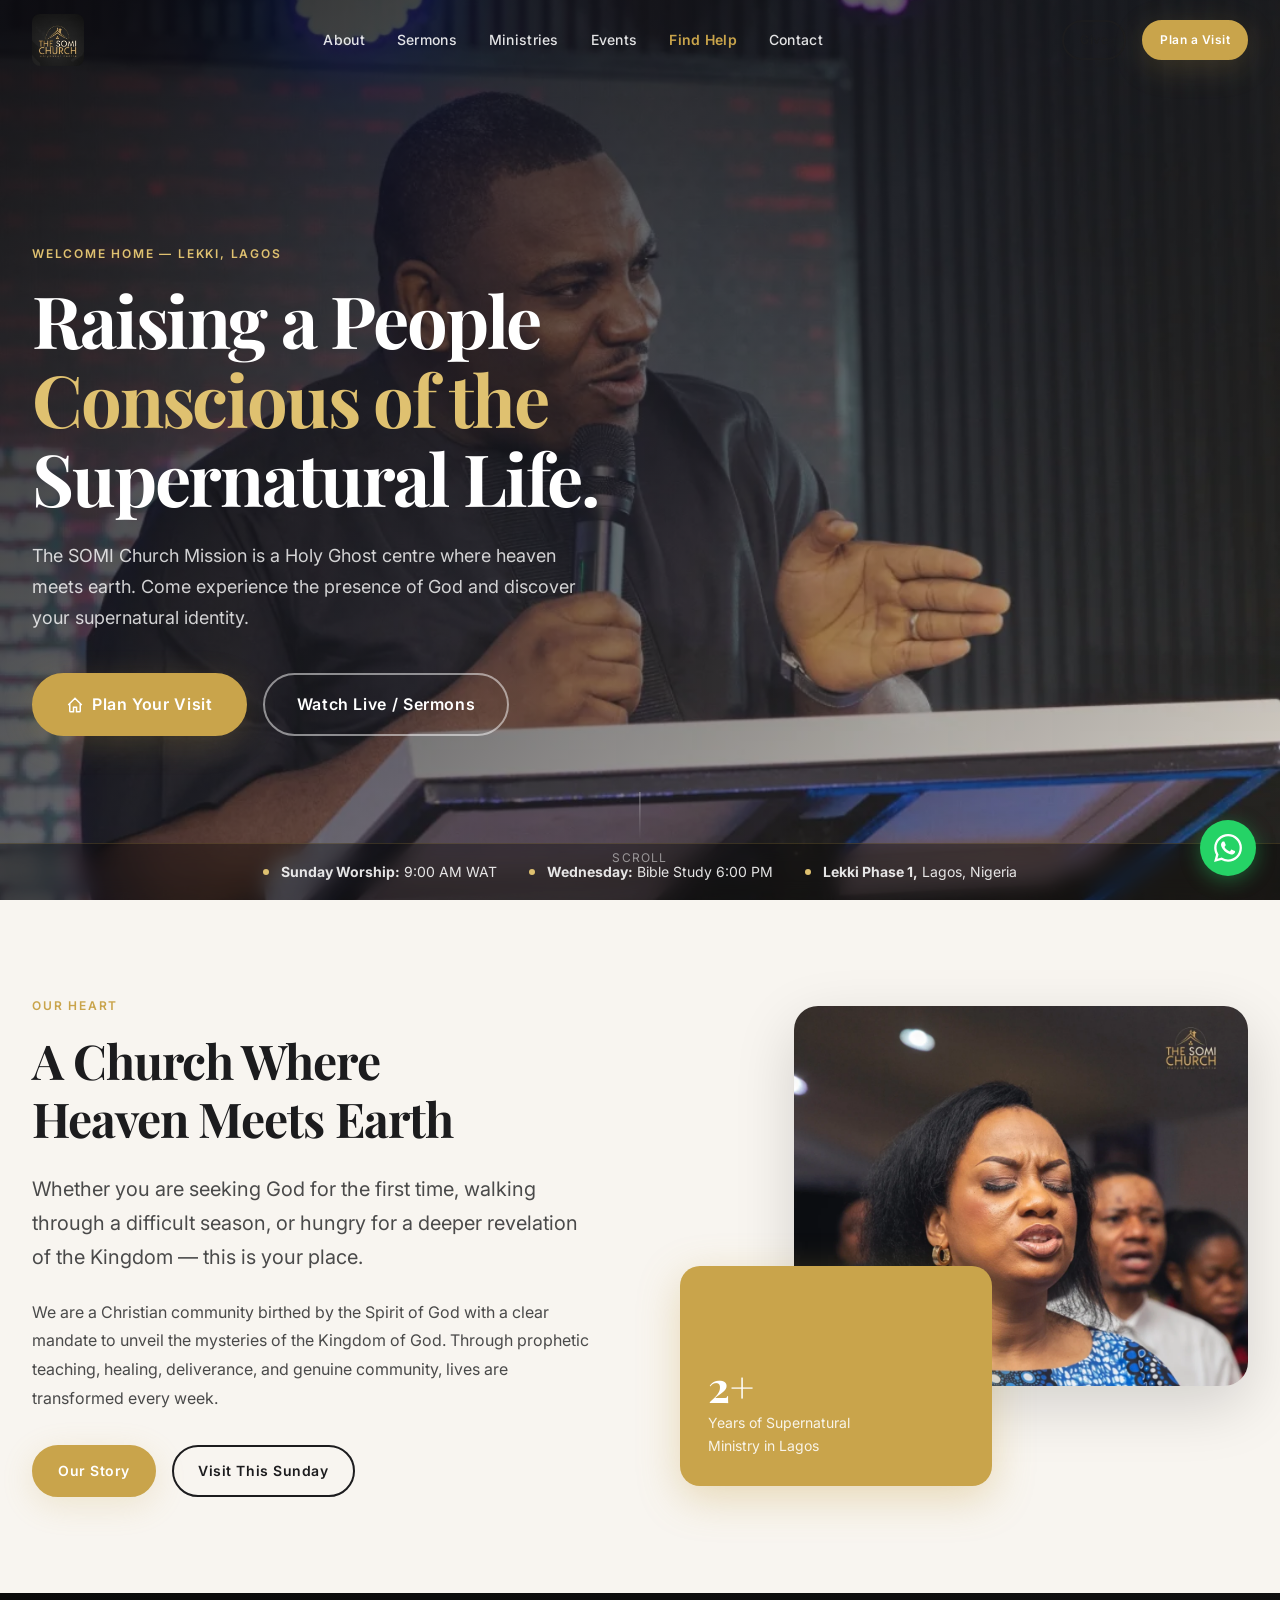
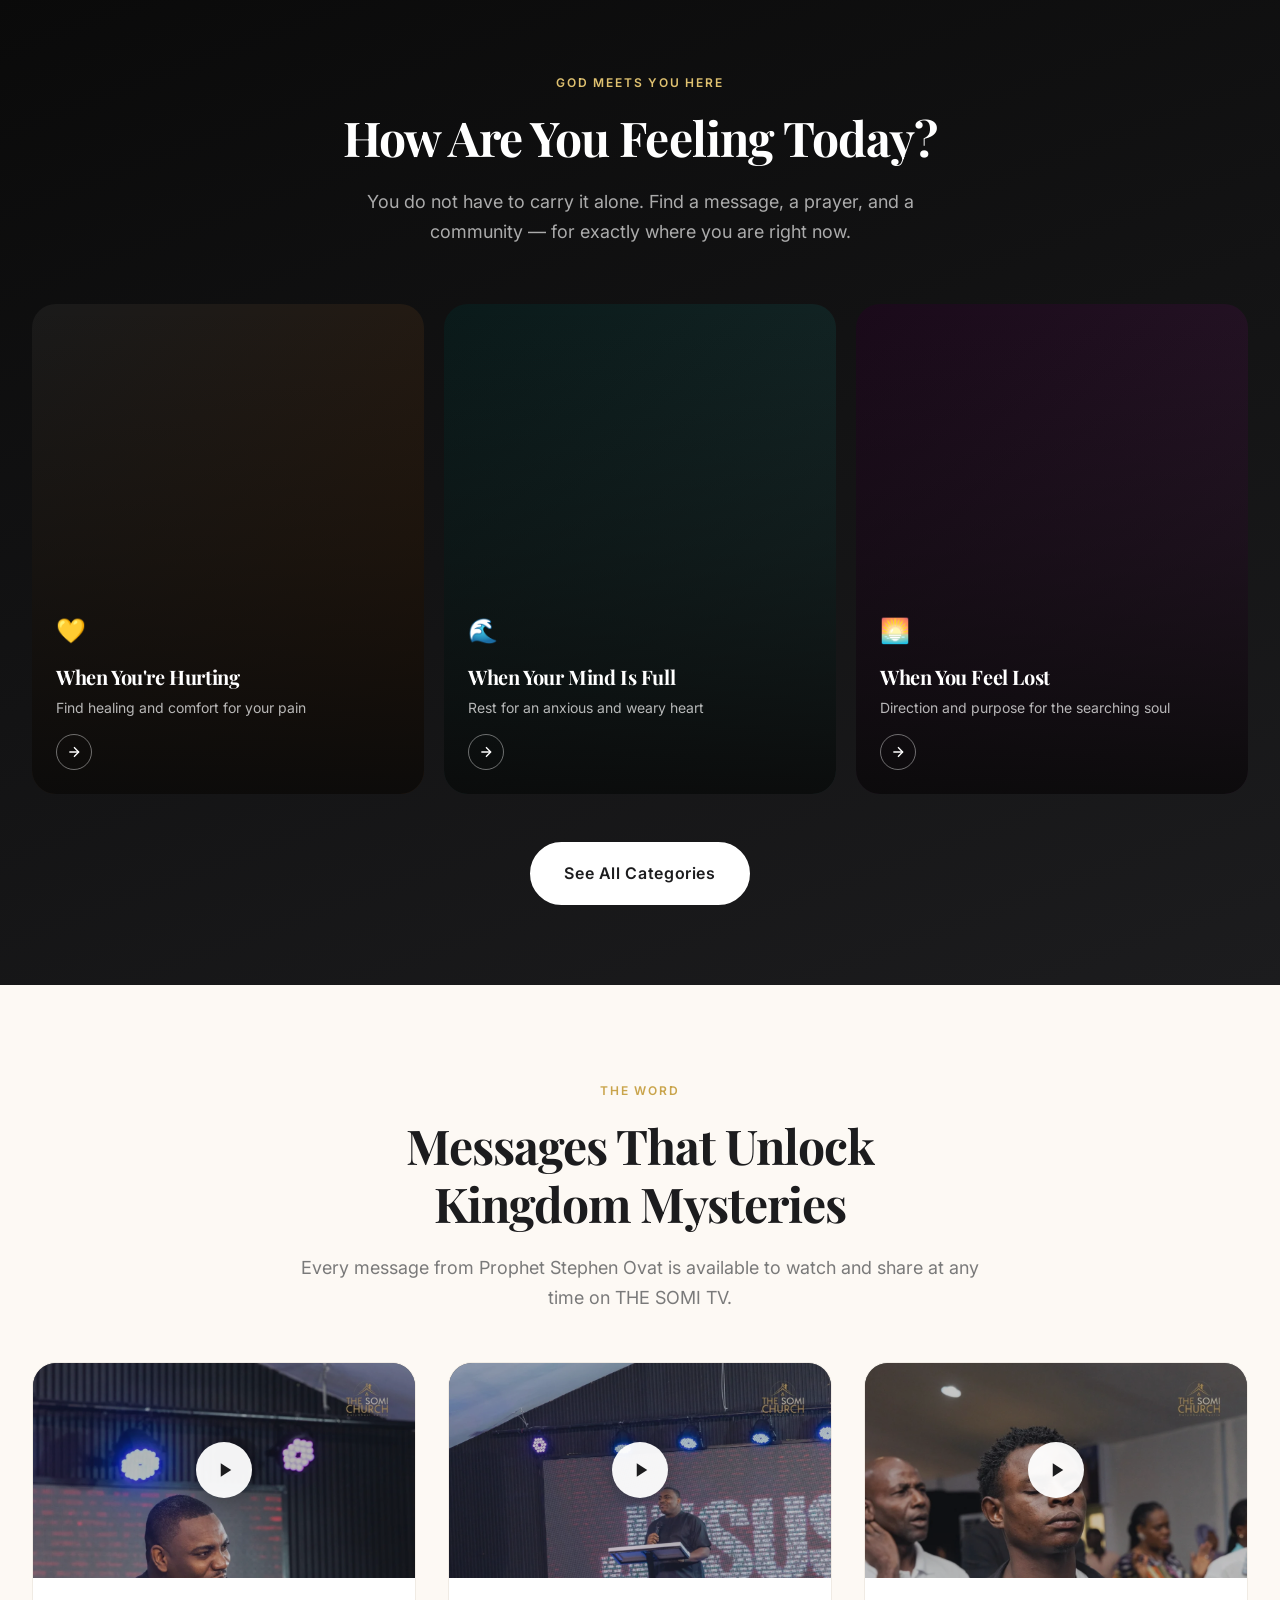
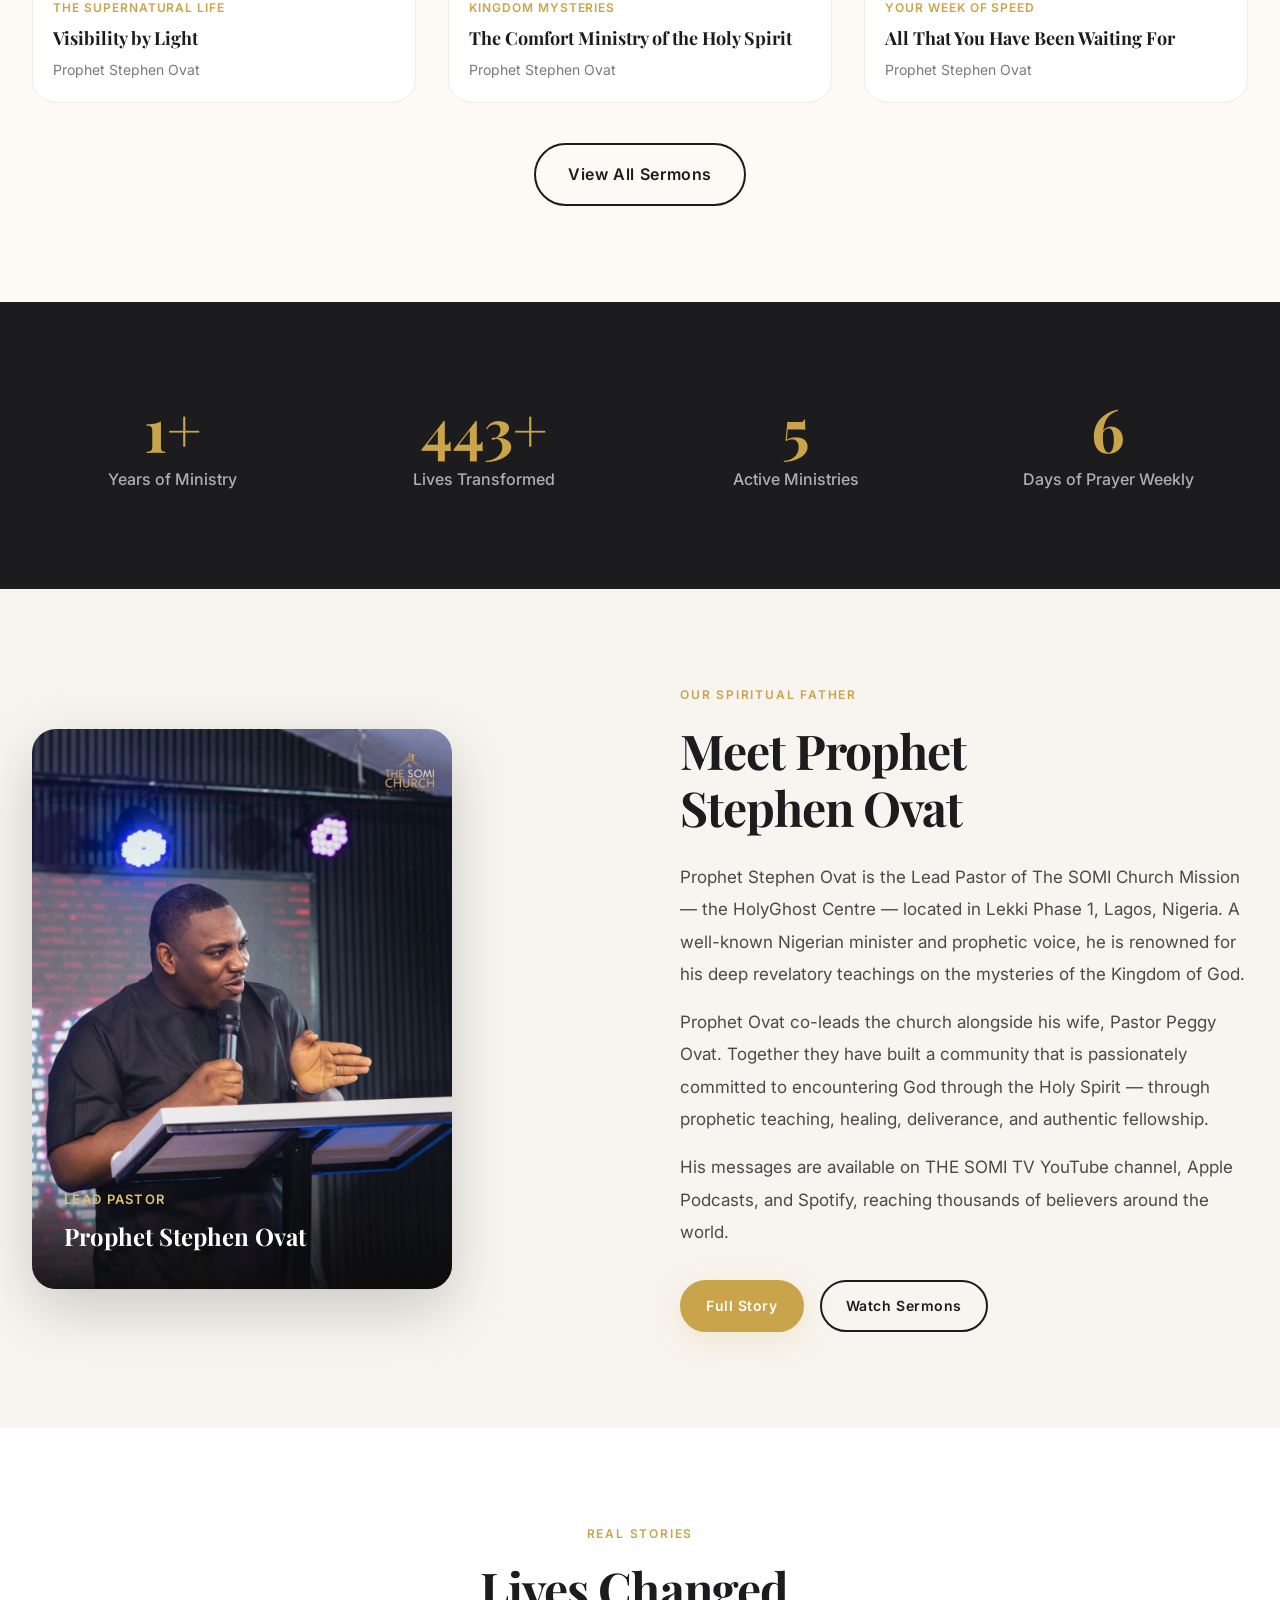
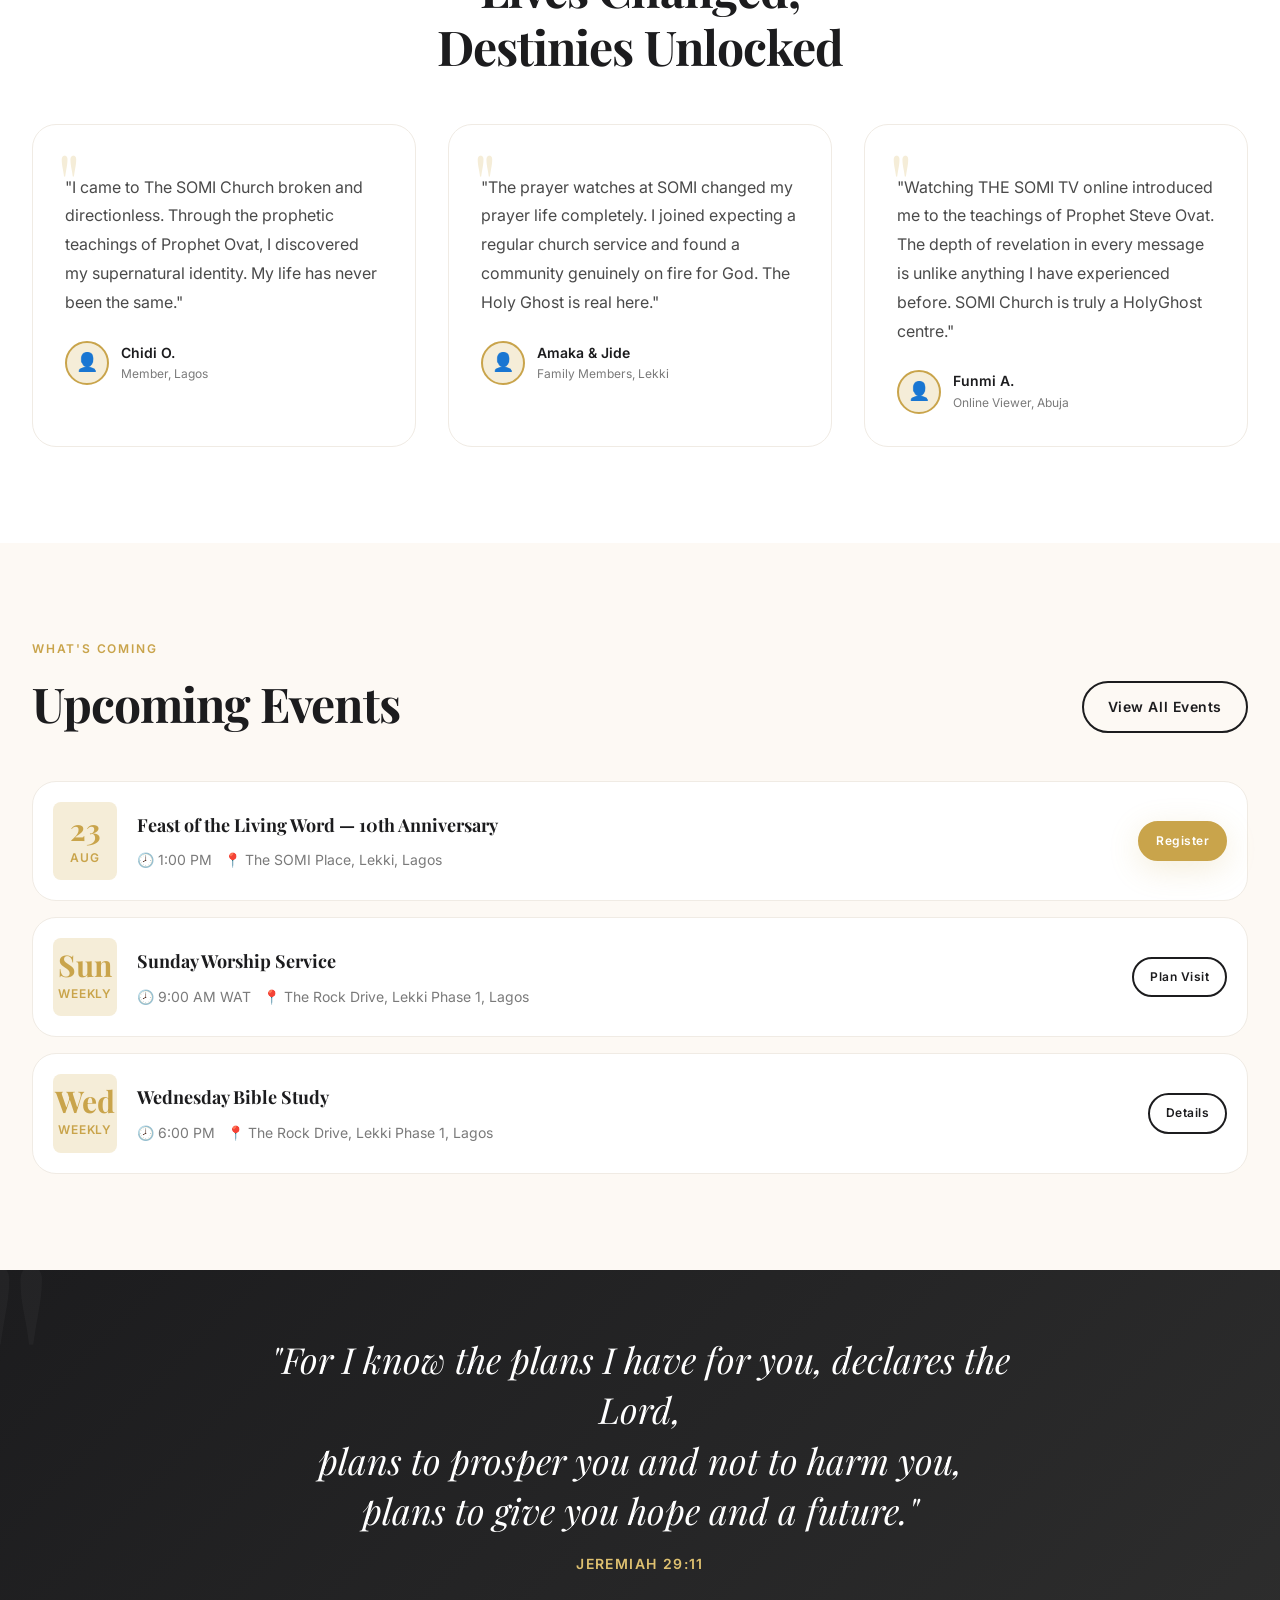
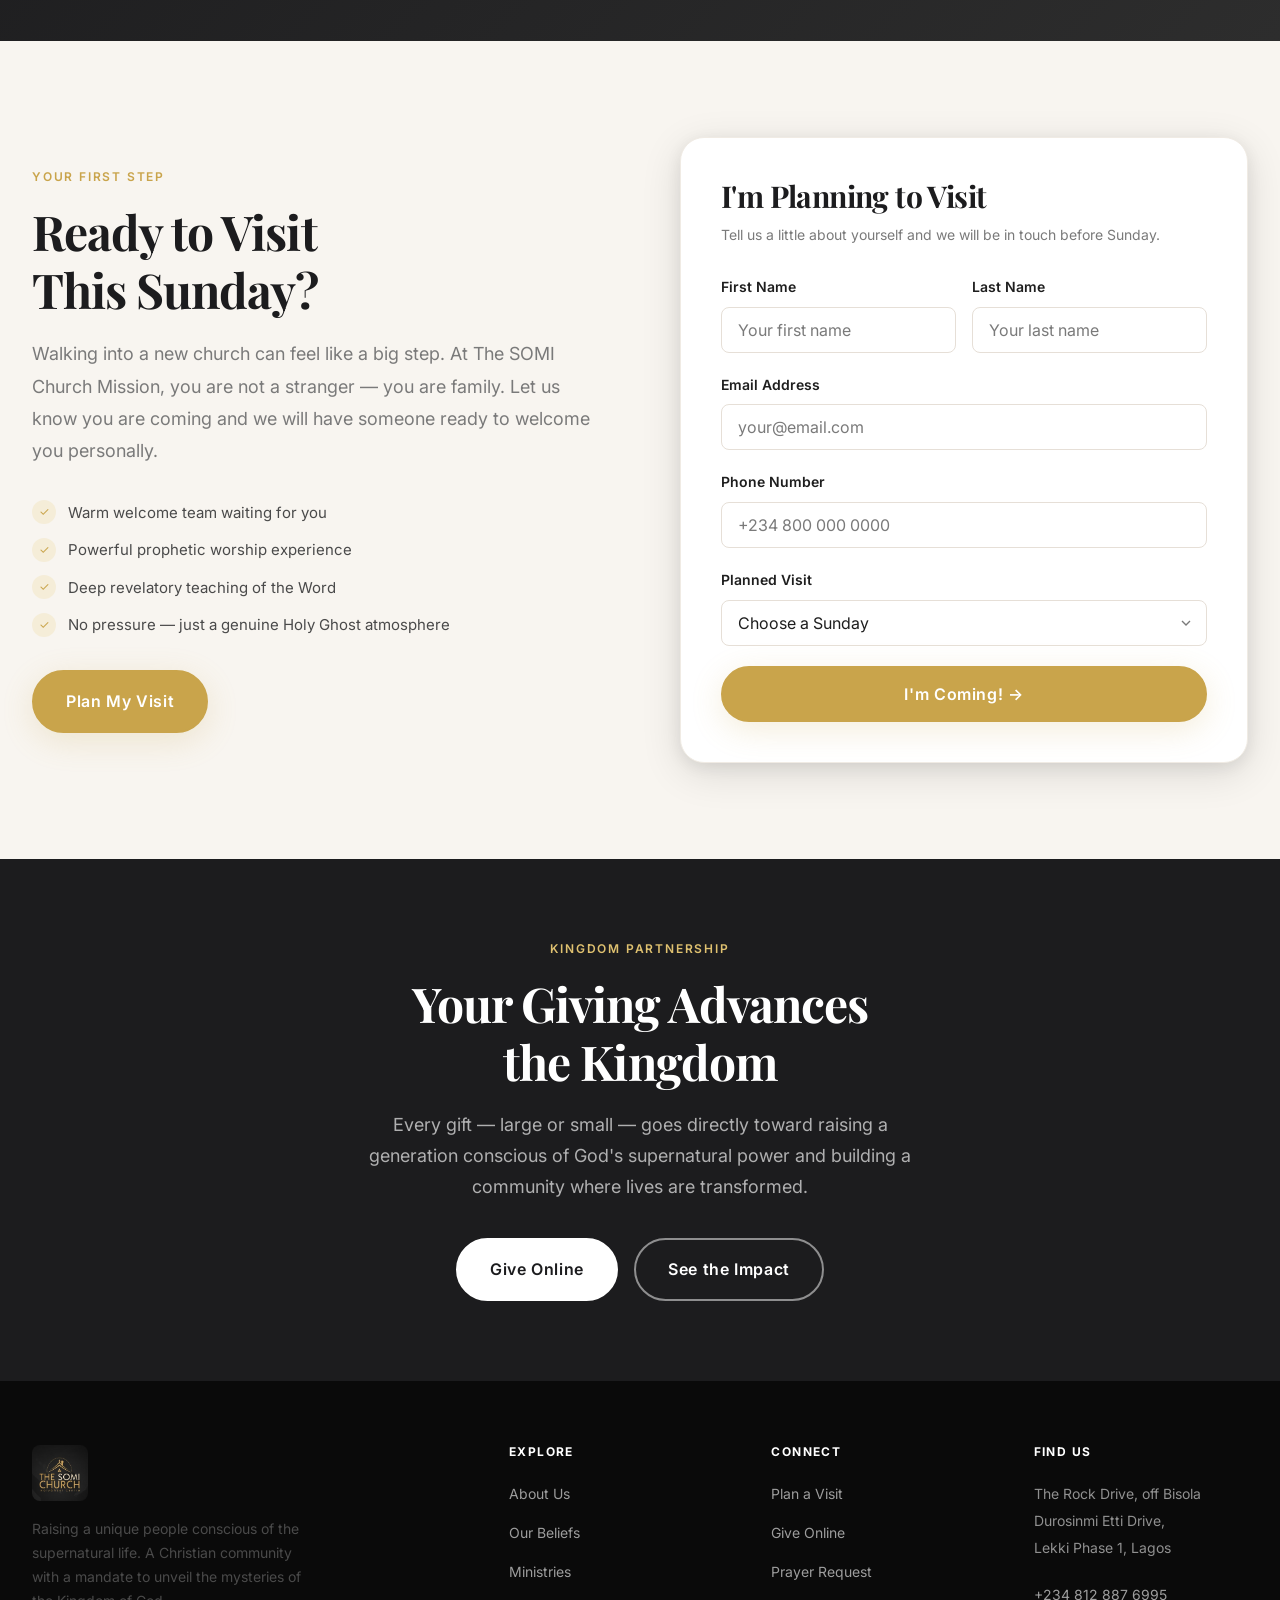
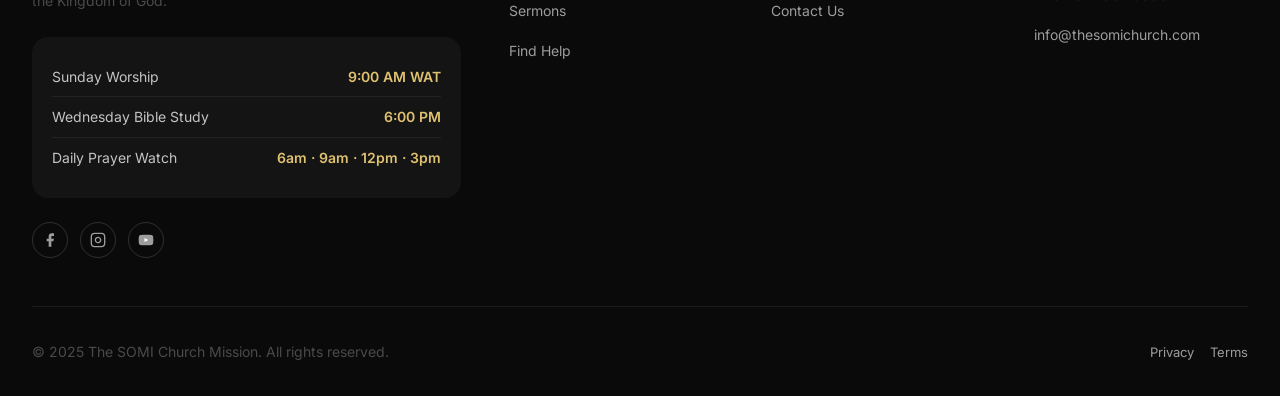
<file: index.html>
<!DOCTYPE html>
<html lang="en">
<head>
  <meta charset="UTF-8" />
  <meta name="viewport" content="width=device-width, initial-scale=1.0" />
  <meta name="description" content="The SOMI Church Mission — Raising a unique people conscious of the supernatural life. Located in Lekki Phase 1, Lagos, Nigeria. Led by Prophet Stephen Ovat." />
  <meta property="og:title" content="The SOMI Church Mission — Lagos, Nigeria" />
  <meta property="og:description" content="Raising a unique people conscious of the supernatural life. Join us this Sunday in Lekki, Lagos." />
  <meta property="og:type" content="website" />
  <link rel="icon" href="assets/logo.jpg" type="image/jpeg" />
  <title>The SOMI Church Mission — Home</title>
  <link rel="preconnect" href="https://fonts.googleapis.com" />
  <link rel="preconnect" href="https://fonts.gstatic.com" crossorigin />
  <link href="https://fonts.googleapis.com/css2?family=Playfair+Display:ital,wght@0,700;0,800;1,700&family=Inter:wght@400;500;600&display=swap" rel="stylesheet" />
  <link rel="stylesheet" href="css/style.css" />
</head>
<body>

  <!-- NAV -->
  <nav class="nav nav--transparent" id="main-nav" data-transparent="true">
    <div class="nav__inner">
      <a href="index.html" class="nav__logo">
        <img src="assets/logo.jpg" alt="The SOMI Church Mission" class="nav__logo-img" />
      </a>
      <ul class="nav__links">
        <li><a href="about.html" class="nav__link">About</a></li>
        <li><a href="sermons.html" class="nav__link">Sermons</a></li>
        <li><a href="ministries.html" class="nav__link">Ministries</a></li>
        <li><a href="events.html" class="nav__link">Events</a></li>
        <li><a href="find-help.html" class="nav__link nav__link--find-help">Find Help</a></li>
        <li><a href="contact.html" class="nav__link">Contact</a></li>
      </ul>
      <div class="nav__actions">
        <a href="give.html" class="btn btn--secondary btn--sm">Give</a>
        <a href="plan-visit.html" class="btn btn--primary btn--sm">Plan a Visit</a>
        <button class="nav__menu-btn" id="menu-btn" aria-label="Open menu">
          <span></span><span></span><span></span>
        </button>
      </div>
    </div>
  </nav>

  <!-- MOBILE NAV -->
  <div class="mobile-nav" id="mobile-nav">
    <button class="mobile-nav__close" id="mobile-nav-close">&#10005;</button>
    <ul class="mobile-nav__links">
      <li><a href="index.html" class="mobile-nav__link">Home</a></li>
      <li><a href="about.html" class="mobile-nav__link">About</a></li>
      <li><a href="sermons.html" class="mobile-nav__link">Sermons</a></li>
      <li><a href="ministries.html" class="mobile-nav__link">Ministries</a></li>
      <li><a href="events.html" class="mobile-nav__link">Events</a></li>
      <li><a href="find-help.html" class="mobile-nav__link mobile-nav__link--find-help">Find Help</a></li>
      <li><a href="plan-visit.html" class="mobile-nav__link">Plan a Visit</a></li>
      <li><a href="give.html" class="mobile-nav__link">Give</a></li>
      <li><a href="contact.html" class="mobile-nav__link">Contact</a></li>
    </ul>
  </div>

  <main>

    <!-- HERO — Full viewport video -->
    <section class="hero">
      <div class="hero__bg">
        <video autoplay muted loop playsinline class="hero__video" poster="assets/images/pastor-preaching.webp">
          <source src="assets/videos/hero-video.mp4" type="video/mp4" />
        </video>
      </div>

      <div class="hero__content">
        <span class="hero__label animate-fade-up">Welcome Home — Lekki, Lagos</span>
        <h1 class="hero__title animate-fade-up animate-fade-up--delay-1">
          Raising a People
          <span>Conscious of the</span>
          Supernatural Life.
        </h1>
        <p class="hero__subtitle animate-fade-up animate-fade-up--delay-2">
          The SOMI Church Mission is a Holy Ghost centre where heaven meets earth.
          Come experience the presence of God and discover your supernatural identity.
        </p>
        <div class="hero__actions animate-fade-up animate-fade-up--delay-3">
          <a href="plan-visit.html" class="btn btn--primary btn--lg">
            <svg viewBox="0 0 24 24" fill="none" stroke="currentColor" stroke-width="2"><path d="M3 12l9-9 9 9M5 10v10a1 1 0 001 1h4v-6h4v6h4a1 1 0 001-1V10"/></svg>
            Plan Your Visit
          </a>
          <a href="https://www.youtube.com/c/sominetworks" target="_blank" rel="noopener" class="btn btn--ghost btn--lg">
            Watch Live / Sermons
          </a>
        </div>
      </div>

      <!-- Service times bar -->
      <div class="service-bar" style="position:absolute;bottom:0;left:0;right:0;">
        <div class="service-bar__inner">
          <div class="service-bar__item">
            <div class="service-bar__dot"></div>
            <span><strong>Sunday Worship:</strong> 9:00 AM WAT</span>
          </div>
          <div class="service-bar__item">
            <div class="service-bar__dot"></div>
            <span><strong>Wednesday:</strong> Bible Study 6:00 PM</span>
          </div>
          <div class="service-bar__item">
            <div class="service-bar__dot"></div>
            <span><strong>Lekki Phase 1,</strong> Lagos, Nigeria</span>
          </div>
        </div>
      </div>

      <div class="hero__scroll">
        <div class="hero__scroll-line"></div>
        <span>Scroll</span>
      </div>
    </section>

    <!-- WELCOME SECTION -->
    <section class="section section--warm">
      <div class="container">
        <div style="display:grid;grid-template-columns:1fr 1fr;gap:80px;align-items:center;">

          <div class="reveal">
            <span class="section-header__label">Our Heart</span>
            <h2 style="margin-bottom:24px;">A Church Where<br>Heaven Meets Earth</h2>
            <p class="text-lead" style="margin-bottom:24px;">
              Whether you are seeking God for the first time, walking through a difficult season,
              or hungry for a deeper revelation of the Kingdom — this is your place.
            </p>
            <p style="margin-bottom:32px;">
              We are a Christian community birthed by the Spirit of God with a clear mandate
              to unveil the mysteries of the Kingdom of God. Through prophetic teaching, healing,
              deliverance, and genuine community, lives are transformed every week.
            </p>
            <div style="display:flex;gap:16px;flex-wrap:wrap;">
              <a href="about.html" class="btn btn--primary">Our Story</a>
              <a href="plan-visit.html" class="btn btn--secondary">Visit This Sunday</a>
            </div>
          </div>

          <!-- Photo card stack -->
          <div class="reveal" style="position:relative;height:480px;">
            <div style="position:absolute;top:0;right:0;width:80%;height:380px;border-radius:24px;overflow:hidden;box-shadow:0 20px 60px rgba(0,0,0,0.15);">
              <img src="assets/images/worship-1.webp" alt="Worship at The SOMI Church Mission"
                style="width:100%;height:100%;object-fit:cover;object-position:top center;" />
            </div>
            <div style="position:absolute;bottom:0;left:0;width:55%;height:220px;background:var(--color-accent);border-radius:20px;display:flex;flex-direction:column;align-items:flex-start;justify-content:flex-end;padding:28px;box-shadow:0 12px 40px rgba(201,164,75,0.35);">
              <div style="font-family:'Playfair Display',serif;font-size:42px;font-weight:700;color:white;line-height:1;">2+</div>
              <div style="font-size:14px;color:rgba(255,255,255,0.88);margin-top:4px;">Years of Supernatural<br>Ministry in Lagos</div>
            </div>
          </div>

        </div>
      </div>
    </section>

    <!-- FIND HELP -->
    <section class="section" style="background:linear-gradient(160deg,#0A0A0A 0%,#1C1C1E 100%);padding:80px 0;">
      <div class="container">
        <div style="text-align:center;max-width:640px;margin:0 auto 56px;">
          <span class="section-header__label" style="color:var(--color-accent-light);">God Meets You Here</span>
          <h2 style="color:white;margin-bottom:20px;">How Are You Feeling Today?</h2>
          <p style="color:rgba(255,255,255,0.65);font-size:18px;line-height:1.7;">
            You do not have to carry it alone. Find a message, a prayer, and a community — for exactly where you are right now.
          </p>
        </div>

        <div style="display:grid;grid-template-columns:repeat(3,1fr);gap:20px;margin-bottom:48px;">

          <a href="find-help.html" class="help-card" style="text-decoration:none;">
            <div class="help-card__bg" style="background:linear-gradient(135deg,#1a1a1a 0%,#2d1a0a 100%);"></div>
            <div class="help-card__overlay"></div>
            <div class="help-card__content">
              <span class="help-card__icon">&#x1F49B;</span>
              <h3 class="help-card__title">When You're Hurting</h3>
              <p class="help-card__sub">Find healing and comfort for your pain</p>
              <div class="help-card__arrow">
                <svg viewBox="0 0 24 24" stroke-width="2"><line x1="5" y1="12" x2="19" y2="12"/><polyline points="12 5 19 12 12 19"/></svg>
              </div>
            </div>
          </a>

          <a href="find-help.html" class="help-card" style="text-decoration:none;">
            <div class="help-card__bg" style="background:linear-gradient(135deg,#0a1a1a 0%,#1a2d2d 100%);"></div>
            <div class="help-card__overlay"></div>
            <div class="help-card__content">
              <span class="help-card__icon">&#x1F30A;</span>
              <h3 class="help-card__title">When Your Mind Is Full</h3>
              <p class="help-card__sub">Rest for an anxious and weary heart</p>
              <div class="help-card__arrow">
                <svg viewBox="0 0 24 24" stroke-width="2"><line x1="5" y1="12" x2="19" y2="12"/><polyline points="12 5 19 12 12 19"/></svg>
              </div>
            </div>
          </a>

          <a href="find-help.html" class="help-card" style="text-decoration:none;">
            <div class="help-card__bg" style="background:linear-gradient(135deg,#1a0a1a 0%,#2d1a2d 100%);"></div>
            <div class="help-card__overlay"></div>
            <div class="help-card__content">
              <span class="help-card__icon">&#x1F305;</span>
              <h3 class="help-card__title">When You Feel Lost</h3>
              <p class="help-card__sub">Direction and purpose for the searching soul</p>
              <div class="help-card__arrow">
                <svg viewBox="0 0 24 24" stroke-width="2"><line x1="5" y1="12" x2="19" y2="12"/><polyline points="12 5 19 12 12 19"/></svg>
              </div>
            </div>
          </a>

        </div>
        <div style="text-align:center;">
          <a href="find-help.html" class="btn btn--white btn--lg">See All Categories</a>
        </div>
      </div>
    </section>

    <!-- LATEST SERMONS -->
    <section class="section section--cream">
      <div class="container">
        <div class="section-header section-header--center reveal">
          <span class="section-header__label">The Word</span>
          <h2 class="section-header__title">Messages That Unlock<br>Kingdom Mysteries</h2>
          <p class="section-header__desc">Every message from Prophet Stephen Ovat is available to watch and share at any time on THE SOMI TV.</p>
        </div>

        <div class="grid grid-3 reveal">

          <div class="sermon-card">
            <div class="sermon-card__thumb">
              <img src="assets/images/pastor-preaching.webp" alt="Prophet Stephen Ovat Preaching" />
              <div class="sermon-card__play">
                <a href="https://www.youtube.com/c/sominetworks" target="_blank" rel="noopener" class="sermon-card__play-btn" aria-label="Watch on YouTube">
                  <svg width="18" height="18" viewBox="0 0 24 24"><polygon points="5 3 19 12 5 21 5 3"/></svg>
                </a>
              </div>
            </div>
            <div class="sermon-card__body">
              <div class="sermon-card__series">The Supernatural Life</div>
              <div class="sermon-card__title">Visibility by Light</div>
              <div class="sermon-card__speaker">Prophet Stephen Ovat</div>
            </div>
          </div>

          <div class="sermon-card">
            <div class="sermon-card__thumb">
              <img src="assets/images/pastor-outdoor.webp" alt="Prophet Stephen Ovat at outdoor service" style="object-position:top center;" />
              <div class="sermon-card__play">
                <a href="https://www.youtube.com/c/sominetworks" target="_blank" rel="noopener" class="sermon-card__play-btn" aria-label="Watch on YouTube">
                  <svg width="18" height="18" viewBox="0 0 24 24"><polygon points="5 3 19 12 5 21 5 3"/></svg>
                </a>
              </div>
            </div>
            <div class="sermon-card__body">
              <div class="sermon-card__series">Kingdom Mysteries</div>
              <div class="sermon-card__title">The Comfort Ministry of the Holy Spirit</div>
              <div class="sermon-card__speaker">Prophet Stephen Ovat</div>
            </div>
          </div>

          <div class="sermon-card">
            <div class="sermon-card__thumb">
              <img src="assets/images/worship-2.webp" alt="Congregation worshipping at SOMI Church" style="object-position:top center;" />
              <div class="sermon-card__play">
                <a href="https://www.youtube.com/c/sominetworks" target="_blank" rel="noopener" class="sermon-card__play-btn" aria-label="Watch on YouTube">
                  <svg width="18" height="18" viewBox="0 0 24 24"><polygon points="5 3 19 12 5 21 5 3"/></svg>
                </a>
              </div>
            </div>
            <div class="sermon-card__body">
              <div class="sermon-card__series">Your Week of Speed</div>
              <div class="sermon-card__title">All That You Have Been Waiting For</div>
              <div class="sermon-card__speaker">Prophet Stephen Ovat</div>
            </div>
          </div>

        </div>

        <div style="text-align:center;margin-top:40px;" class="reveal">
          <a href="sermons.html" class="btn btn--secondary btn--lg">View All Sermons</a>
        </div>
      </div>
    </section>

    <!-- STATISTICS -->
    <section class="section" style="background:var(--color-primary);padding:64px 0;">
      <div class="container">
        <div class="grid grid-4">
          <div class="stat-card reveal">
            <div class="stat-card__number" data-count="2" data-suffix="+">2+</div>
            <div class="stat-card__label" style="color:rgba(255,255,255,0.65);">Years of Ministry</div>
          </div>
          <div class="stat-card reveal">
            <div class="stat-card__number" data-count="500" data-suffix="+">500+</div>
            <div class="stat-card__label" style="color:rgba(255,255,255,0.65);">Lives Transformed</div>
          </div>
          <div class="stat-card reveal">
            <div class="stat-card__number" data-count="6" data-suffix="">6</div>
            <div class="stat-card__label" style="color:rgba(255,255,255,0.65);">Active Ministries</div>
          </div>
          <div class="stat-card reveal">
            <div class="stat-card__number" data-count="7" data-suffix="">7</div>
            <div class="stat-card__label" style="color:rgba(255,255,255,0.65);">Days of Prayer Weekly</div>
          </div>
        </div>
      </div>
    </section>

    <!-- ABOUT THE PASTOR -->
    <section class="section section--warm">
      <div class="container">
        <div style="display:grid;grid-template-columns:1fr 1fr;gap:80px;align-items:center;">

          <div class="reveal" style="border-radius:24px;overflow:hidden;position:relative;box-shadow:0 20px 60px rgba(0,0,0,0.18);aspect-ratio:3/4;max-height:560px;">
            <img src="assets/images/pastor-preaching.webp" alt="Prophet Stephen Ovat — Lead Pastor"
              style="width:100%;height:100%;object-fit:cover;object-position:top center;" />
            <div style="position:absolute;bottom:0;left:0;right:0;background:linear-gradient(to top,rgba(10,10,10,0.85),transparent);padding:32px;">
              <div style="color:var(--color-accent-light);font-size:13px;font-weight:600;letter-spacing:0.1em;text-transform:uppercase;margin-bottom:6px;">Lead Pastor</div>
              <div style="color:white;font-family:'Playfair Display',serif;font-size:24px;font-weight:700;">Prophet Stephen Ovat</div>
            </div>
          </div>

          <div class="reveal">
            <span class="section-header__label">Our Spiritual Father</span>
            <h2 style="margin-bottom:24px;">Meet Prophet<br>Stephen Ovat</h2>
            <p style="font-size:17px;line-height:1.9;color:var(--color-text-soft);margin-bottom:16px;">
              Prophet Stephen Ovat is the Lead Pastor of The SOMI Church Mission — the HolyGhost Centre —
              located in Lekki Phase 1, Lagos, Nigeria. A well-known Nigerian minister and prophetic voice,
              he is renowned for his deep revelatory teachings on the mysteries of the Kingdom of God.
            </p>
            <p style="font-size:17px;line-height:1.9;color:var(--color-text-soft);margin-bottom:16px;">
              Prophet Ovat co-leads the church alongside his wife, Pastor Peggy Ovat. Together they have built
              a community that is passionately committed to encountering God through the Holy Spirit —
              through prophetic teaching, healing, deliverance, and authentic fellowship.
            </p>
            <p style="font-size:17px;line-height:1.9;color:var(--color-text-soft);margin-bottom:32px;">
              His messages are available on THE SOMI TV YouTube channel, Apple Podcasts, and Spotify,
              reaching thousands of believers around the world.
            </p>
            <div style="display:flex;gap:16px;flex-wrap:wrap;">
              <a href="about.html" class="btn btn--primary">Full Story</a>
              <a href="https://www.youtube.com/c/sominetworks" target="_blank" rel="noopener" class="btn btn--secondary">Watch Sermons</a>
            </div>
          </div>

        </div>
      </div>
    </section>

    <!-- TESTIMONIALS -->
    <section class="section">
      <div class="container">
        <div class="section-header section-header--center reveal">
          <span class="section-header__label">Real Stories</span>
          <h2 class="section-header__title">Lives Changed,<br>Destinies Unlocked</h2>
        </div>
        <div class="grid grid-3 reveal">

          <div class="testimonial">
            <p class="testimonial__text">
              "I came to The SOMI Church broken and directionless. Through the prophetic teachings of Prophet Ovat,
              I discovered my supernatural identity. My life has never been the same."
            </p>
            <div class="testimonial__author">
              <div class="testimonial__avatar-placeholder">&#x1F464;</div>
              <div>
                <div class="testimonial__name">Chidi O.</div>
                <div class="testimonial__role">Member, Lagos</div>
              </div>
            </div>
          </div>

          <div class="testimonial">
            <p class="testimonial__text">
              "The prayer watches at SOMI changed my prayer life completely. I joined expecting a regular church service
              and found a community genuinely on fire for God. The Holy Ghost is real here."
            </p>
            <div class="testimonial__author">
              <div class="testimonial__avatar-placeholder">&#x1F464;</div>
              <div>
                <div class="testimonial__name">Amaka &amp; Jide</div>
                <div class="testimonial__role">Family Members, Lekki</div>
              </div>
            </div>
          </div>

          <div class="testimonial">
            <p class="testimonial__text">
              "Watching THE SOMI TV online introduced me to the teachings of Prophet Steve Ovat.
              The depth of revelation in every message is unlike anything I have experienced before.
              SOMI Church is truly a HolyGhost centre."
            </p>
            <div class="testimonial__author">
              <div class="testimonial__avatar-placeholder">&#x1F464;</div>
              <div>
                <div class="testimonial__name">Funmi A.</div>
                <div class="testimonial__role">Online Viewer, Abuja</div>
              </div>
            </div>
          </div>

        </div>
      </div>
    </section>

    <!-- UPCOMING EVENTS -->
    <section class="section section--cream">
      <div class="container">
        <div style="display:flex;justify-content:space-between;align-items:flex-end;margin-bottom:48px;" class="reveal">
          <div>
            <span class="section-header__label">What's Coming</span>
            <h2>Upcoming Events</h2>
          </div>
          <a href="events.html" class="btn btn--secondary">View All Events</a>
        </div>
        <div style="display:flex;flex-direction:column;gap:16px;" class="reveal">

          <div class="event-card" data-category="celebration">
            <div class="event-card__date">
              <div class="event-card__day">23</div>
              <div class="event-card__month">Aug</div>
            </div>
            <div class="event-card__body">
              <div class="event-card__title">Feast of the Living Word — 10th Anniversary</div>
              <div class="event-card__meta">
                <span>&#x1F557; 1:00 PM</span>
                <span>&#x1F4CD; The SOMI Place, Lekki, Lagos</span>
              </div>
            </div>
            <a href="events.html" class="btn btn--primary btn--sm" style="flex-shrink:0;align-self:center;">Register</a>
          </div>

          <div class="event-card" data-category="prayer">
            <div class="event-card__date">
              <div class="event-card__day">Sun</div>
              <div class="event-card__month">Weekly</div>
            </div>
            <div class="event-card__body">
              <div class="event-card__title">Sunday Worship Service</div>
              <div class="event-card__meta">
                <span>&#x1F557; 9:00 AM WAT</span>
                <span>&#x1F4CD; The Rock Drive, Lekki Phase 1, Lagos</span>
              </div>
            </div>
            <a href="plan-visit.html" class="btn btn--secondary btn--sm" style="flex-shrink:0;align-self:center;">Plan Visit</a>
          </div>

          <div class="event-card" data-category="prayer">
            <div class="event-card__date">
              <div class="event-card__day">Wed</div>
              <div class="event-card__month">Weekly</div>
            </div>
            <div class="event-card__body">
              <div class="event-card__title">Wednesday Bible Study</div>
              <div class="event-card__meta">
                <span>&#x1F557; 6:00 PM</span>
                <span>&#x1F4CD; The Rock Drive, Lekki Phase 1, Lagos</span>
              </div>
            </div>
            <a href="contact.html" class="btn btn--secondary btn--sm" style="flex-shrink:0;align-self:center;">Details</a>
          </div>

        </div>
      </div>
    </section>

    <!-- SCRIPTURE BANNER -->
    <div class="scripture-banner">
      <p class="scripture-banner__text">
        "For I know the plans I have for you, declares the Lord,<br>
        plans to prosper you and not to harm you,<br>
        plans to give you hope and a future."
      </p>
      <p class="scripture-banner__ref">Jeremiah 29:11</p>
    </div>

    <!-- PLAN YOUR VISIT CTA -->
    <section class="section section--warm">
      <div class="container">
        <div style="display:grid;grid-template-columns:1fr 1fr;gap:80px;align-items:center;" class="reveal">
          <div>
            <span class="section-header__label">Your First Step</span>
            <h2 style="margin-bottom:20px;">Ready to Visit<br>This Sunday?</h2>
            <p style="font-size:18px;line-height:1.8;color:var(--color-muted);margin-bottom:32px;">
              Walking into a new church can feel like a big step. At The SOMI Church Mission,
              you are not a stranger — you are family. Let us know you are coming and we will
              have someone ready to welcome you personally.
            </p>
            <ul style="display:flex;flex-direction:column;gap:12px;margin-bottom:32px;">
              <li style="display:flex;gap:12px;align-items:center;font-size:15px;color:var(--color-text-soft);">
                <span style="width:24px;height:24px;background:var(--color-accent-subtle);border-radius:50%;display:flex;align-items:center;justify-content:center;color:var(--color-accent);font-size:12px;flex-shrink:0;">&#10003;</span>
                Warm welcome team waiting for you
              </li>
              <li style="display:flex;gap:12px;align-items:center;font-size:15px;color:var(--color-text-soft);">
                <span style="width:24px;height:24px;background:var(--color-accent-subtle);border-radius:50%;display:flex;align-items:center;justify-content:center;color:var(--color-accent);font-size:12px;flex-shrink:0;">&#10003;</span>
                Powerful prophetic worship experience
              </li>
              <li style="display:flex;gap:12px;align-items:center;font-size:15px;color:var(--color-text-soft);">
                <span style="width:24px;height:24px;background:var(--color-accent-subtle);border-radius:50%;display:flex;align-items:center;justify-content:center;color:var(--color-accent);font-size:12px;flex-shrink:0;">&#10003;</span>
                Deep revelatory teaching of the Word
              </li>
              <li style="display:flex;gap:12px;align-items:center;font-size:15px;color:var(--color-text-soft);">
                <span style="width:24px;height:24px;background:var(--color-accent-subtle);border-radius:50%;display:flex;align-items:center;justify-content:center;color:var(--color-accent);font-size:12px;flex-shrink:0;">&#10003;</span>
                No pressure — just a genuine Holy Ghost atmosphere
              </li>
            </ul>
            <a href="plan-visit.html" class="btn btn--primary btn--lg">Plan My Visit</a>
          </div>

          <!-- Quick visit form -->
          <div style="background:white;border-radius:24px;padding:40px;box-shadow:var(--shadow-lg);border:1px solid var(--color-border-light);">
            <h3 style="margin-bottom:8px;">I'm Planning to Visit</h3>
            <p style="font-size:14px;color:var(--color-muted);margin-bottom:28px;">Tell us a little about yourself and we will be in touch before Sunday.</p>
            <form id="visit-form">
              <div class="form-row">
                <div class="form-group">
                  <label class="form-label" for="visit-fname">First Name</label>
                  <input type="text" id="visit-fname" class="form-input" placeholder="Your first name" required />
                </div>
                <div class="form-group">
                  <label class="form-label" for="visit-lname">Last Name</label>
                  <input type="text" id="visit-lname" class="form-input" placeholder="Your last name" />
                </div>
              </div>
              <div class="form-group">
                <label class="form-label" for="visit-email">Email Address</label>
                <input type="email" id="visit-email" class="form-input" placeholder="your@email.com" required />
              </div>
              <div class="form-group">
                <label class="form-label" for="visit-phone">Phone Number</label>
                <input type="tel" id="visit-phone" class="form-input" placeholder="+234 800 000 0000" />
              </div>
              <div class="form-group">
                <label class="form-label" for="visit-date">Planned Visit</label>
                <select id="visit-date" class="form-select">
                  <option value="">Choose a Sunday</option>
                  <option>This Sunday</option>
                  <option>Next Sunday</option>
                  <option>In Two Weeks</option>
                  <option>Not Sure Yet</option>
                </select>
              </div>
              <button type="submit" class="btn btn--primary btn--full btn--lg">
                I'm Coming! &#8594;
              </button>
            </form>
          </div>

        </div>
      </div>
    </section>

    <!-- GIVE SECTION -->
    <section class="section" style="background:var(--color-primary);padding:80px 0;text-align:center;">
      <div class="container">
        <div class="reveal" style="max-width:560px;margin:0 auto;">
          <span class="section-header__label" style="color:var(--color-accent-light);">Kingdom Partnership</span>
          <h2 style="color:white;margin-bottom:20px;">Your Giving Advances<br>the Kingdom</h2>
          <p style="color:rgba(255,255,255,0.65);font-size:18px;line-height:1.7;margin-bottom:36px;">
            Every gift — large or small — goes directly toward raising a generation conscious of
            God's supernatural power and building a community where lives are transformed.
          </p>
          <div style="display:flex;gap:16px;justify-content:center;flex-wrap:wrap;">
            <a href="give.html" class="btn btn--white btn--lg">Give Online</a>
            <a href="give.html" class="btn btn--ghost btn--lg">See the Impact</a>
          </div>
        </div>
      </div>
    </section>

  </main>

  <!-- FOOTER -->
  <footer class="footer">
    <div class="container">
      <div class="footer__grid">
        <div class="footer__brand">
          <a href="index.html" class="footer__logo">
            <img src="assets/logo.jpg" alt="The SOMI Church Mission" class="footer__logo-img" />
          </a>
          <p class="footer__tagline">Raising a unique people conscious of the supernatural life. A Christian community with a mandate to unveil the mysteries of the Kingdom of God.</p>
          <div class="footer__service-times">
            <div class="footer__service-time"><span>Sunday Worship</span><span>9:00 AM WAT</span></div>
            <div class="footer__service-time"><span>Wednesday Bible Study</span><span>6:00 PM</span></div>
            <div class="footer__service-time"><span>Daily Prayer Watch</span><span>6am · 9am · 12pm · 3pm</span></div>
          </div>
          <div class="footer__socials mt-6">
            <a href="https://www.facebook.com/thesomichurch/" class="footer__social" aria-label="Facebook" target="_blank" rel="noopener">
              <svg viewBox="0 0 24 24" width="16" height="16" fill="currentColor"><path d="M18 2h-3a5 5 0 00-5 5v3H7v4h3v8h4v-8h3l1-4h-4V7a1 1 0 011-1h3z"/></svg>
            </a>
            <a href="https://www.instagram.com/thesomichurch/" class="footer__social" aria-label="Instagram" target="_blank" rel="noopener">
              <svg viewBox="0 0 24 24" width="16" height="16" fill="none" stroke="currentColor" stroke-width="2"><rect x="2" y="2" width="20" height="20" rx="5" ry="5"/><path d="M16 11.37A4 4 0 1112.63 8 4 4 0 0116 11.37z"/><line x1="17.5" y1="6.5" x2="17.51" y2="6.5"/></svg>
            </a>
            <a href="https://www.youtube.com/c/sominetworks" class="footer__social" aria-label="YouTube" target="_blank" rel="noopener">
              <svg viewBox="0 0 24 24" width="16" height="16" fill="currentColor"><path d="M22.54 6.42a2.78 2.78 0 00-1.95-1.96C18.88 4 12 4 12 4s-6.88 0-8.59.46a2.78 2.78 0 00-1.95 1.96A29 29 0 001 12a29 29 0 00.46 5.58A2.78 2.78 0 003.41 19.6C5.12 20 12 20 12 20s6.88 0 8.59-.46a2.78 2.78 0 001.95-1.95A29 29 0 0023 12a29 29 0 00-.46-5.58z"/><polygon points="9.75 15.02 15.5 12 9.75 8.98 9.75 15.02" fill="white"/></svg>
            </a>
          </div>
        </div>
        <div>
          <h4 class="footer__col-title">Explore</h4>
          <ul class="footer__links">
            <li><a href="about.html" class="footer__link">About Us</a></li>
            <li><a href="beliefs.html" class="footer__link">Our Beliefs</a></li>
            <li><a href="ministries.html" class="footer__link">Ministries</a></li>
            <li><a href="sermons.html" class="footer__link">Sermons</a></li>
            <li><a href="find-help.html" class="footer__link">Find Help</a></li>
          </ul>
        </div>
        <div>
          <h4 class="footer__col-title">Connect</h4>
          <ul class="footer__links">
            <li><a href="plan-visit.html" class="footer__link">Plan a Visit</a></li>
            <li><a href="give.html" class="footer__link">Give Online</a></li>
            <li><a href="contact.html" class="footer__link">Prayer Request</a></li>
            <li><a href="contact.html" class="footer__link">Contact Us</a></li>
          </ul>
        </div>
        <div>
          <h4 class="footer__col-title">Find Us</h4>
          <ul class="footer__links">
            <li><span class="footer__link" style="cursor:default;color:rgba(255,255,255,0.55);line-height:1.8;">The Rock Drive, off Bisola<br>Durosinmi Etti Drive,<br>Lekki Phase 1, Lagos</span></li>
            <li style="margin-top:8px;"><a href="tel:+2348128876995" class="footer__link">+234 812 887 6995</a></li>
            <li><a href="mailto:info@thesomichurch.com" class="footer__link">info@thesomichurch.com</a></li>
          </ul>
        </div>
      </div>
      <div class="footer__bottom">
        <p>&#169; 2025 The SOMI Church Mission. All rights reserved.</p>
        <div style="display:flex;gap:16px;">
          <a href="#" class="footer__link" style="font-size:13px;">Privacy</a>
          <a href="#" class="footer__link" style="font-size:13px;">Terms</a>
        </div>
      </div>
    </div>
  </footer>

  <!-- WhatsApp Float -->
  <a href="https://wa.me/2348128876995" class="whatsapp-float" target="_blank" rel="noopener" aria-label="Chat on WhatsApp">
    <svg viewBox="0 0 24 24" xmlns="http://www.w3.org/2000/svg"><path d="M17.472 14.382c-.297-.149-1.758-.867-2.03-.967-.273-.099-.471-.148-.67.15-.197.297-.767.966-.94 1.164-.173.199-.347.223-.644.075-.297-.15-1.255-.463-2.39-1.475-.883-.788-1.48-1.761-1.653-2.059-.173-.297-.018-.458.13-.606.134-.133.298-.347.446-.52.149-.174.198-.298.298-.497.099-.198.05-.371-.025-.52-.075-.149-.669-1.612-.916-2.207-.242-.579-.487-.5-.669-.51-.173-.008-.371-.01-.57-.01-.198 0-.52.074-.792.372-.272.297-1.04 1.016-1.04 2.479 0 1.462 1.065 2.875 1.213 3.074.149.198 2.096 3.2 5.077 4.487.709.306 1.262.489 1.694.625.712.227 1.36.195 1.871.118.571-.085 1.758-.719 2.006-1.413.248-.694.248-1.289.173-1.413-.074-.124-.272-.198-.57-.347m-5.421 7.403h-.004a9.87 9.87 0 01-5.031-1.378l-.361-.214-3.741.982.998-3.648-.235-.374a9.86 9.86 0 01-1.51-5.26c.001-5.45 4.436-9.884 9.888-9.884 2.64 0 5.122 1.03 6.988 2.898a9.825 9.825 0 012.893 6.994c-.003 5.45-4.437 9.884-9.885 9.884m8.413-18.297A11.815 11.815 0 0012.05 0C5.495 0 .16 5.335.157 11.892c0 2.096.547 4.142 1.588 5.945L.057 24l6.305-1.654a11.882 11.882 0 005.683 1.448h.005c6.554 0 11.89-5.335 11.893-11.893a11.821 11.821 0 00-3.48-8.413z" fill="white"/></svg>
  </a>

  <script src="js/main.js"></script>
</body>
</html>
</file>
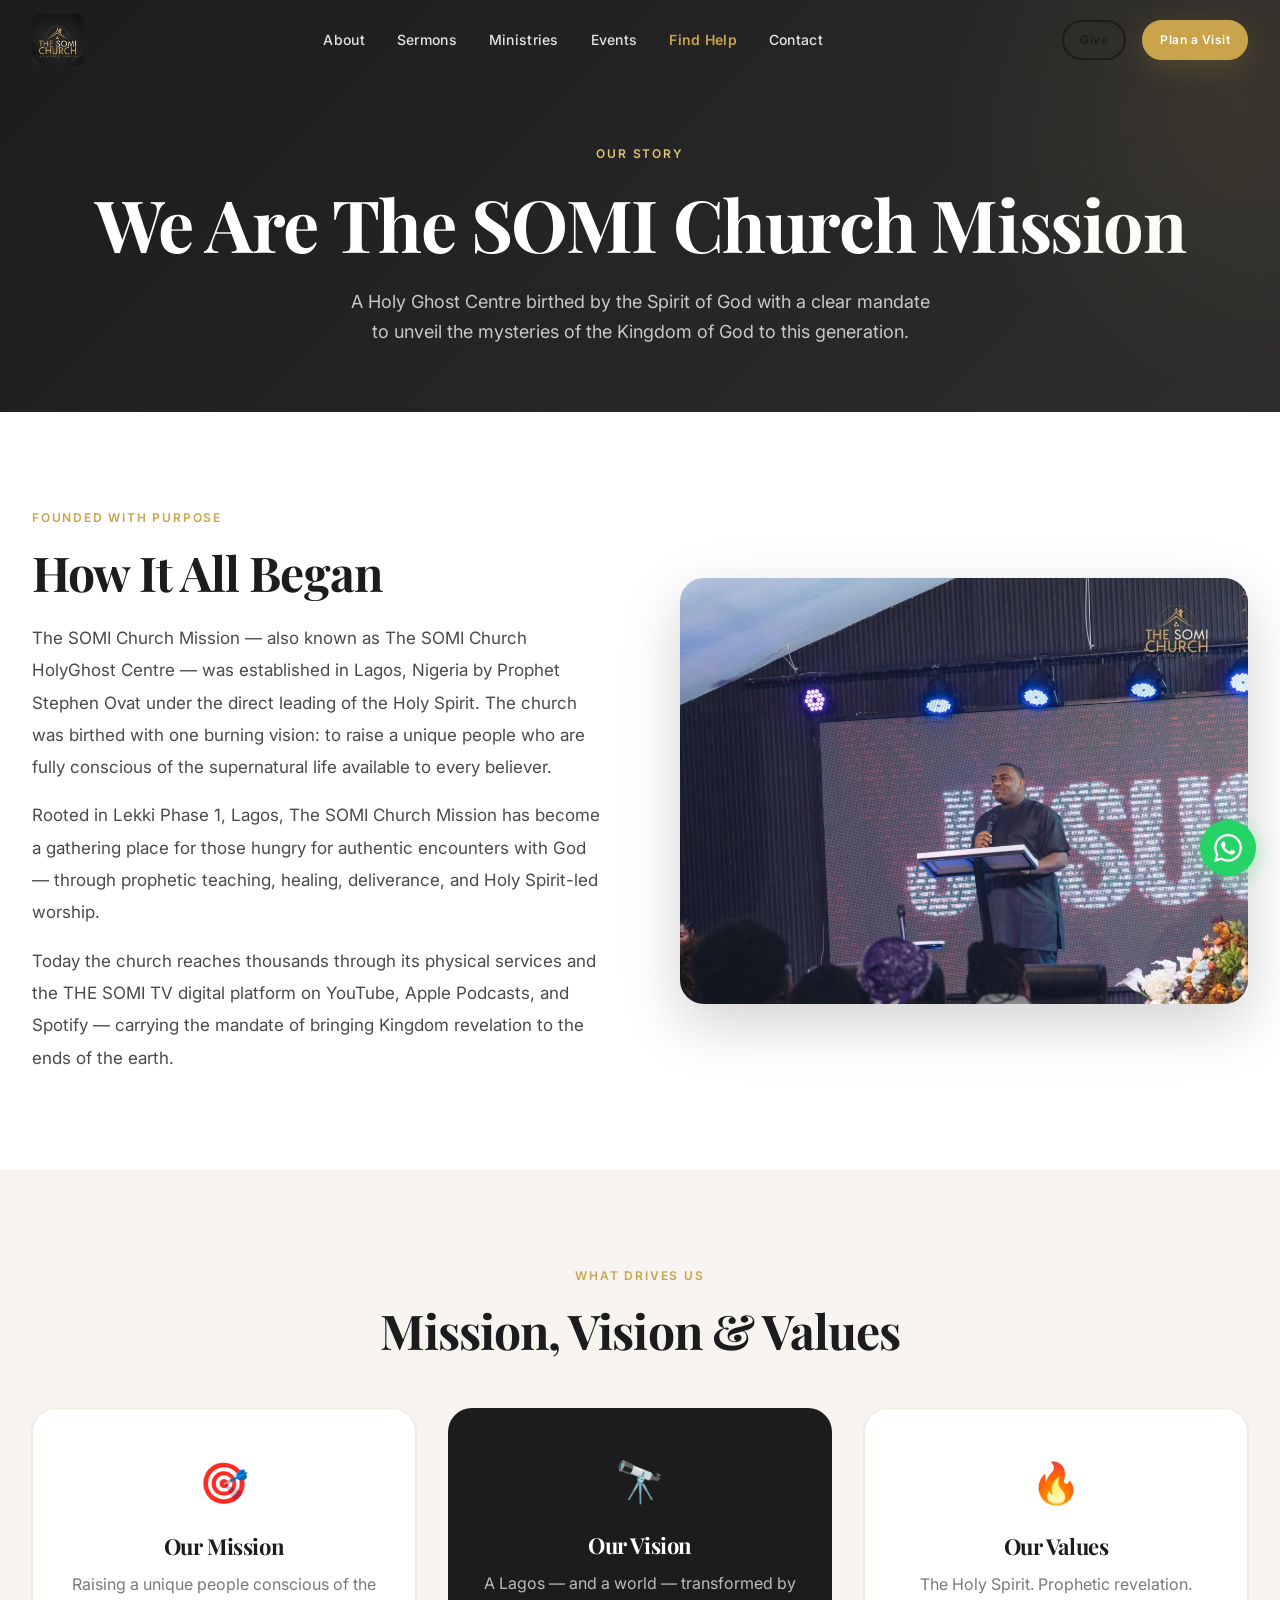
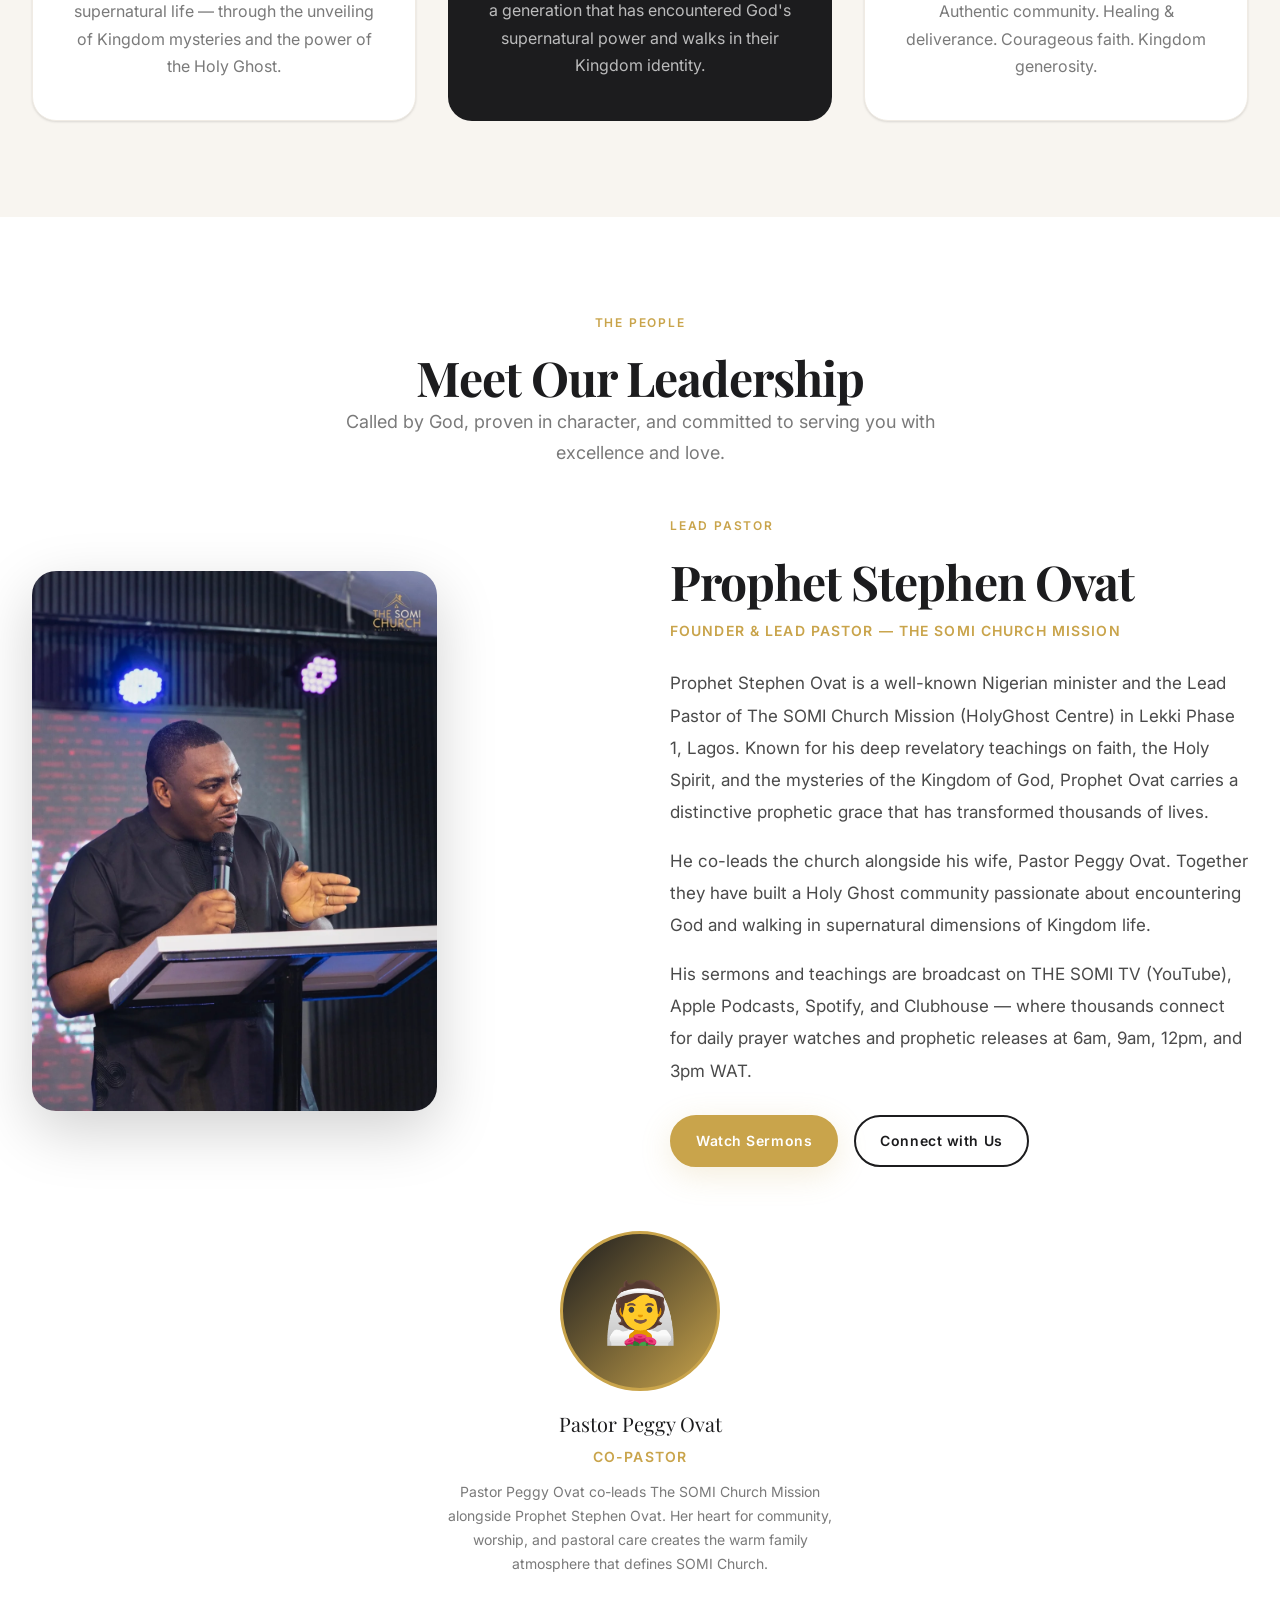
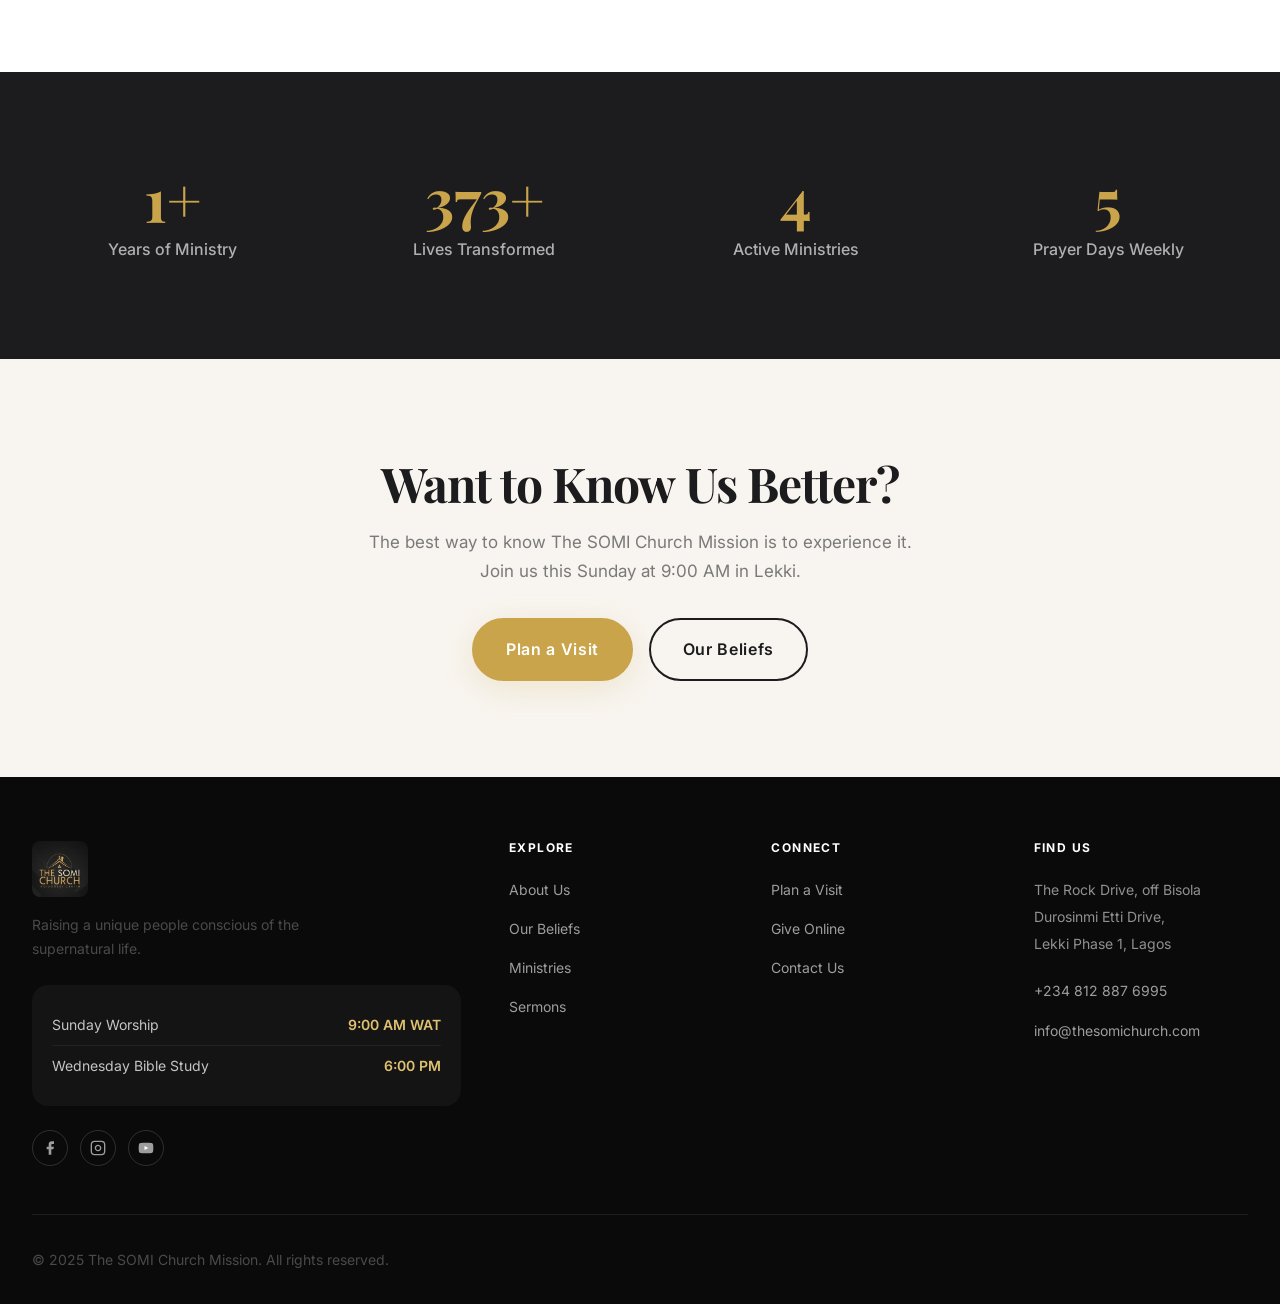
<file: about.html>
<!DOCTYPE html>
<html lang="en">
<head>
  <meta charset="UTF-8" />
  <meta name="viewport" content="width=device-width, initial-scale=1.0" />
  <meta name="description" content="Learn about The SOMI Church Mission — our story, our Lead Pastor Prophet Stephen Ovat, and our mandate to unveil the mysteries of the Kingdom of God." />
  <link rel="icon" href="assets/logo.jpg" type="image/jpeg" />
  <title>About Us — The SOMI Church Mission</title>
  <link rel="preconnect" href="https://fonts.googleapis.com" />
  <link rel="preconnect" href="https://fonts.gstatic.com" crossorigin />
  <link href="https://fonts.googleapis.com/css2?family=Playfair+Display:ital,wght@0,700;0,800;1,700&family=Inter:wght@400;500;600&display=swap" rel="stylesheet" />
  <link rel="stylesheet" href="css/style.css" />
</head>
<body>

  <nav class="nav nav--transparent" id="main-nav" data-transparent="true">
    <div class="nav__inner">
      <a href="index.html" class="nav__logo">
        <img src="assets/logo.jpg" alt="The SOMI Church Mission" class="nav__logo-img" />
      </a>
      <ul class="nav__links">
        <li><a href="about.html" class="nav__link nav__link--active">About</a></li>
        <li><a href="sermons.html" class="nav__link">Sermons</a></li>
        <li><a href="ministries.html" class="nav__link">Ministries</a></li>
        <li><a href="events.html" class="nav__link">Events</a></li>
        <li><a href="find-help.html" class="nav__link nav__link--find-help">Find Help</a></li>
        <li><a href="contact.html" class="nav__link">Contact</a></li>
      </ul>
      <div class="nav__actions">
        <a href="give.html" class="btn btn--secondary btn--sm">Give</a>
        <a href="plan-visit.html" class="btn btn--primary btn--sm">Plan a Visit</a>
        <button class="nav__menu-btn" id="menu-btn"><span></span><span></span><span></span></button>
      </div>
    </div>
  </nav>
  <div class="mobile-nav" id="mobile-nav">
    <button class="mobile-nav__close" id="mobile-nav-close">&#10005;</button>
    <ul class="mobile-nav__links">
      <li><a href="index.html" class="mobile-nav__link">Home</a></li>
      <li><a href="about.html" class="mobile-nav__link">About</a></li>
      <li><a href="sermons.html" class="mobile-nav__link">Sermons</a></li>
      <li><a href="ministries.html" class="mobile-nav__link">Ministries</a></li>
      <li><a href="events.html" class="mobile-nav__link">Events</a></li>
      <li><a href="find-help.html" class="mobile-nav__link mobile-nav__link--find-help">Find Help</a></li>
      <li><a href="plan-visit.html" class="mobile-nav__link">Plan a Visit</a></li>
      <li><a href="give.html" class="mobile-nav__link">Give</a></li>
      <li><a href="contact.html" class="mobile-nav__link">Contact</a></li>
    </ul>
  </div>

  <main>

    <div class="page-hero">
      <span class="page-hero__label">Our Story</span>
      <h1 class="page-hero__title">We Are The SOMI Church Mission</h1>
      <p class="page-hero__subtitle">
        A Holy Ghost Centre birthed by the Spirit of God with a clear mandate to unveil
        the mysteries of the Kingdom of God to this generation.
      </p>
    </div>

    <!-- OUR STORY -->
    <section class="section">
      <div class="container">
        <div style="display:grid;grid-template-columns:1fr 1fr;gap:80px;align-items:center;">
          <div class="reveal">
            <span class="section-header__label">Founded with Purpose</span>
            <h2 style="margin-bottom:20px;">How It All Began</h2>
            <p style="font-size:17px;line-height:1.9;color:var(--color-text-soft);margin-bottom:16px;">
              The SOMI Church Mission — also known as The SOMI Church HolyGhost Centre — was established
              in Lagos, Nigeria by Prophet Stephen Ovat under the direct leading of the Holy Spirit.
              The church was birthed with one burning vision: to raise a unique people who are fully
              conscious of the supernatural life available to every believer.
            </p>
            <p style="font-size:17px;line-height:1.9;color:var(--color-text-soft);margin-bottom:16px;">
              Rooted in Lekki Phase 1, Lagos, The SOMI Church Mission has become a gathering place
              for those hungry for authentic encounters with God — through prophetic teaching,
              healing, deliverance, and Holy Spirit-led worship.
            </p>
            <p style="font-size:17px;line-height:1.9;color:var(--color-text-soft);">
              Today the church reaches thousands through its physical services and the THE SOMI TV
              digital platform on YouTube, Apple Podcasts, and Spotify — carrying the mandate of
              bringing Kingdom revelation to the ends of the earth.
            </p>
          </div>
          <div class="reveal" style="border-radius:24px;aspect-ratio:4/3;overflow:hidden;position:relative;box-shadow:0 20px 60px rgba(0,0,0,0.18);">
            <img src="assets/images/pastor-outdoor.webp" alt="The SOMI Church Mission outdoor service"
              style="width:100%;height:100%;object-fit:cover;object-position:top center;" />
          </div>
        </div>
      </div>
    </section>

    <!-- MISSION / VISION / VALUES -->
    <section class="section section--warm">
      <div class="container">
        <div class="section-header section-header--center reveal">
          <span class="section-header__label">What Drives Us</span>
          <h2>Mission, Vision &amp; Values</h2>
        </div>
        <div class="grid grid-3 reveal" style="gap:32px;">
          <div style="text-align:center;padding:40px 32px;background:white;border-radius:var(--radius-xl);border:1px solid var(--color-border-light);box-shadow:var(--shadow-sm);">
            <div style="font-size:40px;margin-bottom:16px;">&#127919;</div>
            <h3 style="font-size:22px;margin-bottom:12px;">Our Mission</h3>
            <p style="color:var(--color-muted);line-height:1.7;">
              Raising a unique people conscious of the supernatural life —
              through the unveiling of Kingdom mysteries and the power of the Holy Ghost.
            </p>
          </div>
          <div style="text-align:center;padding:40px 32px;background:var(--color-primary);border-radius:var(--radius-xl);">
            <div style="font-size:40px;margin-bottom:16px;">&#128301;</div>
            <h3 style="font-size:22px;margin-bottom:12px;color:white;">Our Vision</h3>
            <p style="color:rgba(255,255,255,0.70);line-height:1.7;">
              A Lagos — and a world — transformed by a generation that has encountered
              God's supernatural power and walks in their Kingdom identity.
            </p>
          </div>
          <div style="text-align:center;padding:40px 32px;background:white;border-radius:var(--radius-xl);border:1px solid var(--color-border-light);box-shadow:var(--shadow-sm);">
            <div style="font-size:40px;margin-bottom:16px;">&#x1F525;</div>
            <h3 style="font-size:22px;margin-bottom:12px;">Our Values</h3>
            <p style="color:var(--color-muted);line-height:1.7;">
              The Holy Spirit. Prophetic revelation. Authentic community.
              Healing &amp; deliverance. Courageous faith. Kingdom generosity.
            </p>
          </div>
        </div>
      </div>
    </section>

    <!-- LEADERSHIP -->
    <section class="section">
      <div class="container">
        <div class="section-header section-header--center reveal">
          <span class="section-header__label">The People</span>
          <h2>Meet Our Leadership</h2>
          <p class="section-header__desc">Called by God, proven in character, and committed to serving you with excellence and love.</p>
        </div>

        <!-- Lead Pastor Feature -->
        <div style="display:grid;grid-template-columns:1fr 1fr;gap:60px;align-items:center;margin-bottom:64px;" class="reveal">
          <div style="border-radius:24px;overflow:hidden;position:relative;box-shadow:0 20px 60px rgba(0,0,0,0.18);aspect-ratio:3/4;max-height:540px;">
            <img src="assets/images/pastor-preaching.webp" alt="Prophet Stephen Ovat — Lead Pastor of The SOMI Church Mission"
              style="width:100%;height:100%;object-fit:cover;object-position:top center;" />
          </div>
          <div>
            <span class="section-header__label">Lead Pastor</span>
            <h2 style="margin-bottom:8px;">Prophet Stephen Ovat</h2>
            <p style="font-size:14px;color:var(--color-accent);font-weight:600;letter-spacing:0.08em;text-transform:uppercase;margin-bottom:24px;">
              Founder &amp; Lead Pastor — The SOMI Church Mission
            </p>
            <p style="font-size:17px;line-height:1.9;color:var(--color-text-soft);margin-bottom:16px;">
              Prophet Stephen Ovat is a well-known Nigerian minister and the Lead Pastor of The SOMI Church Mission
              (HolyGhost Centre) in Lekki Phase 1, Lagos. Known for his deep revelatory teachings on faith,
              the Holy Spirit, and the mysteries of the Kingdom of God, Prophet Ovat carries a distinctive
              prophetic grace that has transformed thousands of lives.
            </p>
            <p style="font-size:17px;line-height:1.9;color:var(--color-text-soft);margin-bottom:16px;">
              He co-leads the church alongside his wife, Pastor Peggy Ovat. Together they have built a Holy Ghost
              community passionate about encountering God and walking in supernatural dimensions of Kingdom life.
            </p>
            <p style="font-size:17px;line-height:1.9;color:var(--color-text-soft);margin-bottom:28px;">
              His sermons and teachings are broadcast on THE SOMI TV (YouTube), Apple Podcasts, Spotify,
              and Clubhouse — where thousands connect for daily prayer watches and prophetic releases
              at 6am, 9am, 12pm, and 3pm WAT.
            </p>
            <div style="display:flex;gap:16px;flex-wrap:wrap;">
              <a href="https://www.youtube.com/c/sominetworks" target="_blank" rel="noopener" class="btn btn--primary">Watch Sermons</a>
              <a href="contact.html" class="btn btn--secondary">Connect with Us</a>
            </div>
          </div>
        </div>

        <!-- Co-Pastor -->
        <div class="grid grid-3 reveal" style="gap:40px;max-width:480px;margin:0 auto;">
          <div class="team-card" style="grid-column:1/-1;">
            <div style="width:160px;height:160px;border-radius:50%;background:linear-gradient(135deg,var(--color-primary),var(--color-accent));margin:0 auto var(--space-4);display:flex;align-items:center;justify-content:center;font-size:60px;border:3px solid var(--color-accent);">
              &#x1F470;
            </div>
            <div class="team-card__name">Pastor Peggy Ovat</div>
            <div class="team-card__role">Co-Pastor</div>
            <p class="team-card__bio" style="max-width:400px;margin:0 auto;">
              Pastor Peggy Ovat co-leads The SOMI Church Mission alongside Prophet Stephen Ovat.
              Her heart for community, worship, and pastoral care creates the warm family atmosphere
              that defines SOMI Church.
            </p>
          </div>
        </div>

      </div>
    </section>

    <!-- STATS -->
    <section class="section" style="background:var(--color-primary);padding:64px 0;">
      <div class="container">
        <div class="grid grid-4 reveal">
          <div class="stat-card"><div class="stat-card__number" data-count="2" data-suffix="+">2+</div><div class="stat-card__label" style="color:rgba(255,255,255,0.65);">Years of Ministry</div></div>
          <div class="stat-card"><div class="stat-card__number" data-count="500" data-suffix="+">500+</div><div class="stat-card__label" style="color:rgba(255,255,255,0.65);">Lives Transformed</div></div>
          <div class="stat-card"><div class="stat-card__number" data-count="6" data-suffix="">6</div><div class="stat-card__label" style="color:rgba(255,255,255,0.65);">Active Ministries</div></div>
          <div class="stat-card"><div class="stat-card__number" data-count="7" data-suffix="">7</div><div class="stat-card__label" style="color:rgba(255,255,255,0.65);">Prayer Days Weekly</div></div>
        </div>
      </div>
    </section>

    <!-- CTA -->
    <section class="section section--warm" style="text-align:center;">
      <div class="container reveal">
        <div style="max-width:560px;margin:0 auto;">
          <h2 style="margin-bottom:16px;">Want to Know Us Better?</h2>
          <p style="font-size:17px;color:var(--color-muted);line-height:1.7;margin-bottom:32px;">
            The best way to know The SOMI Church Mission is to experience it. Join us this Sunday at 9:00 AM in Lekki.
          </p>
          <div style="display:flex;gap:16px;justify-content:center;flex-wrap:wrap;">
            <a href="plan-visit.html" class="btn btn--primary btn--lg">Plan a Visit</a>
            <a href="beliefs.html" class="btn btn--secondary btn--lg">Our Beliefs</a>
          </div>
        </div>
      </div>
    </section>

  </main>

  <footer class="footer">
    <div class="container">
      <div class="footer__grid">
        <div class="footer__brand">
          <a href="index.html" class="footer__logo">
            <img src="assets/logo.jpg" alt="The SOMI Church Mission" class="footer__logo-img" />
          </a>
          <p class="footer__tagline">Raising a unique people conscious of the supernatural life.</p>
          <div class="footer__service-times">
            <div class="footer__service-time"><span>Sunday Worship</span><span>9:00 AM WAT</span></div>
            <div class="footer__service-time"><span>Wednesday Bible Study</span><span>6:00 PM</span></div>
          </div>
          <div class="footer__socials mt-6">
            <a href="https://www.facebook.com/thesomichurch/" class="footer__social" aria-label="Facebook" target="_blank" rel="noopener"><svg viewBox="0 0 24 24" width="16" height="16" fill="currentColor"><path d="M18 2h-3a5 5 0 00-5 5v3H7v4h3v8h4v-8h3l1-4h-4V7a1 1 0 011-1h3z"/></svg></a>
            <a href="https://www.instagram.com/thesomichurch/" class="footer__social" aria-label="Instagram" target="_blank" rel="noopener"><svg viewBox="0 0 24 24" width="16" height="16" fill="none" stroke="currentColor" stroke-width="2"><rect x="2" y="2" width="20" height="20" rx="5" ry="5"/><path d="M16 11.37A4 4 0 1112.63 8 4 4 0 0116 11.37z"/><line x1="17.5" y1="6.5" x2="17.51" y2="6.5"/></svg></a>
            <a href="https://www.youtube.com/c/sominetworks" class="footer__social" aria-label="YouTube" target="_blank" rel="noopener"><svg viewBox="0 0 24 24" width="16" height="16" fill="currentColor"><path d="M22.54 6.42a2.78 2.78 0 00-1.95-1.96C18.88 4 12 4 12 4s-6.88 0-8.59.46a2.78 2.78 0 00-1.95 1.96A29 29 0 001 12a29 29 0 00.46 5.58A2.78 2.78 0 003.41 19.6C5.12 20 12 20 12 20s6.88 0 8.59-.46a2.78 2.78 0 001.95-1.95A29 29 0 0023 12a29 29 0 00-.46-5.58z"/><polygon points="9.75 15.02 15.5 12 9.75 8.98 9.75 15.02" fill="white"/></svg></a>
          </div>
        </div>
        <div><h4 class="footer__col-title">Explore</h4><ul class="footer__links"><li><a href="about.html" class="footer__link">About Us</a></li><li><a href="beliefs.html" class="footer__link">Our Beliefs</a></li><li><a href="ministries.html" class="footer__link">Ministries</a></li><li><a href="sermons.html" class="footer__link">Sermons</a></li></ul></div>
        <div><h4 class="footer__col-title">Connect</h4><ul class="footer__links"><li><a href="plan-visit.html" class="footer__link">Plan a Visit</a></li><li><a href="give.html" class="footer__link">Give Online</a></li><li><a href="contact.html" class="footer__link">Contact Us</a></li></ul></div>
        <div><h4 class="footer__col-title">Find Us</h4><ul class="footer__links"><li><span class="footer__link" style="cursor:default;color:rgba(255,255,255,0.55);line-height:1.8;">The Rock Drive, off Bisola<br>Durosinmi Etti Drive,<br>Lekki Phase 1, Lagos</span></li><li style="margin-top:8px;"><a href="tel:+2348128876995" class="footer__link">+234 812 887 6995</a></li><li><a href="mailto:info@thesomichurch.com" class="footer__link">info@thesomichurch.com</a></li></ul></div>
      </div>
      <div class="footer__bottom"><p>&#169; 2025 The SOMI Church Mission. All rights reserved.</p></div>
    </div>
  </footer>

  <a href="https://wa.me/2348128876995" class="whatsapp-float" target="_blank" rel="noopener" aria-label="WhatsApp">
    <svg viewBox="0 0 24 24"><path d="M17.472 14.382c-.297-.149-1.758-.867-2.03-.967-.273-.099-.471-.148-.67.15-.197.297-.767.966-.94 1.164-.173.199-.347.223-.644.075-.297-.15-1.255-.463-2.39-1.475-.883-.788-1.48-1.761-1.653-2.059-.173-.297-.018-.458.13-.606.134-.133.298-.347.446-.52.149-.174.198-.298.298-.497.099-.198.05-.371-.025-.52-.075-.149-.669-1.612-.916-2.207-.242-.579-.487-.5-.669-.51-.173-.008-.371-.01-.57-.01-.198 0-.52.074-.792.372-.272.297-1.04 1.016-1.04 2.479 0 1.462 1.065 2.875 1.213 3.074.149.198 2.096 3.2 5.077 4.487.709.306 1.262.489 1.694.625.712.227 1.36.195 1.871.118.571-.085 1.758-.719 2.006-1.413.248-.694.248-1.289.173-1.413-.074-.124-.272-.198-.57-.347m-5.421 7.403h-.004a9.87 9.87 0 01-5.031-1.378l-.361-.214-3.741.982.998-3.648-.235-.374a9.86 9.86 0 01-1.51-5.26c.001-5.45 4.436-9.884 9.888-9.884 2.64 0 5.122 1.03 6.988 2.898a9.825 9.825 0 012.893 6.994c-.003 5.45-4.437 9.884-9.885 9.884m8.413-18.297A11.815 11.815 0 0012.05 0C5.495 0 .16 5.335.157 11.892c0 2.096.547 4.142 1.588 5.945L.057 24l6.305-1.654a11.882 11.882 0 005.683 1.448h.005c6.554 0 11.89-5.335 11.893-11.893a11.821 11.821 0 00-3.48-8.413z" fill="white"/></svg>
  </a>
  <script src="js/main.js"></script>
</body>
</html>
</file>
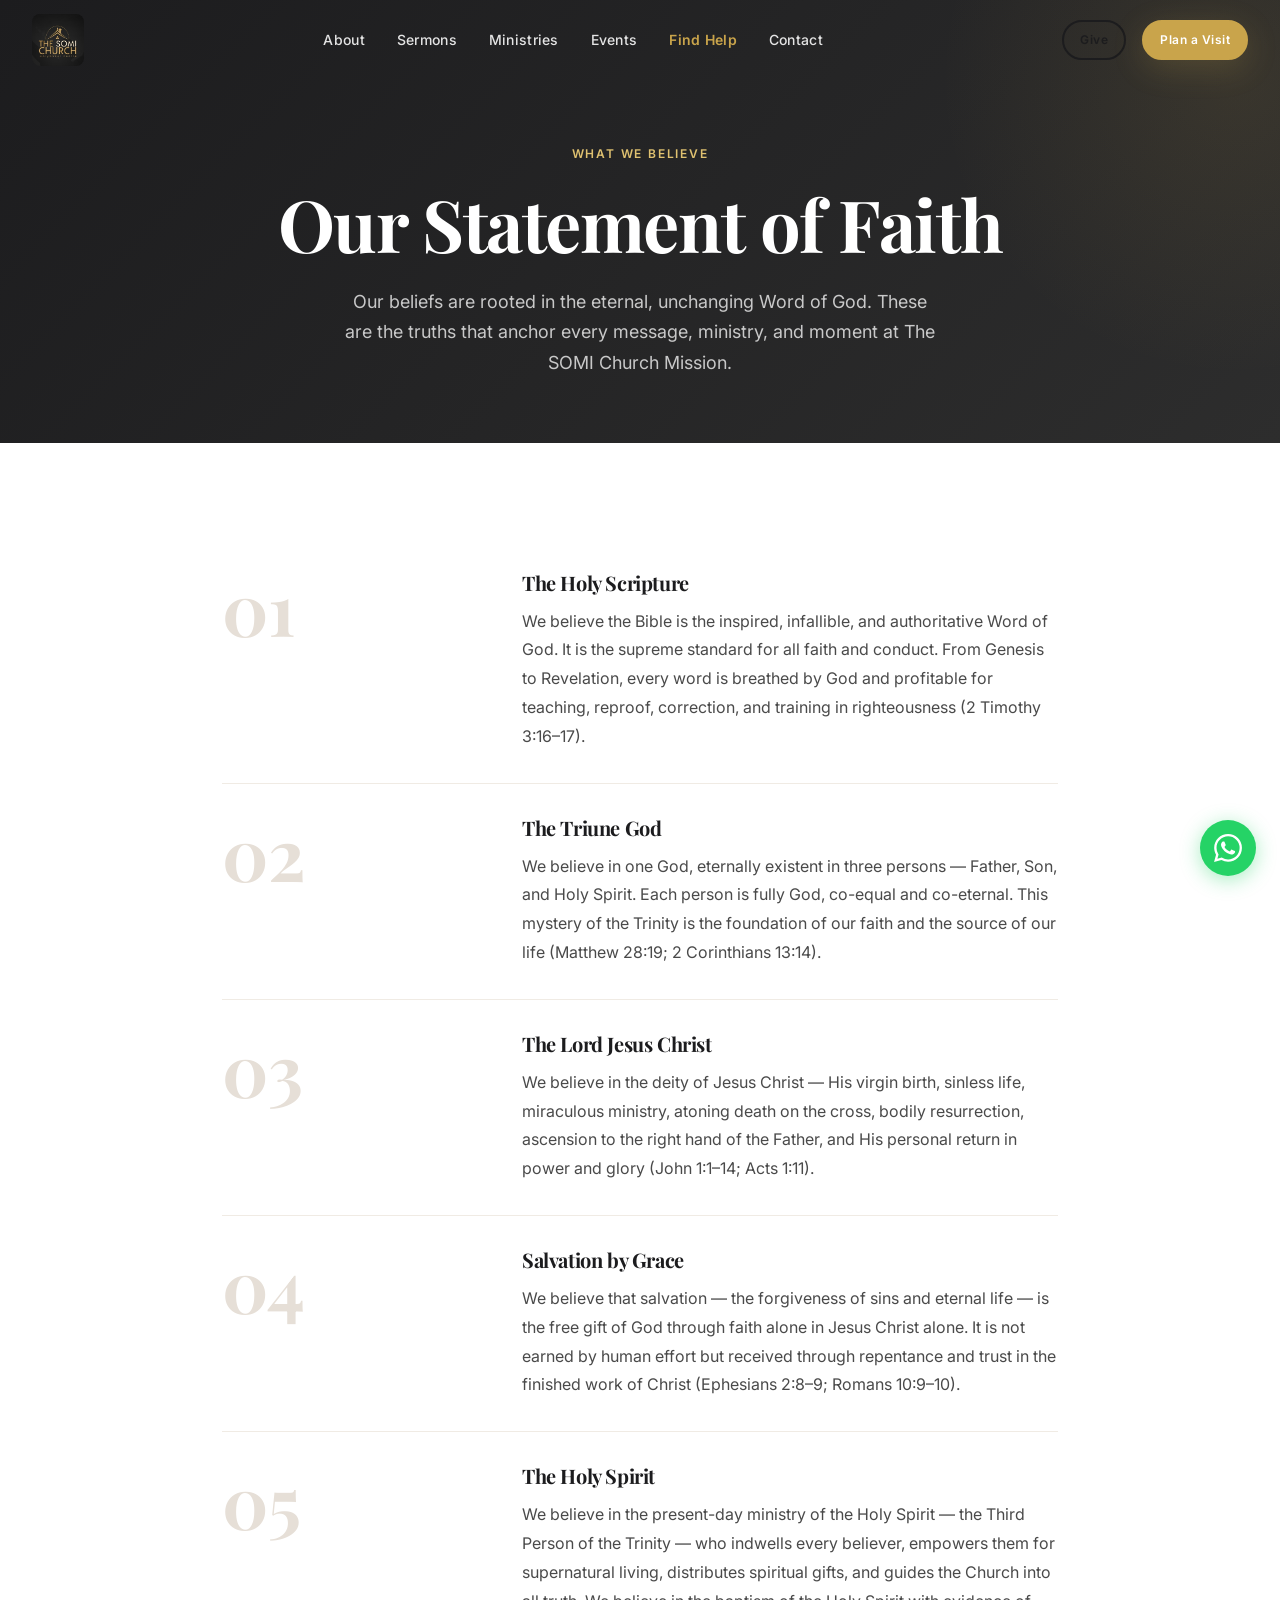
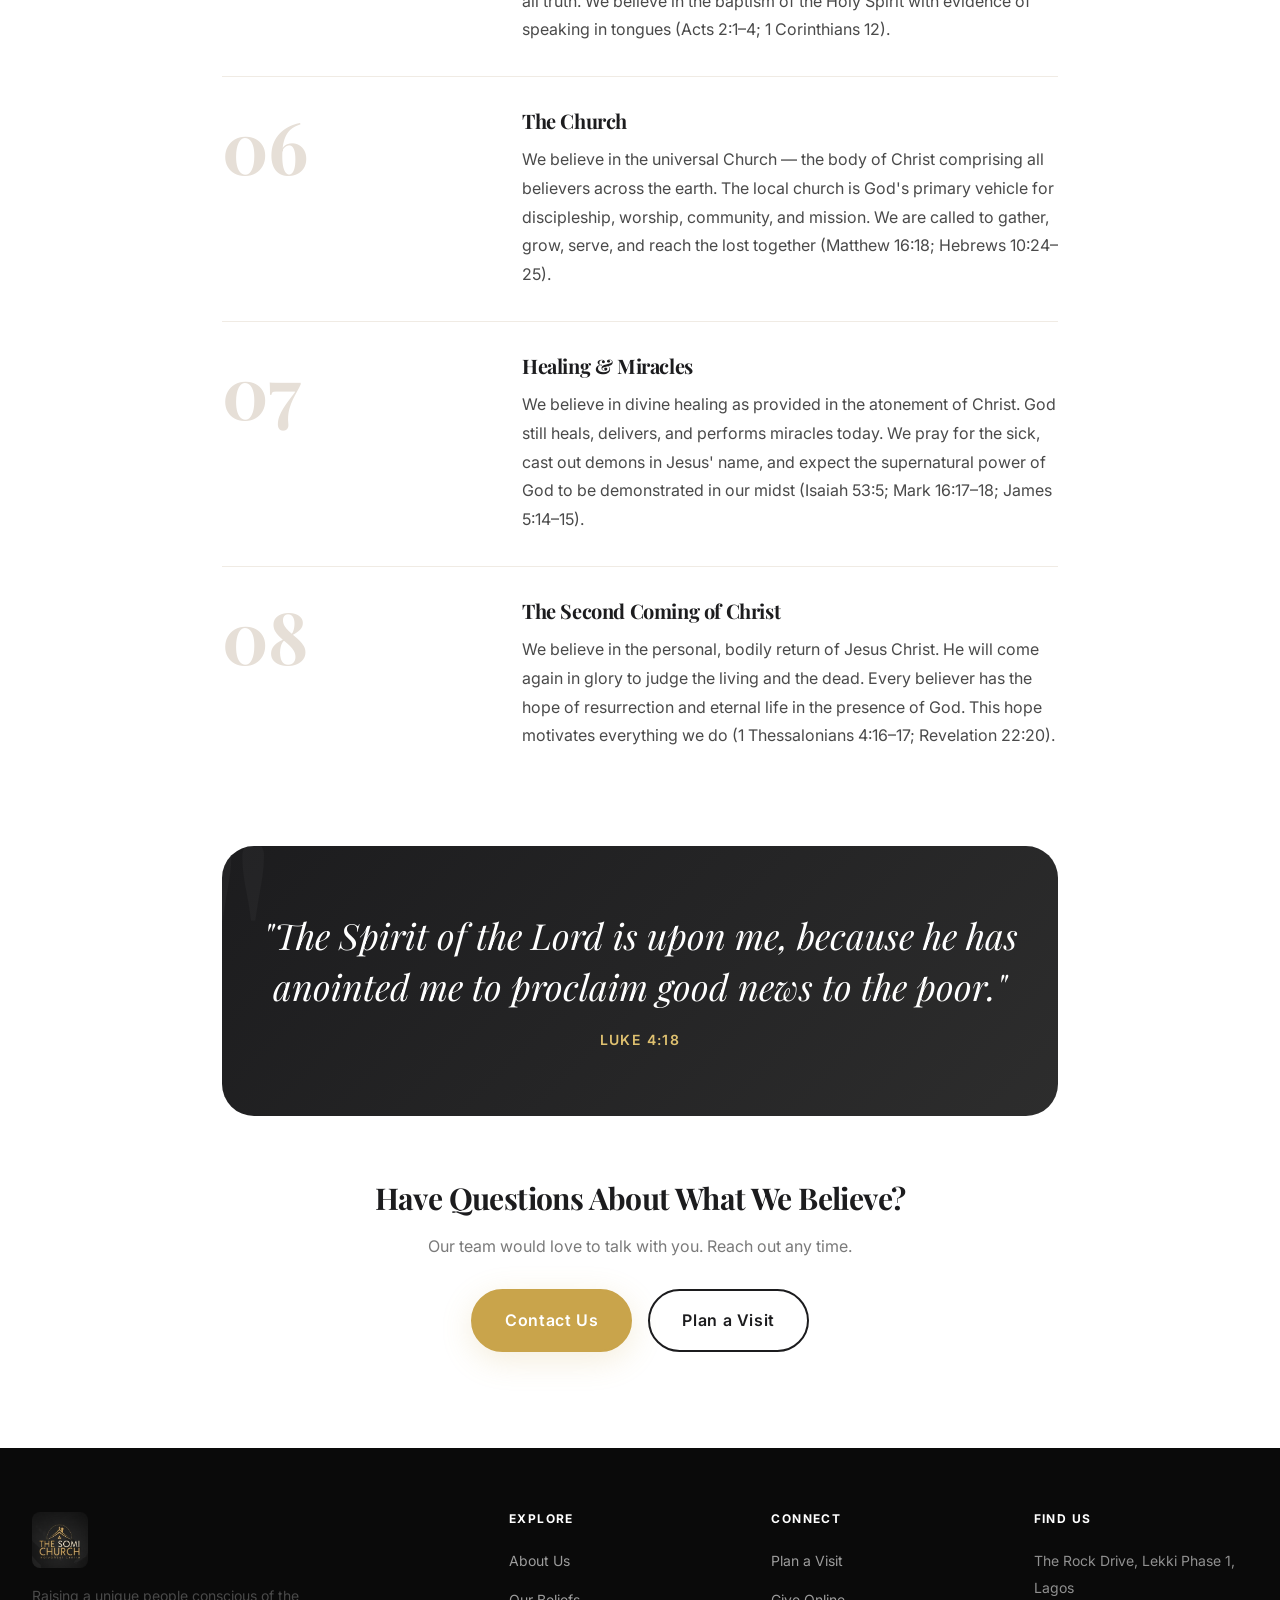
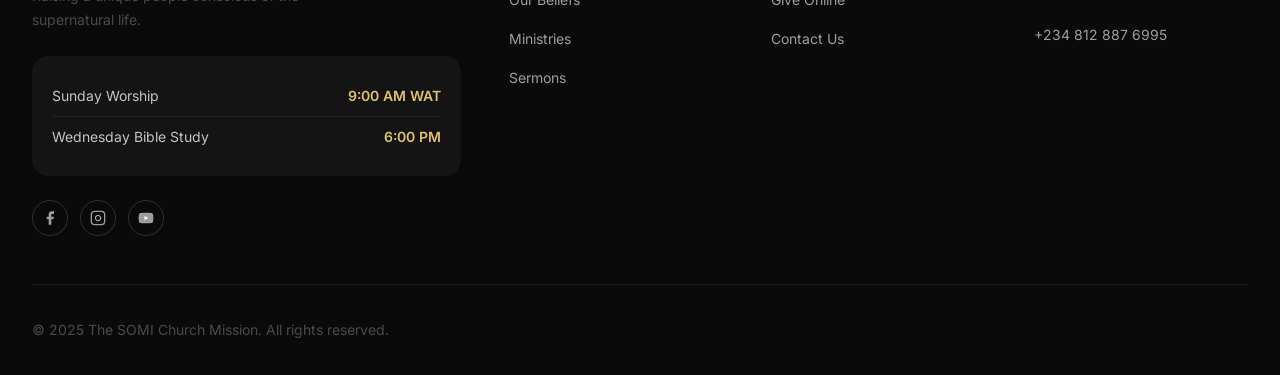
<file: beliefs.html>
<!DOCTYPE html>
<html lang="en">
<head>
  <meta charset="UTF-8" /><meta name="viewport" content="width=device-width, initial-scale=1.0" />
  <meta name="description" content="Our core beliefs and statement of faith at The SOMI Church Mission, Lagos — rooted in the Word of God and the power of the Holy Spirit." />
  <link rel="icon" href="assets/logo.jpg" type="image/jpeg" />
  <title>Our Beliefs — The SOMI Church Mission</title>
  <link rel="preconnect" href="https://fonts.googleapis.com" /><link rel="preconnect" href="https://fonts.gstatic.com" crossorigin />
  <link href="https://fonts.googleapis.com/css2?family=Playfair+Display:ital,wght@0,700;0,800;1,700&family=Inter:wght@400;500;600&display=swap" rel="stylesheet" />
  <link rel="stylesheet" href="css/style.css" />
</head>
<body>
  <nav class="nav nav--transparent" id="main-nav" data-transparent="true">
    <div class="nav__inner">
      <a href="index.html" class="nav__logo"><img src="assets/logo.jpg" alt="The SOMI Church Mission" class="nav__logo-img" /></a>
      <ul class="nav__links">
        <li><a href="about.html" class="nav__link">About</a></li><li><a href="sermons.html" class="nav__link">Sermons</a></li>
        <li><a href="ministries.html" class="nav__link">Ministries</a></li><li><a href="events.html" class="nav__link">Events</a></li>
        <li><a href="find-help.html" class="nav__link nav__link--find-help">Find Help</a></li><li><a href="contact.html" class="nav__link">Contact</a></li>
      </ul>
      <div class="nav__actions">
        <a href="give.html" class="btn btn--secondary btn--sm">Give</a>
        <a href="plan-visit.html" class="btn btn--primary btn--sm">Plan a Visit</a>
        <button class="nav__menu-btn" id="menu-btn"><span></span><span></span><span></span></button>
      </div>
    </div>
  </nav>
  <div class="mobile-nav" id="mobile-nav">
    <button class="mobile-nav__close" id="mobile-nav-close">&#10005;</button>
    <ul class="mobile-nav__links">
      <li><a href="index.html" class="mobile-nav__link">Home</a></li><li><a href="about.html" class="mobile-nav__link">About</a></li>
      <li><a href="sermons.html" class="mobile-nav__link">Sermons</a></li><li><a href="ministries.html" class="mobile-nav__link">Ministries</a></li>
      <li><a href="events.html" class="mobile-nav__link">Events</a></li><li><a href="find-help.html" class="mobile-nav__link mobile-nav__link--find-help">Find Help</a></li>
      <li><a href="plan-visit.html" class="mobile-nav__link">Plan a Visit</a></li><li><a href="give.html" class="mobile-nav__link">Give</a></li><li><a href="contact.html" class="mobile-nav__link">Contact</a></li>
    </ul>
  </div>

  <main>
    <div class="page-hero">
      <span class="page-hero__label">What We Believe</span>
      <h1 class="page-hero__title">Our Statement of Faith</h1>
      <p class="page-hero__subtitle">Our beliefs are rooted in the eternal, unchanging Word of God. These are the truths that anchor every message, ministry, and moment at The SOMI Church Mission.</p>
    </div>

    <section class="section">
      <div class="container container--narrow">

        <div class="reveal">
          <div class="belief-item">
            <div class="belief-item__number">01</div>
            <div>
              <h3 class="belief-item__title">The Holy Scripture</h3>
              <p class="belief-item__desc">We believe the Bible is the inspired, infallible, and authoritative Word of God. It is the supreme standard for all faith and conduct. From Genesis to Revelation, every word is breathed by God and profitable for teaching, reproof, correction, and training in righteousness (2 Timothy 3:16–17).</p>
            </div>
          </div>

          <div class="belief-item">
            <div class="belief-item__number">02</div>
            <div>
              <h3 class="belief-item__title">The Triune God</h3>
              <p class="belief-item__desc">We believe in one God, eternally existent in three persons — Father, Son, and Holy Spirit. Each person is fully God, co-equal and co-eternal. This mystery of the Trinity is the foundation of our faith and the source of our life (Matthew 28:19; 2 Corinthians 13:14).</p>
            </div>
          </div>

          <div class="belief-item">
            <div class="belief-item__number">03</div>
            <div>
              <h3 class="belief-item__title">The Lord Jesus Christ</h3>
              <p class="belief-item__desc">We believe in the deity of Jesus Christ — His virgin birth, sinless life, miraculous ministry, atoning death on the cross, bodily resurrection, ascension to the right hand of the Father, and His personal return in power and glory (John 1:1–14; Acts 1:11).</p>
            </div>
          </div>

          <div class="belief-item">
            <div class="belief-item__number">04</div>
            <div>
              <h3 class="belief-item__title">Salvation by Grace</h3>
              <p class="belief-item__desc">We believe that salvation — the forgiveness of sins and eternal life — is the free gift of God through faith alone in Jesus Christ alone. It is not earned by human effort but received through repentance and trust in the finished work of Christ (Ephesians 2:8–9; Romans 10:9–10).</p>
            </div>
          </div>

          <div class="belief-item">
            <div class="belief-item__number">05</div>
            <div>
              <h3 class="belief-item__title">The Holy Spirit</h3>
              <p class="belief-item__desc">We believe in the present-day ministry of the Holy Spirit — the Third Person of the Trinity — who indwells every believer, empowers them for supernatural living, distributes spiritual gifts, and guides the Church into all truth. We believe in the baptism of the Holy Spirit with evidence of speaking in tongues (Acts 2:1–4; 1 Corinthians 12).</p>
            </div>
          </div>

          <div class="belief-item">
            <div class="belief-item__number">06</div>
            <div>
              <h3 class="belief-item__title">The Church</h3>
              <p class="belief-item__desc">We believe in the universal Church — the body of Christ comprising all believers across the earth. The local church is God's primary vehicle for discipleship, worship, community, and mission. We are called to gather, grow, serve, and reach the lost together (Matthew 16:18; Hebrews 10:24–25).</p>
            </div>
          </div>

          <div class="belief-item">
            <div class="belief-item__number">07</div>
            <div>
              <h3 class="belief-item__title">Healing &amp; Miracles</h3>
              <p class="belief-item__desc">We believe in divine healing as provided in the atonement of Christ. God still heals, delivers, and performs miracles today. We pray for the sick, cast out demons in Jesus' name, and expect the supernatural power of God to be demonstrated in our midst (Isaiah 53:5; Mark 16:17–18; James 5:14–15).</p>
            </div>
          </div>

          <div class="belief-item">
            <div class="belief-item__number">08</div>
            <div>
              <h3 class="belief-item__title">The Second Coming of Christ</h3>
              <p class="belief-item__desc">We believe in the personal, bodily return of Jesus Christ. He will come again in glory to judge the living and the dead. Every believer has the hope of resurrection and eternal life in the presence of God. This hope motivates everything we do (1 Thessalonians 4:16–17; Revelation 22:20).</p>
            </div>
          </div>
        </div>

        <!-- Scripture Banner -->
        <div class="scripture-banner" style="margin-top:64px;border-radius:var(--radius-2xl);" class="reveal">
          <p class="scripture-banner__text">"The Spirit of the Lord is upon me, because he has anointed me to proclaim good news to the poor."</p>
          <p class="scripture-banner__ref">Luke 4:18</p>
        </div>

        <div style="text-align:center;margin-top:64px;" class="reveal">
          <h3 style="margin-bottom:16px;">Have Questions About What We Believe?</h3>
          <p style="color:var(--color-muted);margin-bottom:28px;">Our team would love to talk with you. Reach out any time.</p>
          <div style="display:flex;gap:16px;justify-content:center;flex-wrap:wrap;">
            <a href="contact.html" class="btn btn--primary btn--lg">Contact Us</a>
            <a href="plan-visit.html" class="btn btn--secondary btn--lg">Plan a Visit</a>
          </div>
        </div>

      </div>
    </section>
  </main>

  <footer class="footer">
    <div class="container">
      <div class="footer__grid">
        <div class="footer__brand">
          <a href="index.html" class="footer__logo"><img src="assets/logo.jpg" alt="The SOMI Church Mission" class="footer__logo-img" /></a>
          <p class="footer__tagline">Raising a unique people conscious of the supernatural life.</p>
          <div class="footer__service-times">
            <div class="footer__service-time"><span>Sunday Worship</span><span>9:00 AM WAT</span></div>
            <div class="footer__service-time"><span>Wednesday Bible Study</span><span>6:00 PM</span></div>
          </div>
          <div class="footer__socials mt-6">
            <a href="https://www.facebook.com/thesomichurch/" class="footer__social" aria-label="Facebook" target="_blank" rel="noopener"><svg viewBox="0 0 24 24" width="16" height="16" fill="currentColor"><path d="M18 2h-3a5 5 0 00-5 5v3H7v4h3v8h4v-8h3l1-4h-4V7a1 1 0 011-1h3z"/></svg></a>
            <a href="https://www.instagram.com/thesomichurch/" class="footer__social" aria-label="Instagram" target="_blank" rel="noopener"><svg viewBox="0 0 24 24" width="16" height="16" fill="none" stroke="currentColor" stroke-width="2"><rect x="2" y="2" width="20" height="20" rx="5" ry="5"/><path d="M16 11.37A4 4 0 1112.63 8 4 4 0 0116 11.37z"/><line x1="17.5" y1="6.5" x2="17.51" y2="6.5"/></svg></a>
            <a href="https://www.youtube.com/c/sominetworks" class="footer__social" aria-label="YouTube" target="_blank" rel="noopener"><svg viewBox="0 0 24 24" width="16" height="16" fill="currentColor"><path d="M22.54 6.42a2.78 2.78 0 00-1.95-1.96C18.88 4 12 4 12 4s-6.88 0-8.59.46a2.78 2.78 0 00-1.95 1.96A29 29 0 001 12a29 29 0 00.46 5.58A2.78 2.78 0 003.41 19.6C5.12 20 12 20 12 20s6.88 0 8.59-.46a2.78 2.78 0 001.95-1.95A29 29 0 0023 12a29 29 0 00-.46-5.58z"/><polygon points="9.75 15.02 15.5 12 9.75 8.98 9.75 15.02" fill="white"/></svg></a>
          </div>
        </div>
        <div><h4 class="footer__col-title">Explore</h4><ul class="footer__links"><li><a href="about.html" class="footer__link">About Us</a></li><li><a href="beliefs.html" class="footer__link">Our Beliefs</a></li><li><a href="ministries.html" class="footer__link">Ministries</a></li><li><a href="sermons.html" class="footer__link">Sermons</a></li></ul></div>
        <div><h4 class="footer__col-title">Connect</h4><ul class="footer__links"><li><a href="plan-visit.html" class="footer__link">Plan a Visit</a></li><li><a href="give.html" class="footer__link">Give Online</a></li><li><a href="contact.html" class="footer__link">Contact Us</a></li></ul></div>
        <div><h4 class="footer__col-title">Find Us</h4><ul class="footer__links"><li><span class="footer__link" style="cursor:default;color:rgba(255,255,255,0.55);">The Rock Drive, Lekki Phase 1, Lagos</span></li><li style="margin-top:8px;"><a href="tel:+2348128876995" class="footer__link">+234 812 887 6995</a></li></ul></div>
      </div>
      <div class="footer__bottom"><p>&#169; 2025 The SOMI Church Mission. All rights reserved.</p></div>
    </div>
  </footer>
  <a href="https://wa.me/2348128876995" class="whatsapp-float" target="_blank" rel="noopener" aria-label="WhatsApp"><svg viewBox="0 0 24 24"><path d="M17.472 14.382c-.297-.149-1.758-.867-2.03-.967-.273-.099-.471-.148-.67.15-.197.297-.767.966-.94 1.164-.173.199-.347.223-.644.075-.297-.15-1.255-.463-2.39-1.475-.883-.788-1.48-1.761-1.653-2.059-.173-.297-.018-.458.13-.606.134-.133.298-.347.446-.52.149-.174.198-.298.298-.497.099-.198.05-.371-.025-.52-.075-.149-.669-1.612-.916-2.207-.242-.579-.487-.5-.669-.51-.173-.008-.371-.01-.57-.01-.198 0-.52.074-.792.372-.272.297-1.04 1.016-1.04 2.479 0 1.462 1.065 2.875 1.213 3.074.149.198 2.096 3.2 5.077 4.487.709.306 1.262.489 1.694.625.712.227 1.36.195 1.871.118.571-.085 1.758-.719 2.006-1.413.248-.694.248-1.289.173-1.413-.074-.124-.272-.198-.57-.347m-5.421 7.403h-.004a9.87 9.87 0 01-5.031-1.378l-.361-.214-3.741.982.998-3.648-.235-.374a9.86 9.86 0 01-1.51-5.26c.001-5.45 4.436-9.884 9.888-9.884 2.64 0 5.122 1.03 6.988 2.898a9.825 9.825 0 012.893 6.994c-.003 5.45-4.437 9.884-9.885 9.884m8.413-18.297A11.815 11.815 0 0012.05 0C5.495 0 .16 5.335.157 11.892c0 2.096.547 4.142 1.588 5.945L.057 24l6.305-1.654a11.882 11.882 0 005.683 1.448h.005c6.554 0 11.89-5.335 11.893-11.893a11.821 11.821 0 00-3.48-8.413z" fill="white"/></svg></a>
  <script src="js/main.js"></script>
</body>
</html>
</file>
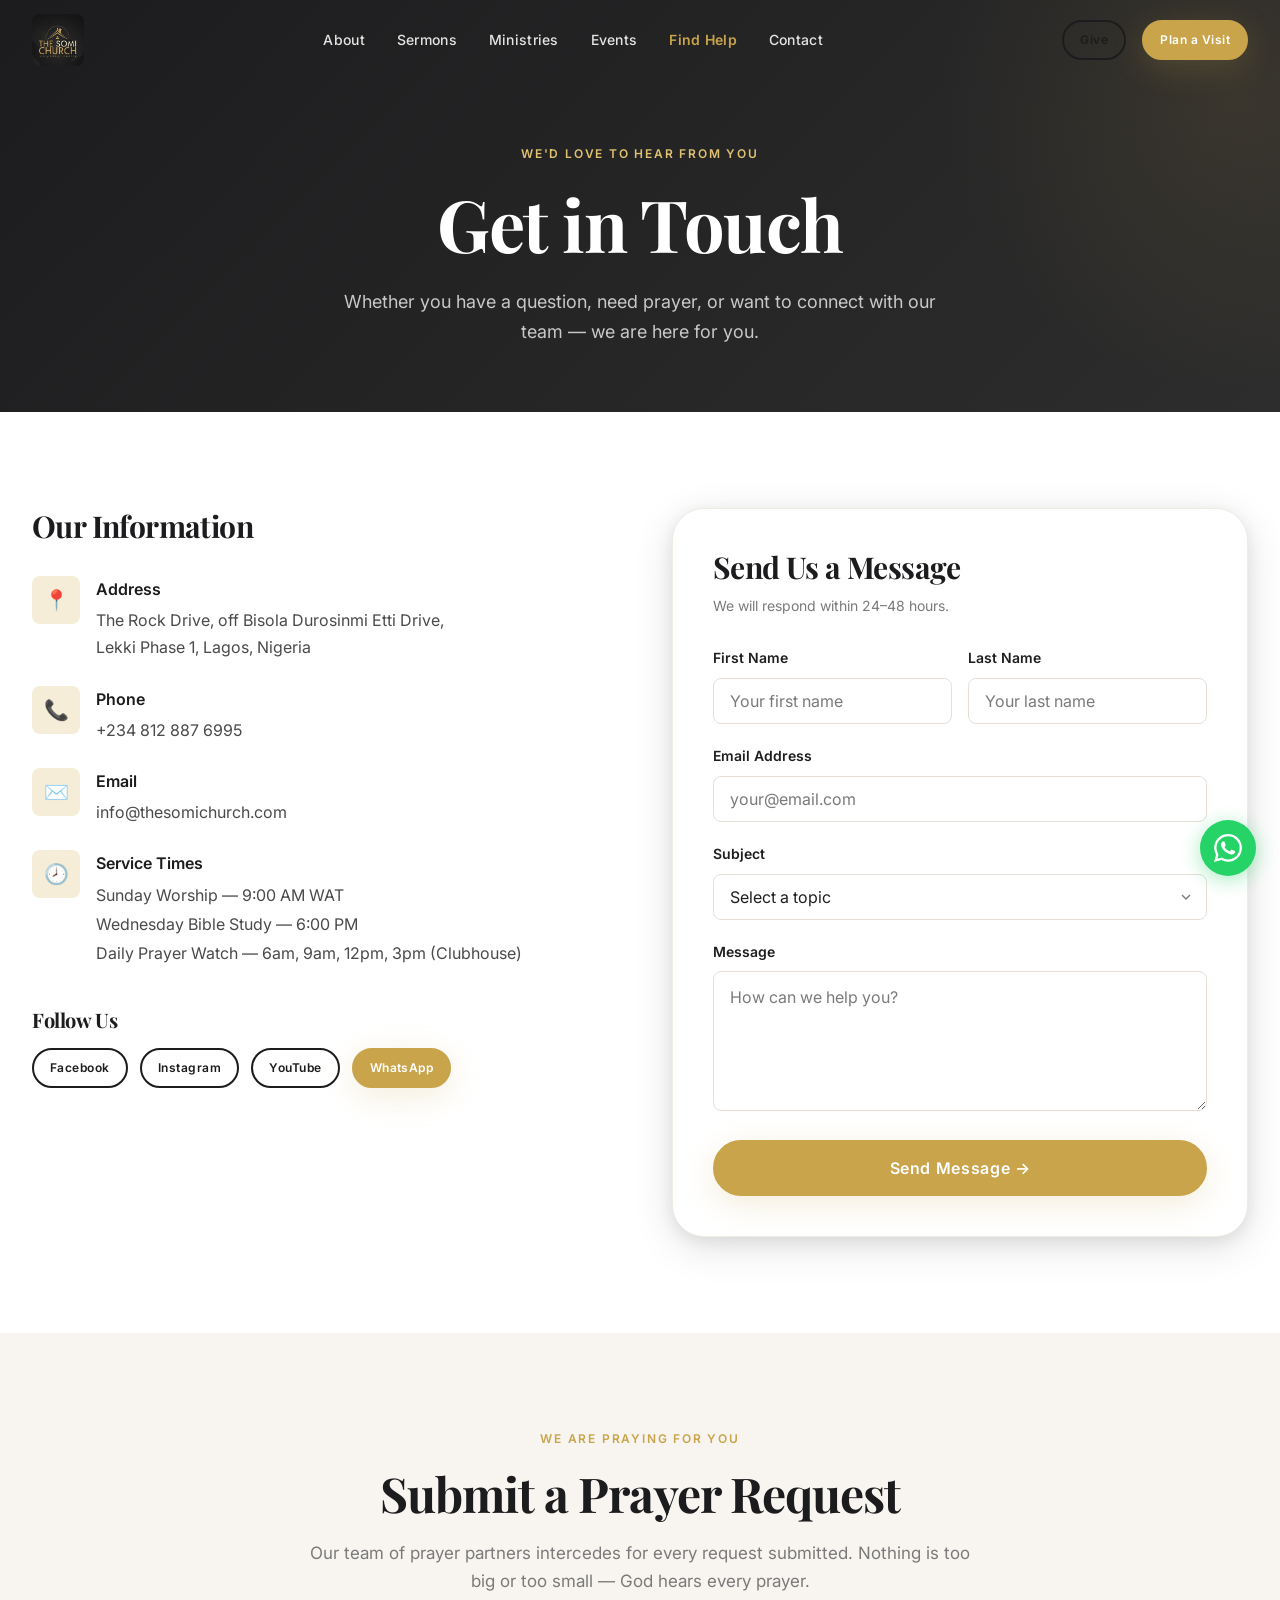
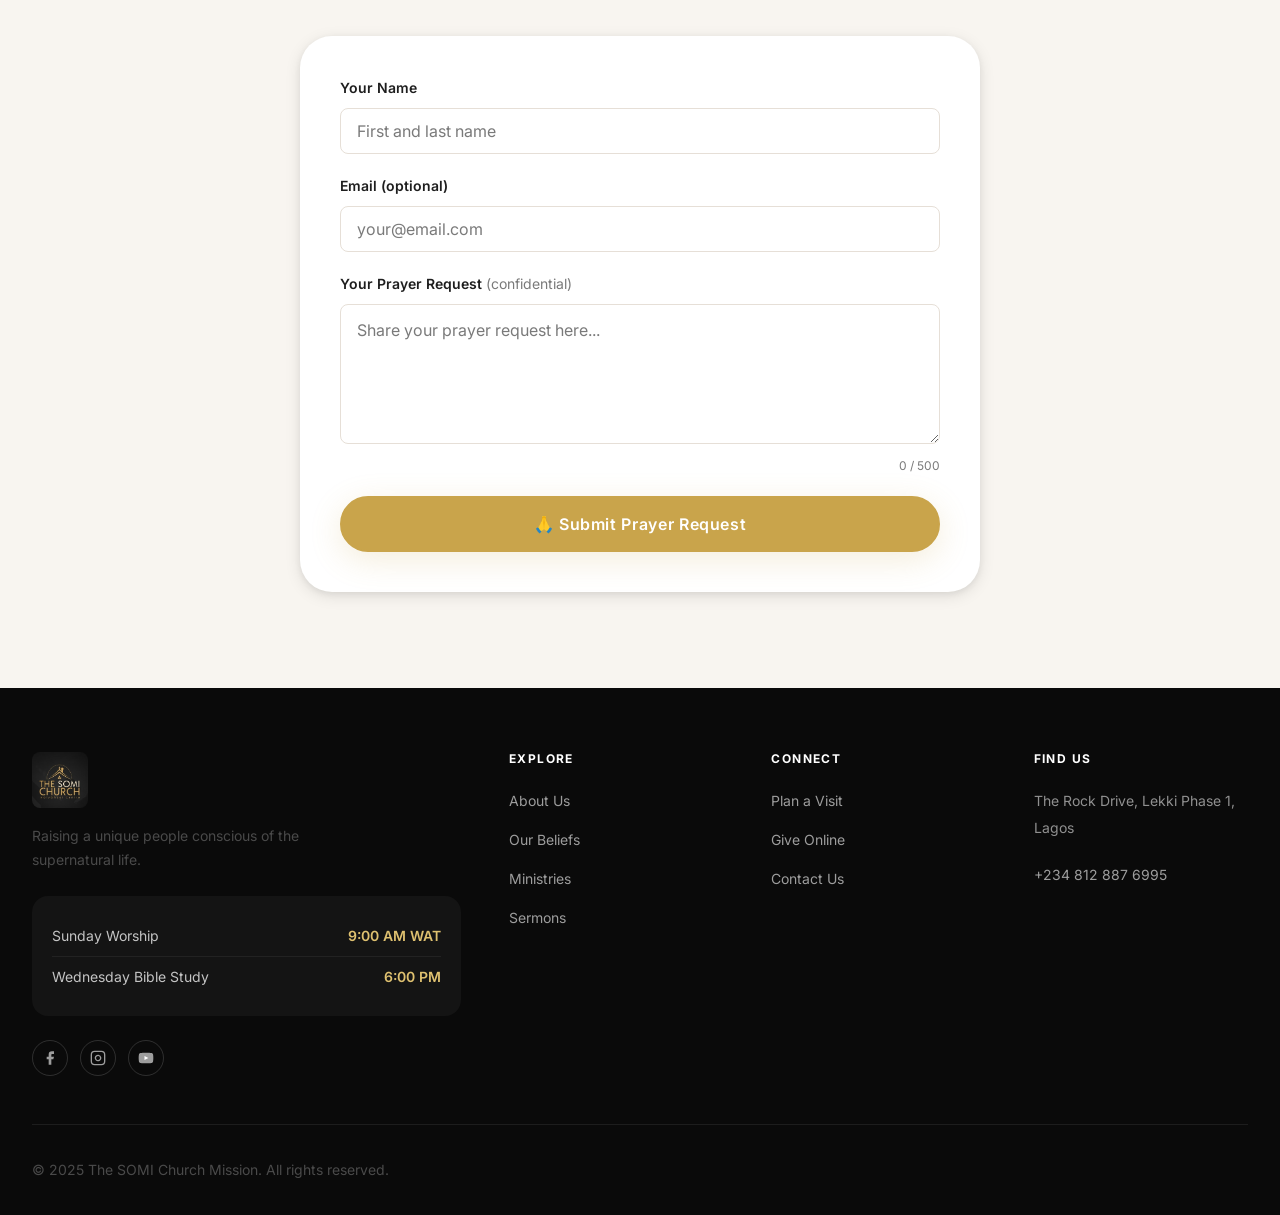
<file: contact.html>
<!DOCTYPE html>
<html lang="en">
<head>
  <meta charset="UTF-8" /><meta name="viewport" content="width=device-width, initial-scale=1.0" />
  <meta name="description" content="Contact The SOMI Church Mission in Lekki Phase 1, Lagos. Reach us by phone, email, or submit a prayer request." />
  <link rel="icon" href="assets/logo.jpg" type="image/jpeg" />
  <title>Contact Us — The SOMI Church Mission</title>
  <link rel="preconnect" href="https://fonts.googleapis.com" /><link rel="preconnect" href="https://fonts.gstatic.com" crossorigin />
  <link href="https://fonts.googleapis.com/css2?family=Playfair+Display:ital,wght@0,700;0,800;1,700&family=Inter:wght@400;500;600&display=swap" rel="stylesheet" />
  <link rel="stylesheet" href="css/style.css" />
</head>
<body>
  <nav class="nav nav--transparent" id="main-nav" data-transparent="true">
    <div class="nav__inner">
      <a href="index.html" class="nav__logo"><img src="assets/logo.jpg" alt="The SOMI Church Mission" class="nav__logo-img" /></a>
      <ul class="nav__links">
        <li><a href="about.html" class="nav__link">About</a></li><li><a href="sermons.html" class="nav__link">Sermons</a></li>
        <li><a href="ministries.html" class="nav__link">Ministries</a></li><li><a href="events.html" class="nav__link">Events</a></li>
        <li><a href="find-help.html" class="nav__link nav__link--find-help">Find Help</a></li><li><a href="contact.html" class="nav__link nav__link--active">Contact</a></li>
      </ul>
      <div class="nav__actions">
        <a href="give.html" class="btn btn--secondary btn--sm">Give</a>
        <a href="plan-visit.html" class="btn btn--primary btn--sm">Plan a Visit</a>
        <button class="nav__menu-btn" id="menu-btn"><span></span><span></span><span></span></button>
      </div>
    </div>
  </nav>
  <div class="mobile-nav" id="mobile-nav">
    <button class="mobile-nav__close" id="mobile-nav-close">&#10005;</button>
    <ul class="mobile-nav__links">
      <li><a href="index.html" class="mobile-nav__link">Home</a></li><li><a href="about.html" class="mobile-nav__link">About</a></li>
      <li><a href="sermons.html" class="mobile-nav__link">Sermons</a></li><li><a href="ministries.html" class="mobile-nav__link">Ministries</a></li>
      <li><a href="events.html" class="mobile-nav__link">Events</a></li><li><a href="find-help.html" class="mobile-nav__link mobile-nav__link--find-help">Find Help</a></li>
      <li><a href="plan-visit.html" class="mobile-nav__link">Plan a Visit</a></li><li><a href="give.html" class="mobile-nav__link">Give</a></li><li><a href="contact.html" class="mobile-nav__link">Contact</a></li>
    </ul>
  </div>

  <main>
    <div class="page-hero">
      <span class="page-hero__label">We'd Love to Hear from You</span>
      <h1 class="page-hero__title">Get in Touch</h1>
      <p class="page-hero__subtitle">Whether you have a question, need prayer, or want to connect with our team — we are here for you.</p>
    </div>

    <section class="section">
      <div class="container">
        <div style="display:grid;grid-template-columns:1fr 1fr;gap:64px;align-items:start;">

          <!-- Contact info -->
          <div class="reveal">
            <h3 style="margin-bottom:32px;">Our Information</h3>

            <div style="display:flex;flex-direction:column;gap:24px;">
              <div style="display:flex;gap:16px;align-items:flex-start;">
                <div style="width:48px;height:48px;border-radius:var(--radius-md);background:var(--color-accent-subtle);display:flex;align-items:center;justify-content:center;font-size:20px;flex-shrink:0;">&#x1F4CD;</div>
                <div>
                  <div style="font-weight:600;color:var(--color-primary);margin-bottom:4px;">Address</div>
                  <p style="margin:0;line-height:1.7;">The Rock Drive, off Bisola Durosinmi Etti Drive,<br>Lekki Phase 1, Lagos, Nigeria</p>
                </div>
              </div>

              <div style="display:flex;gap:16px;align-items:flex-start;">
                <div style="width:48px;height:48px;border-radius:var(--radius-md);background:var(--color-accent-subtle);display:flex;align-items:center;justify-content:center;font-size:20px;flex-shrink:0;">&#x1F4DE;</div>
                <div>
                  <div style="font-weight:600;color:var(--color-primary);margin-bottom:4px;">Phone</div>
                  <a href="tel:+2348128876995" style="color:var(--color-text-soft);">+234 812 887 6995</a>
                </div>
              </div>

              <div style="display:flex;gap:16px;align-items:flex-start;">
                <div style="width:48px;height:48px;border-radius:var(--radius-md);background:var(--color-accent-subtle);display:flex;align-items:center;justify-content:center;font-size:20px;flex-shrink:0;">&#x2709;&#xFE0F;</div>
                <div>
                  <div style="font-weight:600;color:var(--color-primary);margin-bottom:4px;">Email</div>
                  <a href="mailto:info@thesomichurch.com" style="color:var(--color-text-soft);">info@thesomichurch.com</a>
                </div>
              </div>

              <div style="display:flex;gap:16px;align-items:flex-start;">
                <div style="width:48px;height:48px;border-radius:var(--radius-md);background:var(--color-accent-subtle);display:flex;align-items:center;justify-content:center;font-size:20px;flex-shrink:0;">&#x1F557;</div>
                <div>
                  <div style="font-weight:600;color:var(--color-primary);margin-bottom:4px;">Service Times</div>
                  <p style="margin:0;line-height:1.8;color:var(--color-text-soft);">
                    Sunday Worship &mdash; 9:00 AM WAT<br>
                    Wednesday Bible Study &mdash; 6:00 PM<br>
                    Daily Prayer Watch &mdash; 6am, 9am, 12pm, 3pm (Clubhouse)
                  </p>
                </div>
              </div>
            </div>

            <!-- Social links -->
            <div style="margin-top:40px;">
              <h4 style="margin-bottom:16px;">Follow Us</h4>
              <div style="display:flex;gap:12px;flex-wrap:wrap;">
                <a href="https://www.facebook.com/thesomichurch/" target="_blank" rel="noopener" class="btn btn--secondary btn--sm">Facebook</a>
                <a href="https://www.instagram.com/thesomichurch/" target="_blank" rel="noopener" class="btn btn--secondary btn--sm">Instagram</a>
                <a href="https://www.youtube.com/c/sominetworks" target="_blank" rel="noopener" class="btn btn--secondary btn--sm">YouTube</a>
                <a href="https://wa.me/2348128876995" target="_blank" rel="noopener" class="btn btn--primary btn--sm">WhatsApp</a>
              </div>
            </div>
          </div>

          <!-- Contact form -->
          <div class="reveal" style="background:white;border-radius:var(--radius-2xl);padding:40px;box-shadow:var(--shadow-lg);border:1px solid var(--color-border-light);">
            <h3 style="margin-bottom:8px;">Send Us a Message</h3>
            <p style="font-size:14px;color:var(--color-muted);margin-bottom:28px;">We will respond within 24–48 hours.</p>
            <form id="contact-form">
              <div class="form-row">
                <div class="form-group">
                  <label class="form-label" for="contact-fname">First Name</label>
                  <input type="text" id="contact-fname" class="form-input" placeholder="Your first name" required />
                </div>
                <div class="form-group">
                  <label class="form-label" for="contact-lname">Last Name</label>
                  <input type="text" id="contact-lname" class="form-input" placeholder="Your last name" />
                </div>
              </div>
              <div class="form-group">
                <label class="form-label" for="contact-email">Email Address</label>
                <input type="email" id="contact-email" class="form-input" placeholder="your@email.com" required />
              </div>
              <div class="form-group">
                <label class="form-label" for="contact-subject">Subject</label>
                <select id="contact-subject" class="form-select">
                  <option value="">Select a topic</option>
                  <option>General Enquiry</option>
                  <option>Prayer Request</option>
                  <option>Membership / Joining</option>
                  <option>Ministries</option>
                  <option>Events</option>
                  <option>Media / Partnership</option>
                </select>
              </div>
              <div class="form-group">
                <label class="form-label" for="contact-message">Message</label>
                <textarea id="contact-message" class="form-textarea" placeholder="How can we help you?" required></textarea>
              </div>
              <button type="submit" class="btn btn--primary btn--full btn--lg">Send Message &#8594;</button>
            </form>
          </div>
        </div>
      </div>
    </section>

    <!-- Prayer request section -->
    <section id="prayer" class="section section--warm">
      <div class="container">
        <div style="max-width:680px;margin:0 auto;text-align:center;" class="reveal">
          <span class="section-header__label">We Are Praying for You</span>
          <h2 style="margin-bottom:16px;">Submit a Prayer Request</h2>
          <p style="color:var(--color-muted);font-size:17px;line-height:1.7;margin-bottom:40px;">
            Our team of prayer partners intercedes for every request submitted. Nothing is too big or too small — God hears every prayer.
          </p>
          <div style="background:white;border-radius:var(--radius-2xl);padding:40px;box-shadow:var(--shadow-md);text-align:left;" class="prayer-form">
            <form id="prayer-form">
              <div class="form-group">
                <label class="form-label" for="prayer-name">Your Name</label>
                <input type="text" id="prayer-name" class="form-input" placeholder="First and last name" required />
              </div>
              <div class="form-group">
                <label class="form-label" for="prayer-email">Email (optional)</label>
                <input type="email" id="prayer-email" class="form-input" placeholder="your@email.com" />
              </div>
              <div class="form-group">
                <label class="form-label" for="prayer-message">Your Prayer Request <span style="color:var(--color-muted);font-weight:400;">(confidential)</span></label>
                <textarea id="prayer-message" class="form-textarea" placeholder="Share your prayer request here..." maxlength="500" required></textarea>
                <div class="form-hint" style="text-align:right;"><span id="prayer-counter">0 / 500</span></div>
              </div>
              <button type="submit" class="btn btn--primary btn--full btn--lg">&#x1F64F; Submit Prayer Request</button>
            </form>
          </div>
        </div>
      </div>
    </section>
  </main>

  <footer class="footer">
    <div class="container">
      <div class="footer__grid">
        <div class="footer__brand">
          <a href="index.html" class="footer__logo"><img src="assets/logo.jpg" alt="The SOMI Church Mission" class="footer__logo-img" /></a>
          <p class="footer__tagline">Raising a unique people conscious of the supernatural life.</p>
          <div class="footer__service-times">
            <div class="footer__service-time"><span>Sunday Worship</span><span>9:00 AM WAT</span></div>
            <div class="footer__service-time"><span>Wednesday Bible Study</span><span>6:00 PM</span></div>
          </div>
          <div class="footer__socials mt-6">
            <a href="https://www.facebook.com/thesomichurch/" class="footer__social" aria-label="Facebook" target="_blank" rel="noopener"><svg viewBox="0 0 24 24" width="16" height="16" fill="currentColor"><path d="M18 2h-3a5 5 0 00-5 5v3H7v4h3v8h4v-8h3l1-4h-4V7a1 1 0 011-1h3z"/></svg></a>
            <a href="https://www.instagram.com/thesomichurch/" class="footer__social" aria-label="Instagram" target="_blank" rel="noopener"><svg viewBox="0 0 24 24" width="16" height="16" fill="none" stroke="currentColor" stroke-width="2"><rect x="2" y="2" width="20" height="20" rx="5" ry="5"/><path d="M16 11.37A4 4 0 1112.63 8 4 4 0 0116 11.37z"/><line x1="17.5" y1="6.5" x2="17.51" y2="6.5"/></svg></a>
            <a href="https://www.youtube.com/c/sominetworks" class="footer__social" aria-label="YouTube" target="_blank" rel="noopener"><svg viewBox="0 0 24 24" width="16" height="16" fill="currentColor"><path d="M22.54 6.42a2.78 2.78 0 00-1.95-1.96C18.88 4 12 4 12 4s-6.88 0-8.59.46a2.78 2.78 0 00-1.95 1.96A29 29 0 001 12a29 29 0 00.46 5.58A2.78 2.78 0 003.41 19.6C5.12 20 12 20 12 20s6.88 0 8.59-.46a2.78 2.78 0 001.95-1.95A29 29 0 0023 12a29 29 0 00-.46-5.58z"/><polygon points="9.75 15.02 15.5 12 9.75 8.98 9.75 15.02" fill="white"/></svg></a>
          </div>
        </div>
        <div><h4 class="footer__col-title">Explore</h4><ul class="footer__links"><li><a href="about.html" class="footer__link">About Us</a></li><li><a href="beliefs.html" class="footer__link">Our Beliefs</a></li><li><a href="ministries.html" class="footer__link">Ministries</a></li><li><a href="sermons.html" class="footer__link">Sermons</a></li></ul></div>
        <div><h4 class="footer__col-title">Connect</h4><ul class="footer__links"><li><a href="plan-visit.html" class="footer__link">Plan a Visit</a></li><li><a href="give.html" class="footer__link">Give Online</a></li><li><a href="contact.html" class="footer__link">Contact Us</a></li></ul></div>
        <div><h4 class="footer__col-title">Find Us</h4><ul class="footer__links"><li><span class="footer__link" style="cursor:default;color:rgba(255,255,255,0.55);">The Rock Drive, Lekki Phase 1, Lagos</span></li><li style="margin-top:8px;"><a href="tel:+2348128876995" class="footer__link">+234 812 887 6995</a></li></ul></div>
      </div>
      <div class="footer__bottom"><p>&#169; 2025 The SOMI Church Mission. All rights reserved.</p></div>
    </div>
  </footer>
  <a href="https://wa.me/2348128876995" class="whatsapp-float" target="_blank" rel="noopener" aria-label="WhatsApp"><svg viewBox="0 0 24 24"><path d="M17.472 14.382c-.297-.149-1.758-.867-2.03-.967-.273-.099-.471-.148-.67.15-.197.297-.767.966-.94 1.164-.173.199-.347.223-.644.075-.297-.15-1.255-.463-2.39-1.475-.883-.788-1.48-1.761-1.653-2.059-.173-.297-.018-.458.13-.606.134-.133.298-.347.446-.52.149-.174.198-.298.298-.497.099-.198.05-.371-.025-.52-.075-.149-.669-1.612-.916-2.207-.242-.579-.487-.5-.669-.51-.173-.008-.371-.01-.57-.01-.198 0-.52.074-.792.372-.272.297-1.04 1.016-1.04 2.479 0 1.462 1.065 2.875 1.213 3.074.149.198 2.096 3.2 5.077 4.487.709.306 1.262.489 1.694.625.712.227 1.36.195 1.871.118.571-.085 1.758-.719 2.006-1.413.248-.694.248-1.289.173-1.413-.074-.124-.272-.198-.57-.347m-5.421 7.403h-.004a9.87 9.87 0 01-5.031-1.378l-.361-.214-3.741.982.998-3.648-.235-.374a9.86 9.86 0 01-1.51-5.26c.001-5.45 4.436-9.884 9.888-9.884 2.64 0 5.122 1.03 6.988 2.898a9.825 9.825 0 012.893 6.994c-.003 5.45-4.437 9.884-9.885 9.884m8.413-18.297A11.815 11.815 0 0012.05 0C5.495 0 .16 5.335.157 11.892c0 2.096.547 4.142 1.588 5.945L.057 24l6.305-1.654a11.882 11.882 0 005.683 1.448h.005c6.554 0 11.89-5.335 11.893-11.893a11.821 11.821 0 00-3.48-8.413z" fill="white"/></svg></a>
  <script src="js/main.js"></script>
</body>
</html>
</file>
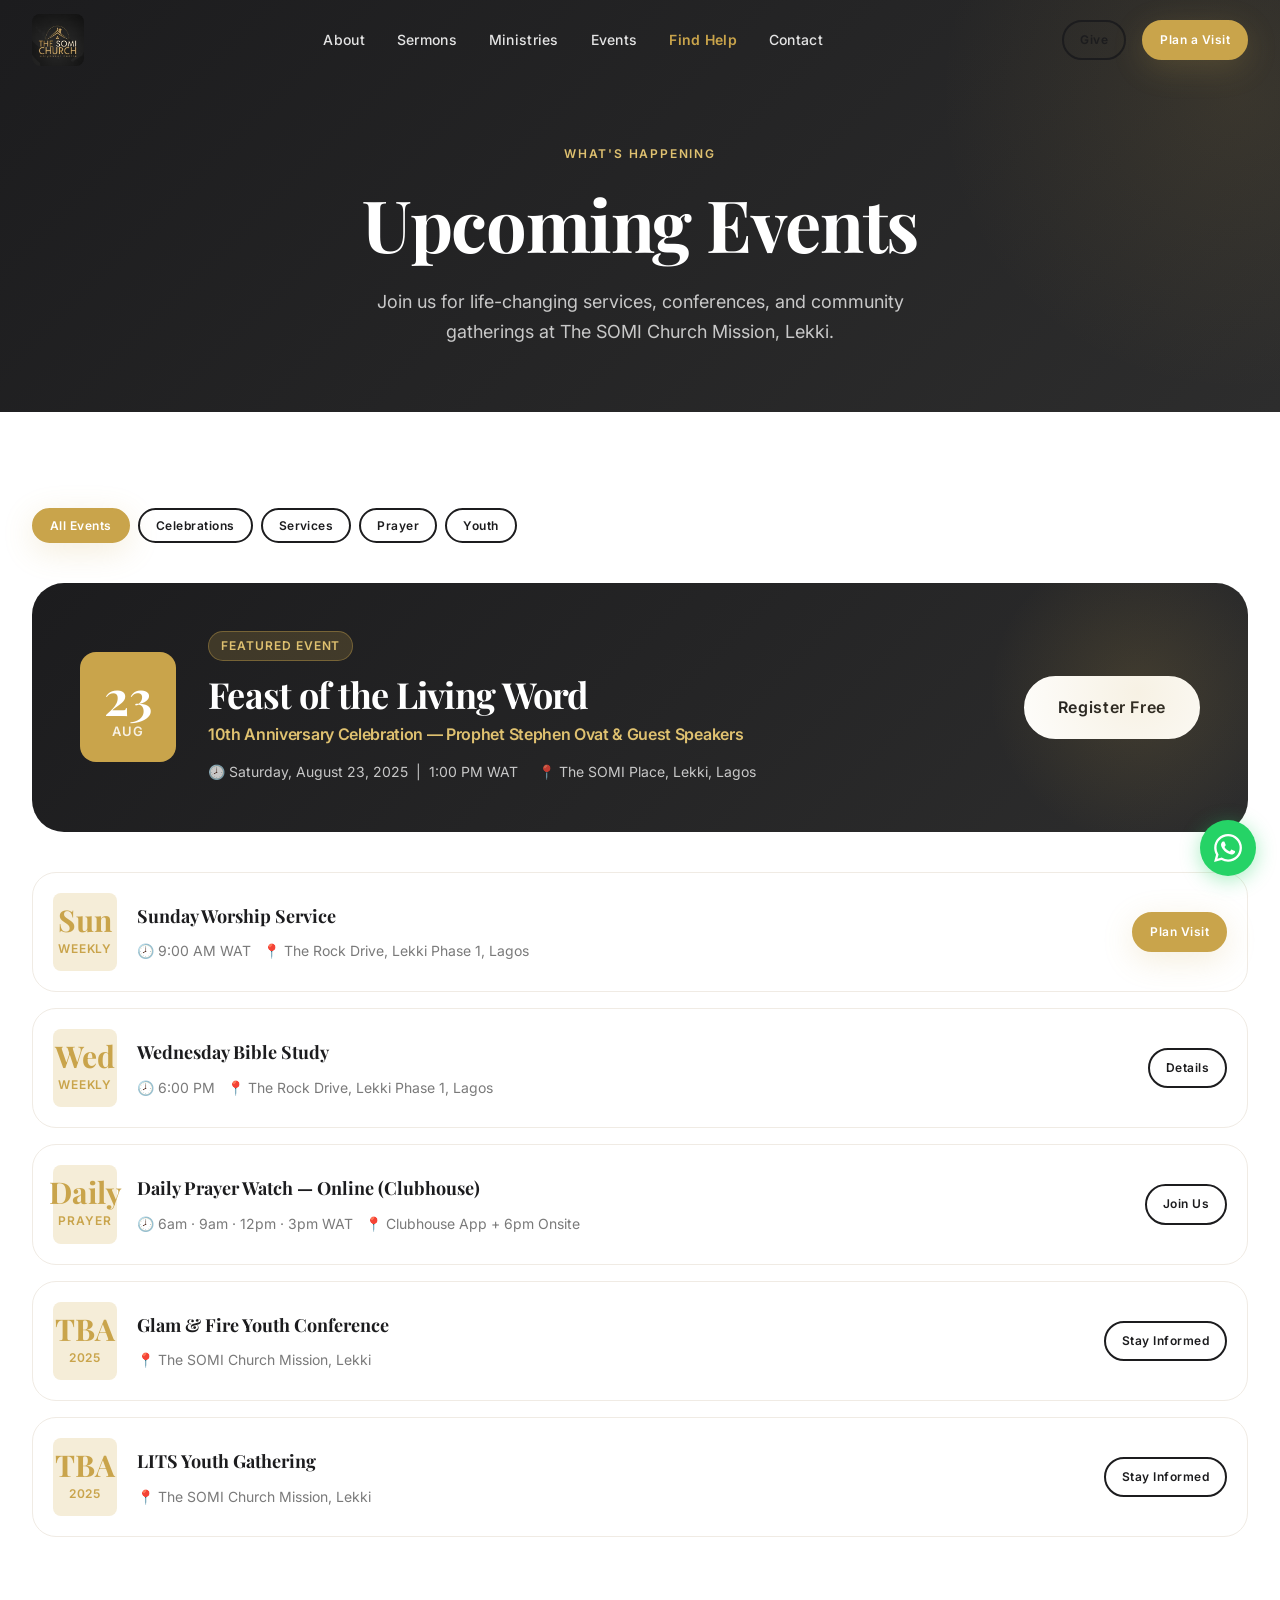
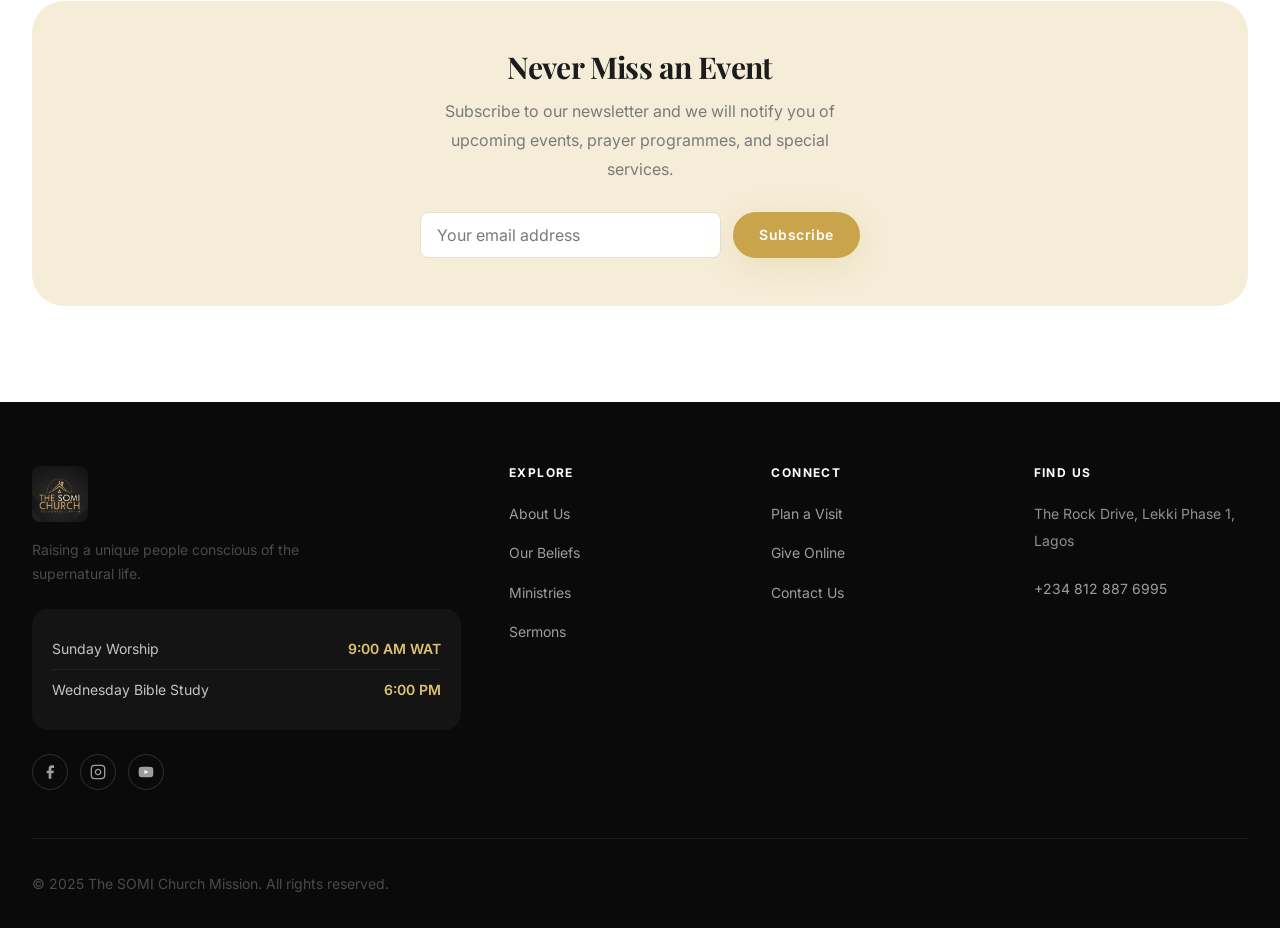
<file: events.html>
<!DOCTYPE html>
<html lang="en">
<head>
  <meta charset="UTF-8" /><meta name="viewport" content="width=device-width, initial-scale=1.0" />
  <meta name="description" content="Upcoming events at The SOMI Church Mission Lagos — Feast of the Living Word 10th Anniversary, Sunday Services, Bible Study and more." />
  <link rel="icon" href="assets/logo.jpg" type="image/jpeg" />
  <title>Events — The SOMI Church Mission</title>
  <link rel="preconnect" href="https://fonts.googleapis.com" /><link rel="preconnect" href="https://fonts.gstatic.com" crossorigin />
  <link href="https://fonts.googleapis.com/css2?family=Playfair+Display:ital,wght@0,700;0,800;1,700&family=Inter:wght@400;500;600&display=swap" rel="stylesheet" />
  <link rel="stylesheet" href="css/style.css" />
</head>
<body>
  <nav class="nav nav--transparent" id="main-nav" data-transparent="true">
    <div class="nav__inner">
      <a href="index.html" class="nav__logo"><img src="assets/logo.jpg" alt="The SOMI Church Mission" class="nav__logo-img" /></a>
      <ul class="nav__links">
        <li><a href="about.html" class="nav__link">About</a></li><li><a href="sermons.html" class="nav__link">Sermons</a></li>
        <li><a href="ministries.html" class="nav__link">Ministries</a></li><li><a href="events.html" class="nav__link nav__link--active">Events</a></li>
        <li><a href="find-help.html" class="nav__link nav__link--find-help">Find Help</a></li><li><a href="contact.html" class="nav__link">Contact</a></li>
      </ul>
      <div class="nav__actions">
        <a href="give.html" class="btn btn--secondary btn--sm">Give</a>
        <a href="plan-visit.html" class="btn btn--primary btn--sm">Plan a Visit</a>
        <button class="nav__menu-btn" id="menu-btn"><span></span><span></span><span></span></button>
      </div>
    </div>
  </nav>
  <div class="mobile-nav" id="mobile-nav">
    <button class="mobile-nav__close" id="mobile-nav-close">&#10005;</button>
    <ul class="mobile-nav__links">
      <li><a href="index.html" class="mobile-nav__link">Home</a></li><li><a href="about.html" class="mobile-nav__link">About</a></li>
      <li><a href="sermons.html" class="mobile-nav__link">Sermons</a></li><li><a href="ministries.html" class="mobile-nav__link">Ministries</a></li>
      <li><a href="events.html" class="mobile-nav__link">Events</a></li><li><a href="find-help.html" class="mobile-nav__link mobile-nav__link--find-help">Find Help</a></li>
      <li><a href="plan-visit.html" class="mobile-nav__link">Plan a Visit</a></li><li><a href="give.html" class="mobile-nav__link">Give</a></li><li><a href="contact.html" class="mobile-nav__link">Contact</a></li>
    </ul>
  </div>

  <main>
    <div class="page-hero">
      <span class="page-hero__label">What's Happening</span>
      <h1 class="page-hero__title">Upcoming Events</h1>
      <p class="page-hero__subtitle">Join us for life-changing services, conferences, and community gatherings at The SOMI Church Mission, Lekki.</p>
    </div>

    <section class="section">
      <div class="container">

        <!-- Filter -->
        <div style="display:flex;gap:8px;flex-wrap:wrap;margin-bottom:40px;" class="reveal">
          <button data-filter="all" class="btn btn--primary btn--sm filter-active">All Events</button>
          <button data-filter="celebration" class="btn btn--secondary btn--sm">Celebrations</button>
          <button data-filter="service" class="btn btn--secondary btn--sm">Services</button>
          <button data-filter="prayer" class="btn btn--secondary btn--sm">Prayer</button>
          <button data-filter="youth" class="btn btn--secondary btn--sm">Youth</button>
        </div>

        <!-- Featured Event -->
        <div style="background:linear-gradient(135deg,var(--color-primary) 0%,var(--color-primary-light) 100%);border-radius:var(--radius-2xl);padding:48px;margin-bottom:40px;position:relative;overflow:hidden;" class="reveal" data-category="celebration">
          <div style="position:absolute;top:-40px;right:-40px;width:300px;height:300px;background:radial-gradient(circle,rgba(201,164,75,0.15) 0%,transparent 70%);pointer-events:none;"></div>
          <div style="display:grid;grid-template-columns:auto 1fr auto;gap:32px;align-items:center;">
            <div style="background:var(--color-accent);border-radius:var(--radius-lg);padding:20px 24px;text-align:center;min-width:80px;">
              <div style="font-family:'Playfair Display',serif;font-size:48px;font-weight:700;color:white;line-height:1;">23</div>
              <div style="font-size:13px;font-weight:600;text-transform:uppercase;color:rgba(255,255,255,0.85);letter-spacing:0.08em;">Aug</div>
            </div>
            <div>
              <span style="display:inline-block;background:rgba(201,164,75,0.20);border:1px solid rgba(201,164,75,0.40);border-radius:20px;padding:4px 12px;font-size:12px;font-weight:600;letter-spacing:0.08em;text-transform:uppercase;color:var(--color-accent-light);margin-bottom:12px;">Featured Event</span>
              <h2 style="color:white;font-size:clamp(22px,4vw,36px);margin-bottom:8px;">Feast of the Living Word</h2>
              <h3 style="color:var(--color-accent-light);font-family:var(--font-body);font-size:16px;font-weight:600;margin-bottom:16px;">10th Anniversary Celebration — Prophet Stephen Ovat &amp; Guest Speakers</h3>
              <div style="display:flex;gap:20px;flex-wrap:wrap;">
                <span style="color:rgba(255,255,255,0.75);font-size:14px;">&#x1F557; Saturday, August 23, 2025 &nbsp;|&nbsp; 1:00 PM WAT</span>
                <span style="color:rgba(255,255,255,0.75);font-size:14px;">&#x1F4CD; The SOMI Place, Lekki, Lagos</span>
              </div>
            </div>
            <a href="https://www.eventbrite.com" target="_blank" rel="noopener" class="btn btn--white btn--lg" style="flex-shrink:0;">Register Free</a>
          </div>
        </div>

        <!-- Regular Events List -->
        <div style="display:flex;flex-direction:column;gap:16px;" class="reveal">

          <div class="event-card" data-category="service">
            <div class="event-card__date"><div class="event-card__day">Sun</div><div class="event-card__month">Weekly</div></div>
            <div class="event-card__body">
              <div class="event-card__title">Sunday Worship Service</div>
              <div class="event-card__meta"><span>&#x1F557; 9:00 AM WAT</span><span>&#x1F4CD; The Rock Drive, Lekki Phase 1, Lagos</span></div>
            </div>
            <a href="plan-visit.html" class="btn btn--primary btn--sm">Plan Visit</a>
          </div>

          <div class="event-card" data-category="prayer">
            <div class="event-card__date"><div class="event-card__day">Wed</div><div class="event-card__month">Weekly</div></div>
            <div class="event-card__body">
              <div class="event-card__title">Wednesday Bible Study</div>
              <div class="event-card__meta"><span>&#x1F557; 6:00 PM</span><span>&#x1F4CD; The Rock Drive, Lekki Phase 1, Lagos</span></div>
            </div>
            <a href="contact.html" class="btn btn--secondary btn--sm">Details</a>
          </div>

          <div class="event-card" data-category="prayer">
            <div class="event-card__date"><div class="event-card__day">Daily</div><div class="event-card__month">Prayer</div></div>
            <div class="event-card__body">
              <div class="event-card__title">Daily Prayer Watch — Online (Clubhouse)</div>
              <div class="event-card__meta"><span>&#x1F557; 6am · 9am · 12pm · 3pm WAT</span><span>&#x1F4CD; Clubhouse App + 6pm Onsite</span></div>
            </div>
            <a href="contact.html" class="btn btn--secondary btn--sm">Join Us</a>
          </div>

          <div class="event-card" data-category="youth">
            <div class="event-card__date"><div class="event-card__day">TBA</div><div class="event-card__month">2025</div></div>
            <div class="event-card__body">
              <div class="event-card__title">Glam &amp; Fire Youth Conference</div>
              <div class="event-card__meta"><span>&#x1F4CD; The SOMI Church Mission, Lekki</span></div>
            </div>
            <a href="contact.html" class="btn btn--secondary btn--sm">Stay Informed</a>
          </div>

          <div class="event-card" data-category="celebration">
            <div class="event-card__date"><div class="event-card__day">TBA</div><div class="event-card__month">2025</div></div>
            <div class="event-card__body">
              <div class="event-card__title">LITS Youth Gathering</div>
              <div class="event-card__meta"><span>&#x1F4CD; The SOMI Church Mission, Lekki</span></div>
            </div>
            <a href="contact.html" class="btn btn--secondary btn--sm">Stay Informed</a>
          </div>

        </div>

        <!-- Newsletter signup -->
        <div style="margin-top:64px;background:var(--color-accent-subtle);border-radius:var(--radius-2xl);padding:48px;text-align:center;" class="reveal">
          <h3 style="margin-bottom:12px;">Never Miss an Event</h3>
          <p style="color:var(--color-muted);margin-bottom:28px;max-width:400px;margin-left:auto;margin-right:auto;">
            Subscribe to our newsletter and we will notify you of upcoming events, prayer programmes, and special services.
          </p>
          <form id="newsletter-form" style="display:flex;gap:12px;max-width:440px;margin:0 auto;flex-wrap:wrap;">
            <input type="email" class="form-input" placeholder="Your email address" required style="flex:1;min-width:200px;" />
            <button type="submit" class="btn btn--primary">Subscribe</button>
          </form>
        </div>

      </div>
    </section>
  </main>

  <footer class="footer">
    <div class="container">
      <div class="footer__grid">
        <div class="footer__brand">
          <a href="index.html" class="footer__logo"><img src="assets/logo.jpg" alt="The SOMI Church Mission" class="footer__logo-img" /></a>
          <p class="footer__tagline">Raising a unique people conscious of the supernatural life.</p>
          <div class="footer__service-times">
            <div class="footer__service-time"><span>Sunday Worship</span><span>9:00 AM WAT</span></div>
            <div class="footer__service-time"><span>Wednesday Bible Study</span><span>6:00 PM</span></div>
          </div>
          <div class="footer__socials mt-6">
            <a href="https://www.facebook.com/thesomichurch/" class="footer__social" aria-label="Facebook" target="_blank" rel="noopener"><svg viewBox="0 0 24 24" width="16" height="16" fill="currentColor"><path d="M18 2h-3a5 5 0 00-5 5v3H7v4h3v8h4v-8h3l1-4h-4V7a1 1 0 011-1h3z"/></svg></a>
            <a href="https://www.instagram.com/thesomichurch/" class="footer__social" aria-label="Instagram" target="_blank" rel="noopener"><svg viewBox="0 0 24 24" width="16" height="16" fill="none" stroke="currentColor" stroke-width="2"><rect x="2" y="2" width="20" height="20" rx="5" ry="5"/><path d="M16 11.37A4 4 0 1112.63 8 4 4 0 0116 11.37z"/><line x1="17.5" y1="6.5" x2="17.51" y2="6.5"/></svg></a>
            <a href="https://www.youtube.com/c/sominetworks" class="footer__social" aria-label="YouTube" target="_blank" rel="noopener"><svg viewBox="0 0 24 24" width="16" height="16" fill="currentColor"><path d="M22.54 6.42a2.78 2.78 0 00-1.95-1.96C18.88 4 12 4 12 4s-6.88 0-8.59.46a2.78 2.78 0 00-1.95 1.96A29 29 0 001 12a29 29 0 00.46 5.58A2.78 2.78 0 003.41 19.6C5.12 20 12 20 12 20s6.88 0 8.59-.46a2.78 2.78 0 001.95-1.95A29 29 0 0023 12a29 29 0 00-.46-5.58z"/><polygon points="9.75 15.02 15.5 12 9.75 8.98 9.75 15.02" fill="white"/></svg></a>
          </div>
        </div>
        <div><h4 class="footer__col-title">Explore</h4><ul class="footer__links"><li><a href="about.html" class="footer__link">About Us</a></li><li><a href="beliefs.html" class="footer__link">Our Beliefs</a></li><li><a href="ministries.html" class="footer__link">Ministries</a></li><li><a href="sermons.html" class="footer__link">Sermons</a></li></ul></div>
        <div><h4 class="footer__col-title">Connect</h4><ul class="footer__links"><li><a href="plan-visit.html" class="footer__link">Plan a Visit</a></li><li><a href="give.html" class="footer__link">Give Online</a></li><li><a href="contact.html" class="footer__link">Contact Us</a></li></ul></div>
        <div><h4 class="footer__col-title">Find Us</h4><ul class="footer__links"><li><span class="footer__link" style="cursor:default;color:rgba(255,255,255,0.55);">The Rock Drive, Lekki Phase 1, Lagos</span></li><li style="margin-top:8px;"><a href="tel:+2348128876995" class="footer__link">+234 812 887 6995</a></li></ul></div>
      </div>
      <div class="footer__bottom"><p>&#169; 2025 The SOMI Church Mission. All rights reserved.</p></div>
    </div>
  </footer>
  <a href="https://wa.me/2348128876995" class="whatsapp-float" target="_blank" rel="noopener" aria-label="WhatsApp"><svg viewBox="0 0 24 24"><path d="M17.472 14.382c-.297-.149-1.758-.867-2.03-.967-.273-.099-.471-.148-.67.15-.197.297-.767.966-.94 1.164-.173.199-.347.223-.644.075-.297-.15-1.255-.463-2.39-1.475-.883-.788-1.48-1.761-1.653-2.059-.173-.297-.018-.458.13-.606.134-.133.298-.347.446-.52.149-.174.198-.298.298-.497.099-.198.05-.371-.025-.52-.075-.149-.669-1.612-.916-2.207-.242-.579-.487-.5-.669-.51-.173-.008-.371-.01-.57-.01-.198 0-.52.074-.792.372-.272.297-1.04 1.016-1.04 2.479 0 1.462 1.065 2.875 1.213 3.074.149.198 2.096 3.2 5.077 4.487.709.306 1.262.489 1.694.625.712.227 1.36.195 1.871.118.571-.085 1.758-.719 2.006-1.413.248-.694.248-1.289.173-1.413-.074-.124-.272-.198-.57-.347m-5.421 7.403h-.004a9.87 9.87 0 01-5.031-1.378l-.361-.214-3.741.982.998-3.648-.235-.374a9.86 9.86 0 01-1.51-5.26c.001-5.45 4.436-9.884 9.888-9.884 2.64 0 5.122 1.03 6.988 2.898a9.825 9.825 0 012.893 6.994c-.003 5.45-4.437 9.884-9.885 9.884m8.413-18.297A11.815 11.815 0 0012.05 0C5.495 0 .16 5.335.157 11.892c0 2.096.547 4.142 1.588 5.945L.057 24l6.305-1.654a11.882 11.882 0 005.683 1.448h.005c6.554 0 11.89-5.335 11.893-11.893a11.821 11.821 0 00-3.48-8.413z" fill="white"/></svg></a>
  <script src="js/main.js"></script>
</body>
</html>
</file>
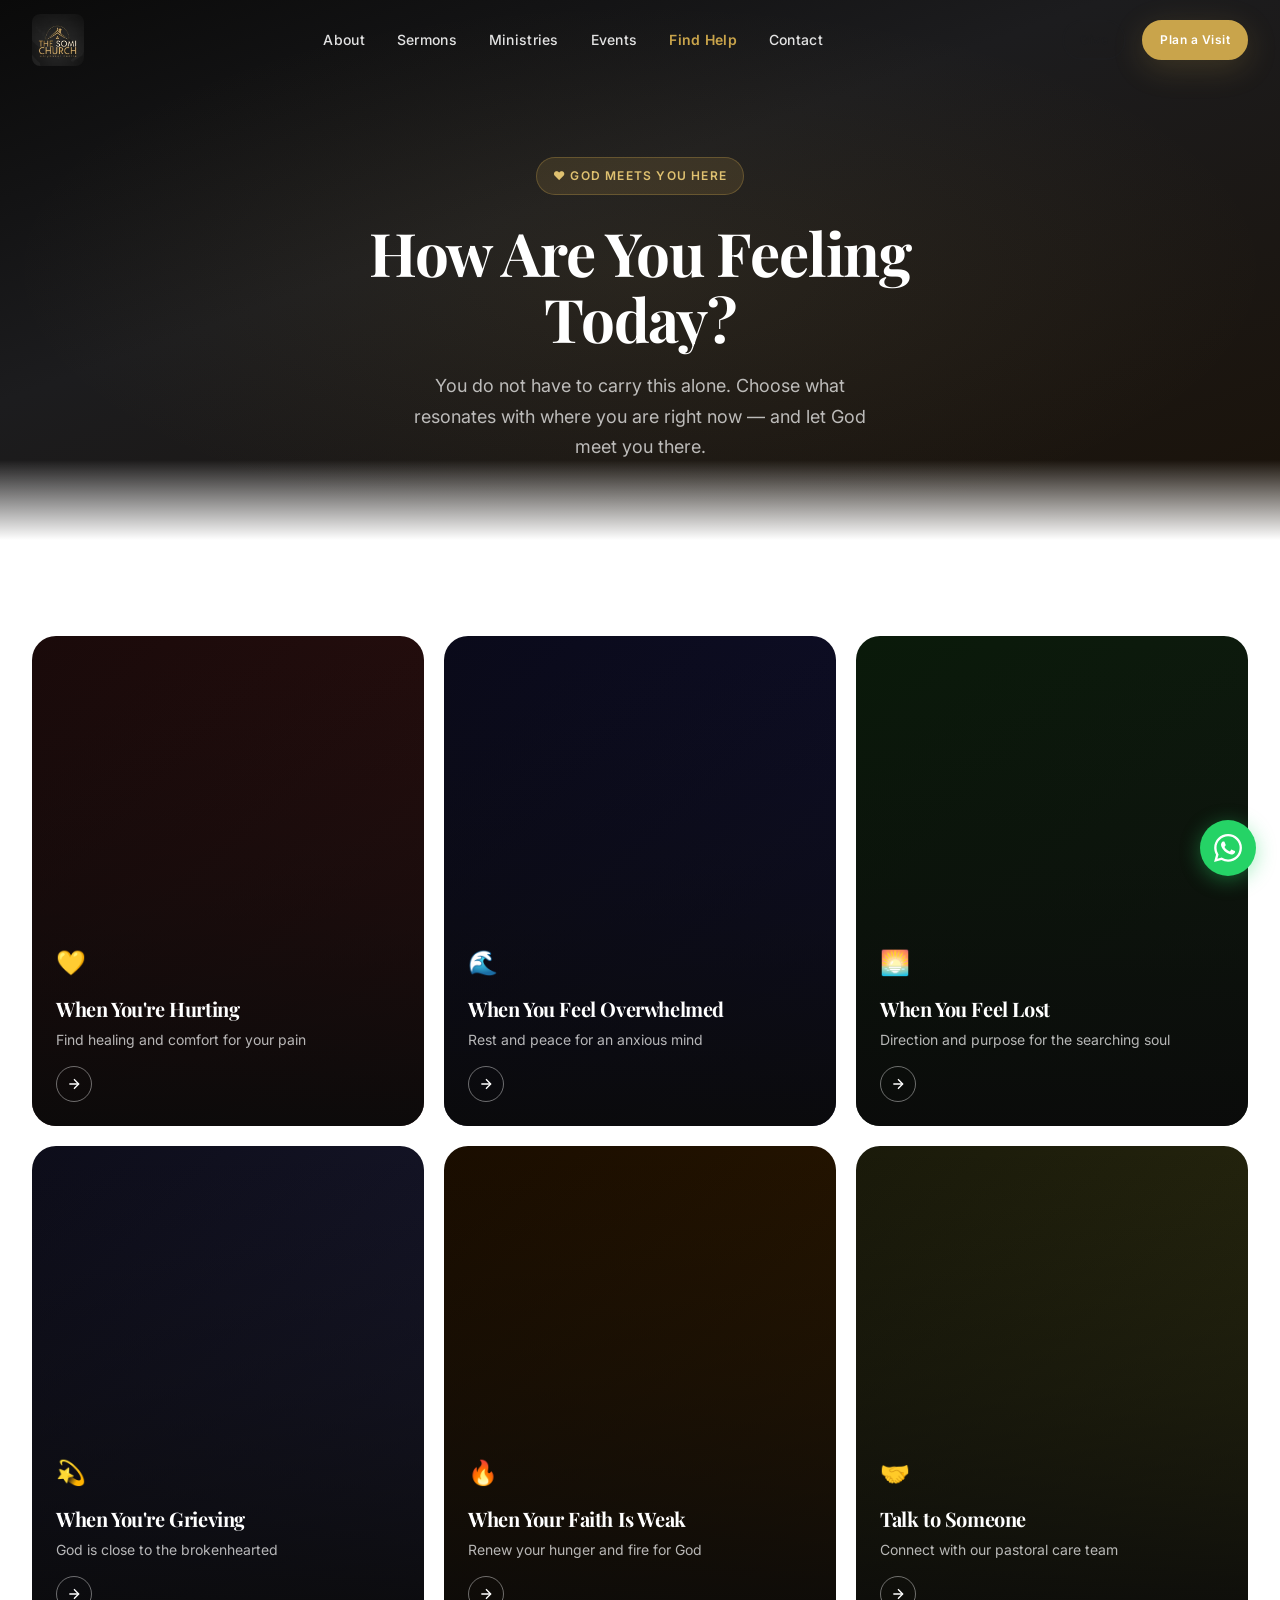
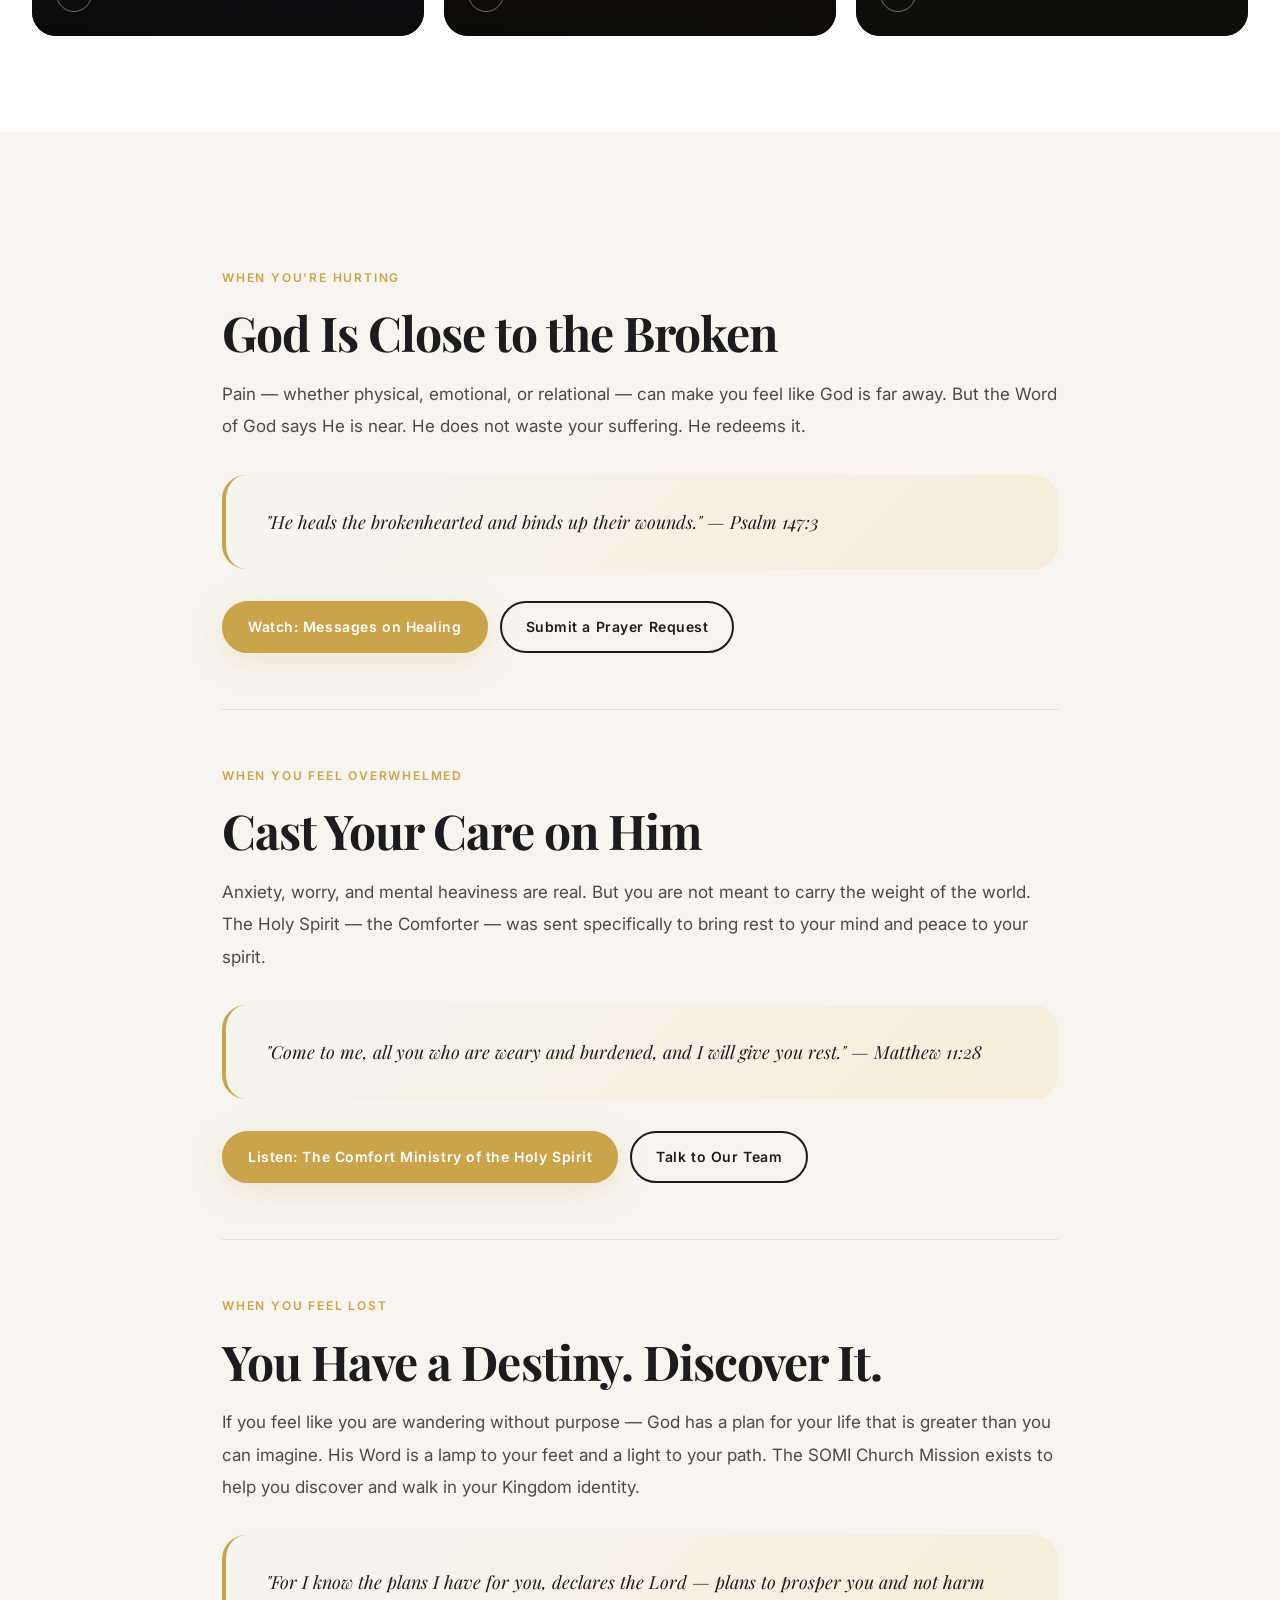
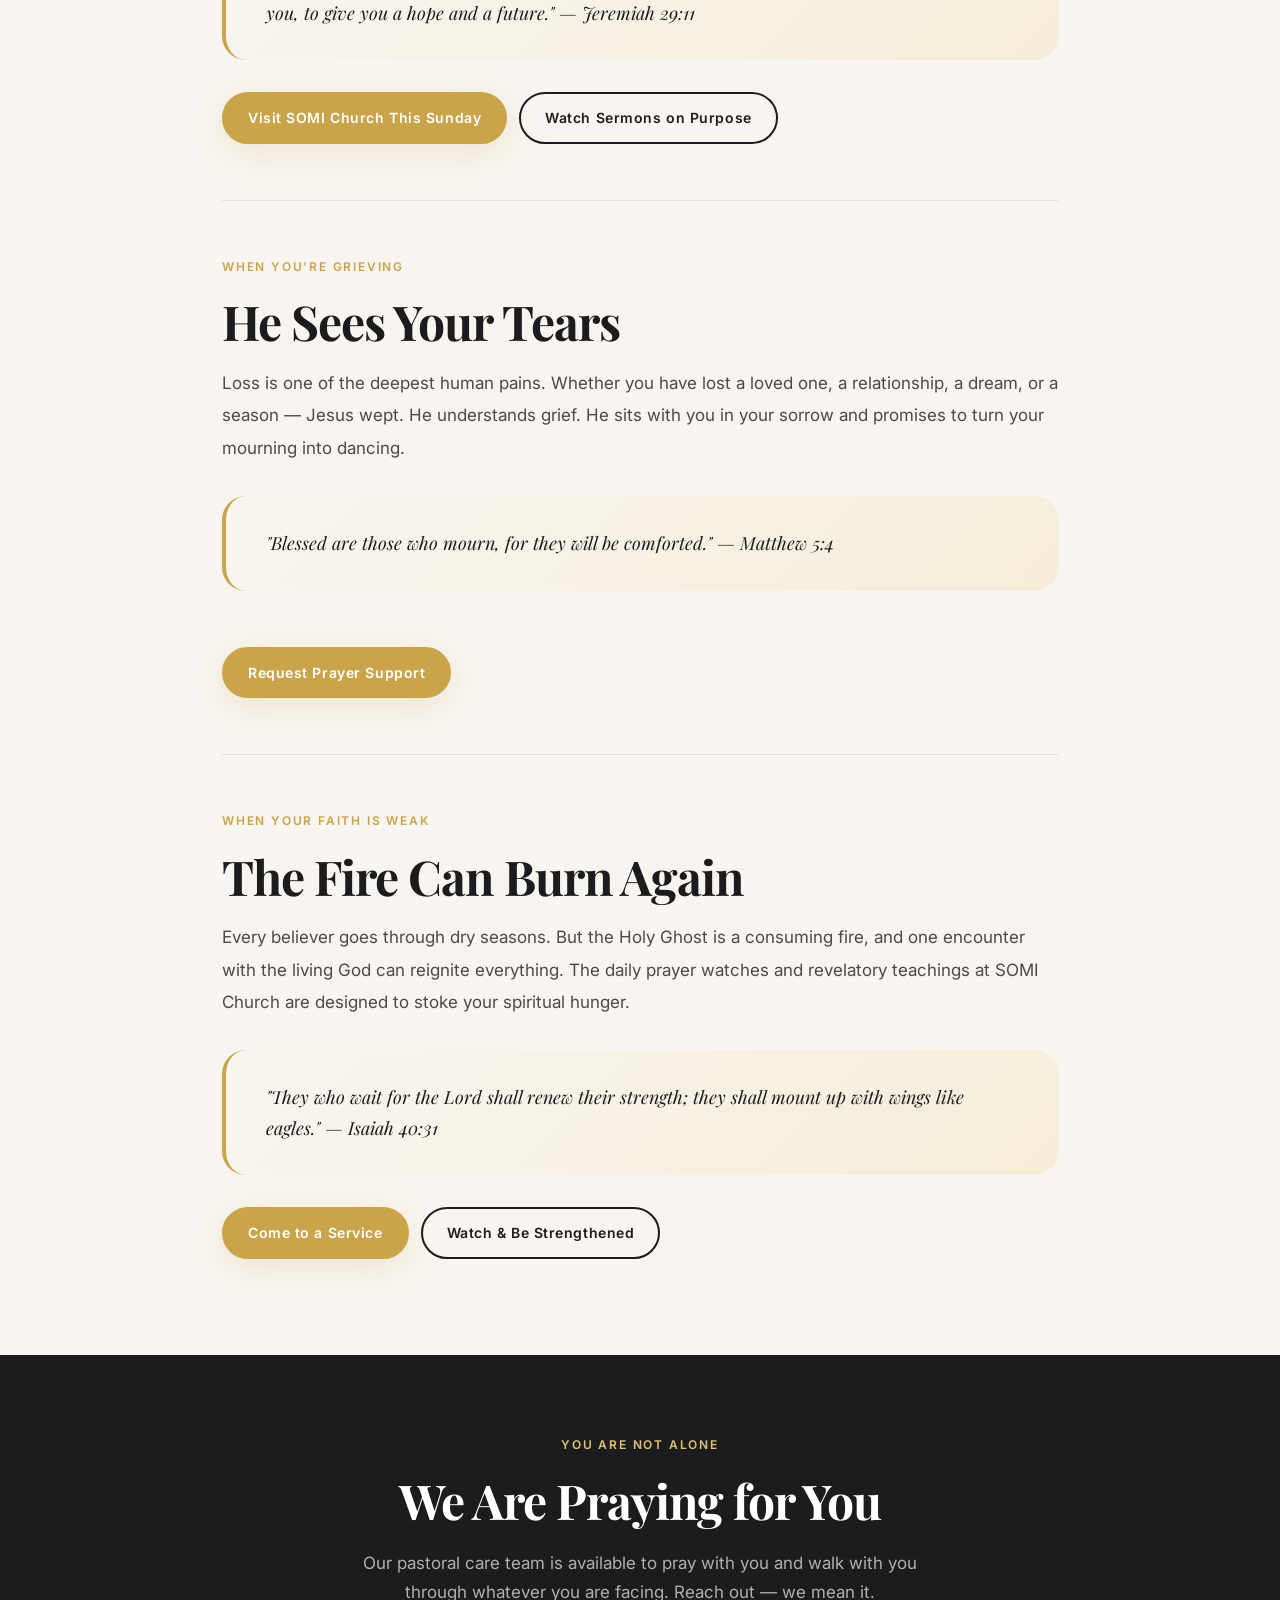
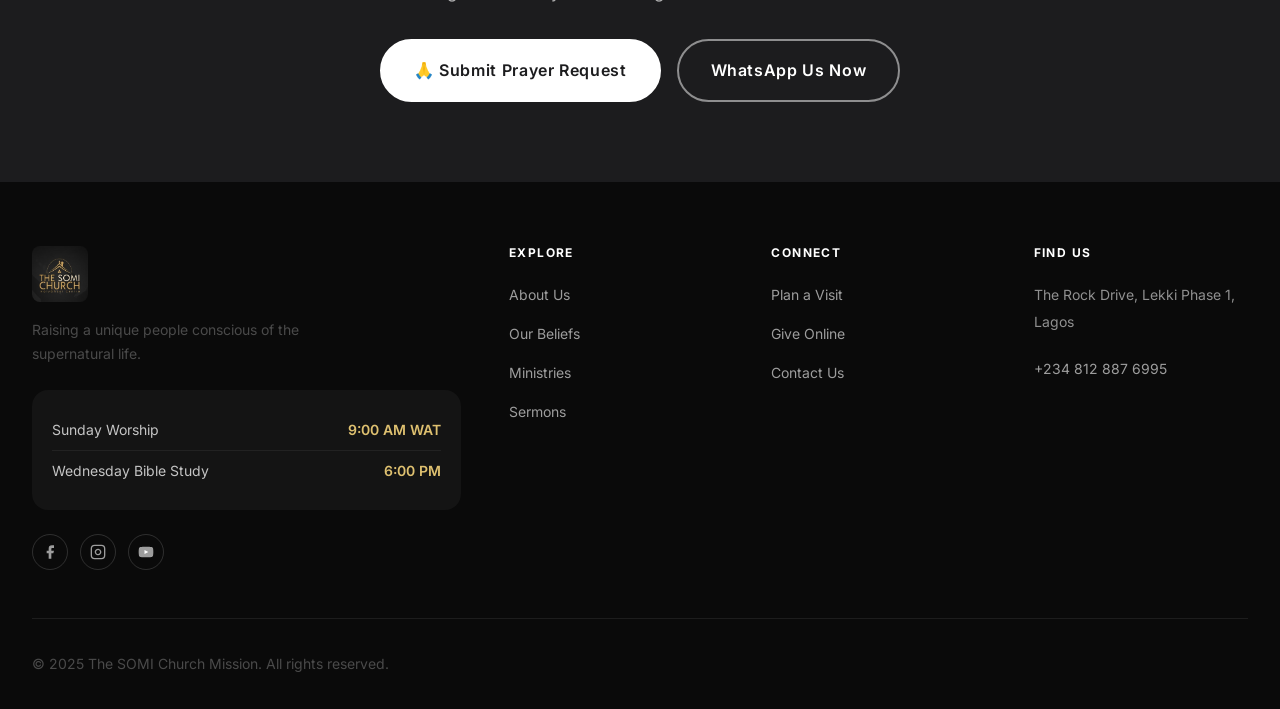
<file: find-help.html>
<!DOCTYPE html>
<html lang="en">
<head>
  <meta charset="UTF-8" /><meta name="viewport" content="width=device-width, initial-scale=1.0" />
  <meta name="description" content="Find help and spiritual support at The SOMI Church Mission. Whether you are hurting, anxious, or feeling lost — God meets you here." />
  <link rel="icon" href="assets/logo.jpg" type="image/jpeg" />
  <title>Find Help — The SOMI Church Mission</title>
  <link rel="preconnect" href="https://fonts.googleapis.com" /><link rel="preconnect" href="https://fonts.gstatic.com" crossorigin />
  <link href="https://fonts.googleapis.com/css2?family=Playfair+Display:ital,wght@0,700;0,800;1,700&family=Inter:wght@400;500;600&display=swap" rel="stylesheet" />
  <link rel="stylesheet" href="css/style.css" />
</head>
<body>
  <nav class="nav nav--transparent" id="main-nav" data-transparent="true">
    <div class="nav__inner">
      <a href="index.html" class="nav__logo"><img src="assets/logo.jpg" alt="The SOMI Church Mission" class="nav__logo-img" /></a>
      <ul class="nav__links">
        <li><a href="about.html" class="nav__link">About</a></li><li><a href="sermons.html" class="nav__link">Sermons</a></li>
        <li><a href="ministries.html" class="nav__link">Ministries</a></li><li><a href="events.html" class="nav__link">Events</a></li>
        <li><a href="find-help.html" class="nav__link nav__link--find-help nav__link--active">Find Help</a></li><li><a href="contact.html" class="nav__link">Contact</a></li>
      </ul>
      <div class="nav__actions">
        <a href="give.html" class="btn btn--secondary btn--sm">Give</a>
        <a href="plan-visit.html" class="btn btn--primary btn--sm">Plan a Visit</a>
        <button class="nav__menu-btn" id="menu-btn"><span></span><span></span><span></span></button>
      </div>
    </div>
  </nav>
  <div class="mobile-nav" id="mobile-nav">
    <button class="mobile-nav__close" id="mobile-nav-close">&#10005;</button>
    <ul class="mobile-nav__links">
      <li><a href="index.html" class="mobile-nav__link">Home</a></li><li><a href="about.html" class="mobile-nav__link">About</a></li>
      <li><a href="sermons.html" class="mobile-nav__link">Sermons</a></li><li><a href="ministries.html" class="mobile-nav__link">Ministries</a></li>
      <li><a href="events.html" class="mobile-nav__link">Events</a></li><li><a href="find-help.html" class="mobile-nav__link mobile-nav__link--find-help">Find Help</a></li>
      <li><a href="plan-visit.html" class="mobile-nav__link">Plan a Visit</a></li><li><a href="give.html" class="mobile-nav__link">Give</a></li><li><a href="contact.html" class="mobile-nav__link">Contact</a></li>
    </ul>
  </div>

  <main>

    <div class="find-help-hero">
      <div class="find-help-hero__content">
        <div class="find-help-hero__eyebrow">&#x2764;&#xFE0F; God Meets You Here</div>
        <h1 class="find-help-hero__title">How Are You Feeling Today?</h1>
        <p class="find-help-hero__sub">You do not have to carry this alone. Choose what resonates with where you are right now — and let God meet you there.</p>
      </div>
    </div>

    <!-- Help Categories Grid -->
    <section class="section">
      <div class="container">
        <div class="help-grid">

          <a href="#hurting" class="help-card" style="text-decoration:none;">
            <div class="help-card__bg" style="background:linear-gradient(135deg,#1a0a0a 0%,#2d1010 100%);"></div>
            <div class="help-card__overlay"></div>
            <div class="help-card__content">
              <span class="help-card__icon">&#x1F49B;</span>
              <h3 class="help-card__title">When You're Hurting</h3>
              <p class="help-card__sub">Find healing and comfort for your pain</p>
              <div class="help-card__arrow"><svg viewBox="0 0 24 24" stroke-width="2"><line x1="5" y1="12" x2="19" y2="12"/><polyline points="12 5 19 12 12 19"/></svg></div>
            </div>
          </a>

          <a href="#overwhelmed" class="help-card" style="text-decoration:none;">
            <div class="help-card__bg" style="background:linear-gradient(135deg,#0a0a1a 0%,#10102d 100%);"></div>
            <div class="help-card__overlay"></div>
            <div class="help-card__content">
              <span class="help-card__icon">&#x1F30A;</span>
              <h3 class="help-card__title">When You Feel Overwhelmed</h3>
              <p class="help-card__sub">Rest and peace for an anxious mind</p>
              <div class="help-card__arrow"><svg viewBox="0 0 24 24" stroke-width="2"><line x1="5" y1="12" x2="19" y2="12"/><polyline points="12 5 19 12 12 19"/></svg></div>
            </div>
          </a>

          <a href="#lost" class="help-card" style="text-decoration:none;">
            <div class="help-card__bg" style="background:linear-gradient(135deg,#0a1a0a 0%,#101a10 100%);"></div>
            <div class="help-card__overlay"></div>
            <div class="help-card__content">
              <span class="help-card__icon">&#x1F305;</span>
              <h3 class="help-card__title">When You Feel Lost</h3>
              <p class="help-card__sub">Direction and purpose for the searching soul</p>
              <div class="help-card__arrow"><svg viewBox="0 0 24 24" stroke-width="2"><line x1="5" y1="12" x2="19" y2="12"/><polyline points="12 5 19 12 12 19"/></svg></div>
            </div>
          </a>

          <a href="#grief" class="help-card" style="text-decoration:none;">
            <div class="help-card__bg" style="background:linear-gradient(135deg,#0d0d1a 0%,#1a1a30 100%);"></div>
            <div class="help-card__overlay"></div>
            <div class="help-card__content">
              <span class="help-card__icon">&#x1F4AB;</span>
              <h3 class="help-card__title">When You're Grieving</h3>
              <p class="help-card__sub">God is close to the brokenhearted</p>
              <div class="help-card__arrow"><svg viewBox="0 0 24 24" stroke-width="2"><line x1="5" y1="12" x2="19" y2="12"/><polyline points="12 5 19 12 12 19"/></svg></div>
            </div>
          </a>

          <a href="#faith" class="help-card" style="text-decoration:none;">
            <div class="help-card__bg" style="background:linear-gradient(135deg,#1a0d00 0%,#2d1a00 100%);"></div>
            <div class="help-card__overlay"></div>
            <div class="help-card__content">
              <span class="help-card__icon">&#x1F525;</span>
              <h3 class="help-card__title">When Your Faith Is Weak</h3>
              <p class="help-card__sub">Renew your hunger and fire for God</p>
              <div class="help-card__arrow"><svg viewBox="0 0 24 24" stroke-width="2"><line x1="5" y1="12" x2="19" y2="12"/><polyline points="12 5 19 12 12 19"/></svg></div>
            </div>
          </a>

          <a href="contact.html" class="help-card" style="text-decoration:none;">
            <div class="help-card__bg" style="background:linear-gradient(135deg,#1a1a0a 0%,#2d2d10 100%);"></div>
            <div class="help-card__overlay"></div>
            <div class="help-card__content">
              <span class="help-card__icon">&#x1F91D;</span>
              <h3 class="help-card__title">Talk to Someone</h3>
              <p class="help-card__sub">Connect with our pastoral care team</p>
              <div class="help-card__arrow"><svg viewBox="0 0 24 24" stroke-width="2"><line x1="5" y1="12" x2="19" y2="12"/><polyline points="12 5 19 12 12 19"/></svg></div>
            </div>
          </a>

        </div>
      </div>
    </section>

    <!-- Detail sections -->
    <section class="section section--warm">
      <div class="container container--narrow">

        <div id="hurting" style="padding-top:40px;">
          <span class="section-header__label">When You're Hurting</span>
          <h2 style="margin-bottom:16px;">God Is Close to the Broken</h2>
          <p style="font-size:17px;line-height:1.9;color:var(--color-text-soft);margin-bottom:16px;">
            Pain — whether physical, emotional, or relational — can make you feel like God is far away.
            But the Word of God says He is near. He does not waste your suffering. He redeems it.
          </p>
          <div class="help-detail__prayer">
            <p>"He heals the brokenhearted and binds up their wounds." — Psalm 147:3</p>
          </div>
          <div style="display:flex;gap:12px;flex-wrap:wrap;margin-top:24px;">
            <a href="https://www.youtube.com/c/sominetworks" target="_blank" rel="noopener" class="btn btn--primary">Watch: Messages on Healing</a>
            <a href="contact.html#prayer" class="btn btn--secondary">Submit a Prayer Request</a>
          </div>
        </div>

        <div style="height:1px;background:var(--color-border);margin:56px 0;"></div>

        <div id="overwhelmed">
          <span class="section-header__label">When You Feel Overwhelmed</span>
          <h2 style="margin-bottom:16px;">Cast Your Care on Him</h2>
          <p style="font-size:17px;line-height:1.9;color:var(--color-text-soft);margin-bottom:16px;">
            Anxiety, worry, and mental heaviness are real. But you are not meant to carry the weight of the world.
            The Holy Spirit — the Comforter — was sent specifically to bring rest to your mind and peace to your spirit.
          </p>
          <div class="help-detail__prayer">
            <p>"Come to me, all you who are weary and burdened, and I will give you rest." — Matthew 11:28</p>
          </div>
          <div style="display:flex;gap:12px;flex-wrap:wrap;margin-top:24px;">
            <a href="https://www.youtube.com/c/sominetworks" target="_blank" rel="noopener" class="btn btn--primary">Listen: The Comfort Ministry of the Holy Spirit</a>
            <a href="contact.html" class="btn btn--secondary">Talk to Our Team</a>
          </div>
        </div>

        <div style="height:1px;background:var(--color-border);margin:56px 0;"></div>

        <div id="lost">
          <span class="section-header__label">When You Feel Lost</span>
          <h2 style="margin-bottom:16px;">You Have a Destiny. Discover It.</h2>
          <p style="font-size:17px;line-height:1.9;color:var(--color-text-soft);margin-bottom:16px;">
            If you feel like you are wandering without purpose — God has a plan for your life that is
            greater than you can imagine. His Word is a lamp to your feet and a light to your path.
            The SOMI Church Mission exists to help you discover and walk in your Kingdom identity.
          </p>
          <div class="help-detail__prayer">
            <p>"For I know the plans I have for you, declares the Lord — plans to prosper you and not harm you, to give you a hope and a future." — Jeremiah 29:11</p>
          </div>
          <div style="display:flex;gap:12px;flex-wrap:wrap;margin-top:24px;">
            <a href="plan-visit.html" class="btn btn--primary">Visit SOMI Church This Sunday</a>
            <a href="sermons.html" class="btn btn--secondary">Watch Sermons on Purpose</a>
          </div>
        </div>

        <div style="height:1px;background:var(--color-border);margin:56px 0;"></div>

        <div id="grief">
          <span class="section-header__label">When You're Grieving</span>
          <h2 style="margin-bottom:16px;">He Sees Your Tears</h2>
          <p style="font-size:17px;line-height:1.9;color:var(--color-text-soft);margin-bottom:16px;">
            Loss is one of the deepest human pains. Whether you have lost a loved one, a relationship, a dream, or a season —
            Jesus wept. He understands grief. He sits with you in your sorrow and promises to turn your mourning into dancing.
          </p>
          <div class="help-detail__prayer">
            <p>"Blessed are those who mourn, for they will be comforted." — Matthew 5:4</p>
          </div>
          <a href="contact.html#prayer" class="btn btn--primary" style="margin-top:24px;">Request Prayer Support</a>
        </div>

        <div style="height:1px;background:var(--color-border);margin:56px 0;"></div>

        <div id="faith">
          <span class="section-header__label">When Your Faith Is Weak</span>
          <h2 style="margin-bottom:16px;">The Fire Can Burn Again</h2>
          <p style="font-size:17px;line-height:1.9;color:var(--color-text-soft);margin-bottom:16px;">
            Every believer goes through dry seasons. But the Holy Ghost is a consuming fire, and one encounter with
            the living God can reignite everything. The daily prayer watches and revelatory teachings at SOMI Church
            are designed to stoke your spiritual hunger.
          </p>
          <div class="help-detail__prayer">
            <p>"They who wait for the Lord shall renew their strength; they shall mount up with wings like eagles." — Isaiah 40:31</p>
          </div>
          <div style="display:flex;gap:12px;flex-wrap:wrap;margin-top:24px;">
            <a href="plan-visit.html" class="btn btn--primary">Come to a Service</a>
            <a href="https://www.youtube.com/c/sominetworks" target="_blank" rel="noopener" class="btn btn--secondary">Watch &amp; Be Strengthened</a>
          </div>
        </div>

      </div>
    </section>

    <!-- Prayer CTA -->
    <section class="section" style="background:var(--color-primary);text-align:center;padding:80px 0;">
      <div class="container reveal">
        <div style="max-width:560px;margin:0 auto;">
          <span class="section-header__label" style="color:var(--color-accent-light);">You Are Not Alone</span>
          <h2 style="color:white;margin-bottom:20px;">We Are Praying for You</h2>
          <p style="color:rgba(255,255,255,0.65);font-size:17px;line-height:1.7;margin-bottom:32px;">
            Our pastoral care team is available to pray with you and walk with you through whatever you are facing.
            Reach out — we mean it.
          </p>
          <div style="display:flex;gap:16px;justify-content:center;flex-wrap:wrap;">
            <a href="contact.html#prayer" class="btn btn--white btn--lg">&#x1F64F; Submit Prayer Request</a>
            <a href="https://wa.me/2348128876995" target="_blank" rel="noopener" class="btn btn--ghost btn--lg">WhatsApp Us Now</a>
          </div>
        </div>
      </div>
    </section>

  </main>

  <footer class="footer">
    <div class="container">
      <div class="footer__grid">
        <div class="footer__brand">
          <a href="index.html" class="footer__logo"><img src="assets/logo.jpg" alt="The SOMI Church Mission" class="footer__logo-img" /></a>
          <p class="footer__tagline">Raising a unique people conscious of the supernatural life.</p>
          <div class="footer__service-times">
            <div class="footer__service-time"><span>Sunday Worship</span><span>9:00 AM WAT</span></div>
            <div class="footer__service-time"><span>Wednesday Bible Study</span><span>6:00 PM</span></div>
          </div>
          <div class="footer__socials mt-6">
            <a href="https://www.facebook.com/thesomichurch/" class="footer__social" aria-label="Facebook" target="_blank" rel="noopener"><svg viewBox="0 0 24 24" width="16" height="16" fill="currentColor"><path d="M18 2h-3a5 5 0 00-5 5v3H7v4h3v8h4v-8h3l1-4h-4V7a1 1 0 011-1h3z"/></svg></a>
            <a href="https://www.instagram.com/thesomichurch/" class="footer__social" aria-label="Instagram" target="_blank" rel="noopener"><svg viewBox="0 0 24 24" width="16" height="16" fill="none" stroke="currentColor" stroke-width="2"><rect x="2" y="2" width="20" height="20" rx="5" ry="5"/><path d="M16 11.37A4 4 0 1112.63 8 4 4 0 0116 11.37z"/><line x1="17.5" y1="6.5" x2="17.51" y2="6.5"/></svg></a>
            <a href="https://www.youtube.com/c/sominetworks" class="footer__social" aria-label="YouTube" target="_blank" rel="noopener"><svg viewBox="0 0 24 24" width="16" height="16" fill="currentColor"><path d="M22.54 6.42a2.78 2.78 0 00-1.95-1.96C18.88 4 12 4 12 4s-6.88 0-8.59.46a2.78 2.78 0 00-1.95 1.96A29 29 0 001 12a29 29 0 00.46 5.58A2.78 2.78 0 003.41 19.6C5.12 20 12 20 12 20s6.88 0 8.59-.46a2.78 2.78 0 001.95-1.95A29 29 0 0023 12a29 29 0 00-.46-5.58z"/><polygon points="9.75 15.02 15.5 12 9.75 8.98 9.75 15.02" fill="white"/></svg></a>
          </div>
        </div>
        <div><h4 class="footer__col-title">Explore</h4><ul class="footer__links"><li><a href="about.html" class="footer__link">About Us</a></li><li><a href="beliefs.html" class="footer__link">Our Beliefs</a></li><li><a href="ministries.html" class="footer__link">Ministries</a></li><li><a href="sermons.html" class="footer__link">Sermons</a></li></ul></div>
        <div><h4 class="footer__col-title">Connect</h4><ul class="footer__links"><li><a href="plan-visit.html" class="footer__link">Plan a Visit</a></li><li><a href="give.html" class="footer__link">Give Online</a></li><li><a href="contact.html" class="footer__link">Contact Us</a></li></ul></div>
        <div><h4 class="footer__col-title">Find Us</h4><ul class="footer__links"><li><span class="footer__link" style="cursor:default;color:rgba(255,255,255,0.55);">The Rock Drive, Lekki Phase 1, Lagos</span></li><li style="margin-top:8px;"><a href="tel:+2348128876995" class="footer__link">+234 812 887 6995</a></li></ul></div>
      </div>
      <div class="footer__bottom"><p>&#169; 2025 The SOMI Church Mission. All rights reserved.</p></div>
    </div>
  </footer>
  <a href="https://wa.me/2348128876995" class="whatsapp-float" target="_blank" rel="noopener" aria-label="WhatsApp"><svg viewBox="0 0 24 24"><path d="M17.472 14.382c-.297-.149-1.758-.867-2.03-.967-.273-.099-.471-.148-.67.15-.197.297-.767.966-.94 1.164-.173.199-.347.223-.644.075-.297-.15-1.255-.463-2.39-1.475-.883-.788-1.48-1.761-1.653-2.059-.173-.297-.018-.458.13-.606.134-.133.298-.347.446-.52.149-.174.198-.298.298-.497.099-.198.05-.371-.025-.52-.075-.149-.669-1.612-.916-2.207-.242-.579-.487-.5-.669-.51-.173-.008-.371-.01-.57-.01-.198 0-.52.074-.792.372-.272.297-1.04 1.016-1.04 2.479 0 1.462 1.065 2.875 1.213 3.074.149.198 2.096 3.2 5.077 4.487.709.306 1.262.489 1.694.625.712.227 1.36.195 1.871.118.571-.085 1.758-.719 2.006-1.413.248-.694.248-1.289.173-1.413-.074-.124-.272-.198-.57-.347m-5.421 7.403h-.004a9.87 9.87 0 01-5.031-1.378l-.361-.214-3.741.982.998-3.648-.235-.374a9.86 9.86 0 01-1.51-5.26c.001-5.45 4.436-9.884 9.888-9.884 2.64 0 5.122 1.03 6.988 2.898a9.825 9.825 0 012.893 6.994c-.003 5.45-4.437 9.884-9.885 9.884m8.413-18.297A11.815 11.815 0 0012.05 0C5.495 0 .16 5.335.157 11.892c0 2.096.547 4.142 1.588 5.945L.057 24l6.305-1.654a11.882 11.882 0 005.683 1.448h.005c6.554 0 11.89-5.335 11.893-11.893a11.821 11.821 0 00-3.48-8.413z" fill="white"/></svg></a>
  <script src="js/main.js"></script>
</body>
</html>
</file>
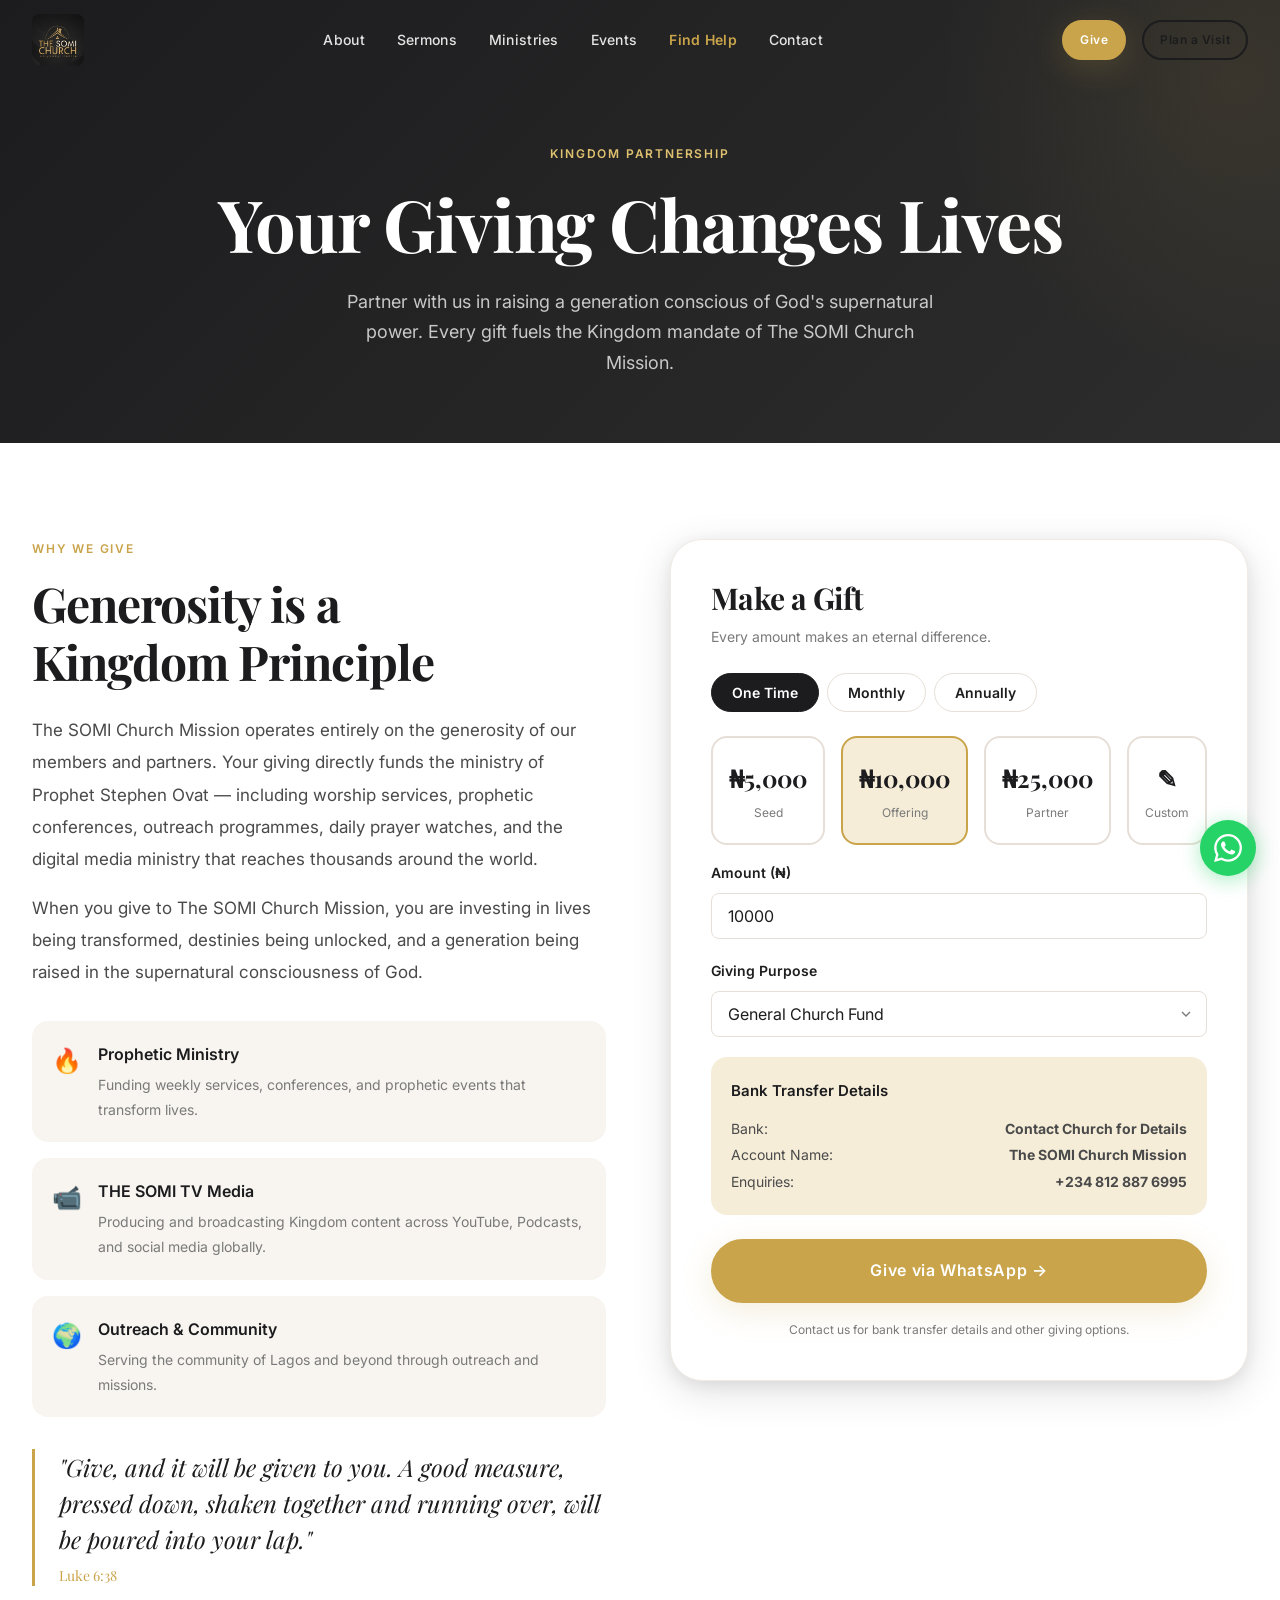
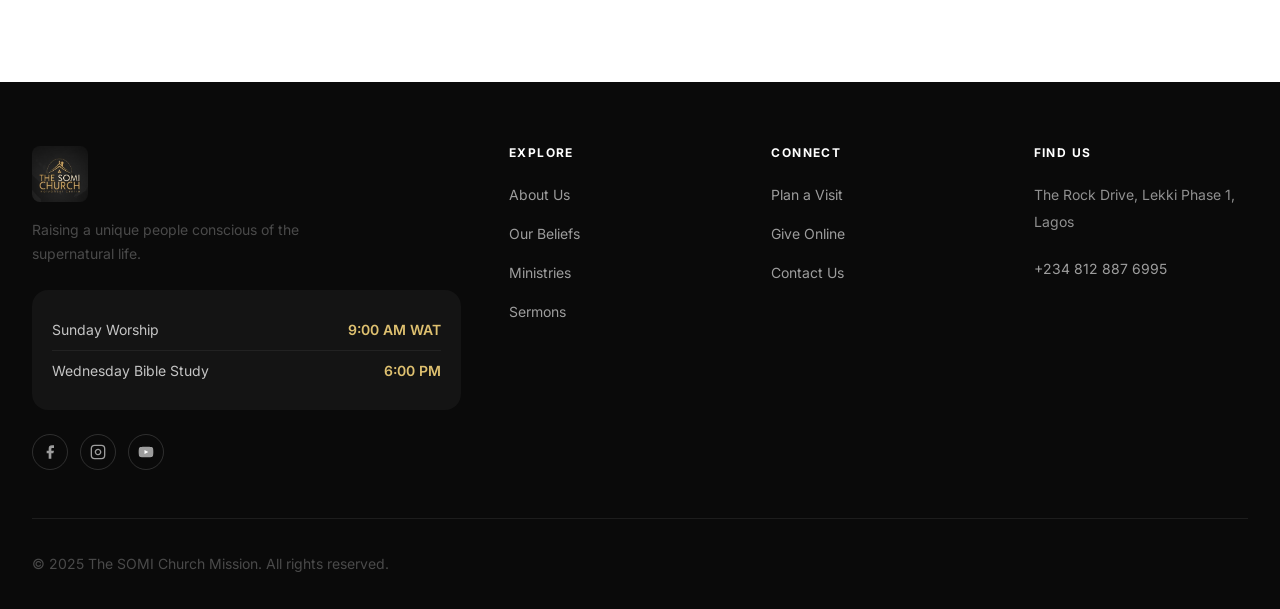
<file: give.html>
<!DOCTYPE html>
<html lang="en">
<head>
  <meta charset="UTF-8" /><meta name="viewport" content="width=device-width, initial-scale=1.0" />
  <meta name="description" content="Give to The SOMI Church Mission and partner with the Kingdom mandate of raising a generation conscious of the supernatural life." />
  <link rel="icon" href="assets/logo.jpg" type="image/jpeg" />
  <title>Give — The SOMI Church Mission</title>
  <link rel="preconnect" href="https://fonts.googleapis.com" /><link rel="preconnect" href="https://fonts.gstatic.com" crossorigin />
  <link href="https://fonts.googleapis.com/css2?family=Playfair+Display:ital,wght@0,700;0,800;1,700&family=Inter:wght@400;500;600&display=swap" rel="stylesheet" />
  <link rel="stylesheet" href="css/style.css" />
  <style>
    .freq-btn { padding:10px 20px; border:1.5px solid var(--color-border); border-radius:var(--radius-full); font-size:14px; font-weight:600; cursor:pointer; background:white; color:var(--color-text); transition:all 0.2s; }
    .freq-btn--active { background:var(--color-primary); color:white; border-color:var(--color-primary); }
  </style>
</head>
<body>
  <nav class="nav nav--transparent" id="main-nav" data-transparent="true">
    <div class="nav__inner">
      <a href="index.html" class="nav__logo"><img src="assets/logo.jpg" alt="The SOMI Church Mission" class="nav__logo-img" /></a>
      <ul class="nav__links">
        <li><a href="about.html" class="nav__link">About</a></li><li><a href="sermons.html" class="nav__link">Sermons</a></li>
        <li><a href="ministries.html" class="nav__link">Ministries</a></li><li><a href="events.html" class="nav__link">Events</a></li>
        <li><a href="find-help.html" class="nav__link nav__link--find-help">Find Help</a></li><li><a href="contact.html" class="nav__link">Contact</a></li>
      </ul>
      <div class="nav__actions">
        <a href="give.html" class="btn btn--primary btn--sm">Give</a>
        <a href="plan-visit.html" class="btn btn--secondary btn--sm">Plan a Visit</a>
        <button class="nav__menu-btn" id="menu-btn"><span></span><span></span><span></span></button>
      </div>
    </div>
  </nav>
  <div class="mobile-nav" id="mobile-nav">
    <button class="mobile-nav__close" id="mobile-nav-close">&#10005;</button>
    <ul class="mobile-nav__links">
      <li><a href="index.html" class="mobile-nav__link">Home</a></li><li><a href="about.html" class="mobile-nav__link">About</a></li>
      <li><a href="sermons.html" class="mobile-nav__link">Sermons</a></li><li><a href="ministries.html" class="mobile-nav__link">Ministries</a></li>
      <li><a href="events.html" class="mobile-nav__link">Events</a></li><li><a href="find-help.html" class="mobile-nav__link mobile-nav__link--find-help">Find Help</a></li>
      <li><a href="plan-visit.html" class="mobile-nav__link">Plan a Visit</a></li><li><a href="give.html" class="mobile-nav__link">Give</a></li><li><a href="contact.html" class="mobile-nav__link">Contact</a></li>
    </ul>
  </div>

  <main>
    <div class="page-hero">
      <span class="page-hero__label">Kingdom Partnership</span>
      <h1 class="page-hero__title">Your Giving Changes Lives</h1>
      <p class="page-hero__subtitle">Partner with us in raising a generation conscious of God's supernatural power. Every gift fuels the Kingdom mandate of The SOMI Church Mission.</p>
    </div>

    <section class="section">
      <div class="container">
        <div style="display:grid;grid-template-columns:1fr 1fr;gap:64px;align-items:start;">

          <!-- Why Give -->
          <div class="reveal">
            <span class="section-header__label">Why We Give</span>
            <h2 style="margin-bottom:24px;">Generosity is a<br>Kingdom Principle</h2>
            <p style="font-size:17px;line-height:1.9;color:var(--color-text-soft);margin-bottom:16px;">
              The SOMI Church Mission operates entirely on the generosity of our members and partners.
              Your giving directly funds the ministry of Prophet Stephen Ovat — including worship services,
              prophetic conferences, outreach programmes, daily prayer watches, and the digital media
              ministry that reaches thousands around the world.
            </p>
            <p style="font-size:17px;line-height:1.9;color:var(--color-text-soft);margin-bottom:32px;">
              When you give to The SOMI Church Mission, you are investing in lives being transformed,
              destinies being unlocked, and a generation being raised in the supernatural consciousness of God.
            </p>

            <div style="display:grid;gap:16px;">
              <div style="display:flex;gap:16px;align-items:flex-start;padding:20px;background:var(--color-warm);border-radius:var(--radius-lg);">
                <div style="font-size:24px;flex-shrink:0;">&#x1F525;</div>
                <div><div style="font-weight:600;color:var(--color-primary);margin-bottom:4px;">Prophetic Ministry</div><p style="margin:0;font-size:14px;color:var(--color-muted);">Funding weekly services, conferences, and prophetic events that transform lives.</p></div>
              </div>
              <div style="display:flex;gap:16px;align-items:flex-start;padding:20px;background:var(--color-warm);border-radius:var(--radius-lg);">
                <div style="font-size:24px;flex-shrink:0;">&#x1F4F9;</div>
                <div><div style="font-weight:600;color:var(--color-primary);margin-bottom:4px;">THE SOMI TV Media</div><p style="margin:0;font-size:14px;color:var(--color-muted);">Producing and broadcasting Kingdom content across YouTube, Podcasts, and social media globally.</p></div>
              </div>
              <div style="display:flex;gap:16px;align-items:flex-start;padding:20px;background:var(--color-warm);border-radius:var(--radius-lg);">
                <div style="font-size:24px;flex-shrink:0;">&#x1F30D;</div>
                <div><div style="font-weight:600;color:var(--color-primary);margin-bottom:4px;">Outreach &amp; Community</div><p style="margin:0;font-size:14px;color:var(--color-muted);">Serving the community of Lagos and beyond through outreach and missions.</p></div>
              </div>
            </div>

            <blockquote style="margin-top:32px;">"Give, and it will be given to you. A good measure, pressed down, shaken together and running over, will be poured into your lap." <footer style="font-size:14px;font-style:normal;color:var(--color-accent);margin-top:8px;">Luke 6:38</footer></blockquote>
          </div>

          <!-- Giving form -->
          <div class="reveal" id="give" style="background:white;border-radius:var(--radius-2xl);padding:40px;box-shadow:var(--shadow-lg);border:1px solid var(--color-border-light);">
            <h3 style="margin-bottom:8px;">Make a Gift</h3>
            <p style="font-size:14px;color:var(--color-muted);margin-bottom:24px;">Every amount makes an eternal difference.</p>

            <!-- Frequency -->
            <div style="display:flex;gap:8px;margin-bottom:24px;flex-wrap:wrap;">
              <button class="freq-btn freq-btn--active">One Time</button>
              <button class="freq-btn">Monthly</button>
              <button class="freq-btn">Annually</button>
            </div>

            <!-- Amount selector -->
            <div class="giving-options" style="margin-bottom:16px;">
              <div class="giving-amount" data-amount="5000"><div class="giving-amount__value">&#8358;5,000</div><div class="giving-amount__label">Seed</div></div>
              <div class="giving-amount giving-amount--active" data-amount="10000"><div class="giving-amount__value">&#8358;10,000</div><div class="giving-amount__label">Offering</div></div>
              <div class="giving-amount" data-amount="25000"><div class="giving-amount__value">&#8358;25,000</div><div class="giving-amount__label">Partner</div></div>
              <div class="giving-amount" data-amount="custom"><div class="giving-amount__value">&#9998;</div><div class="giving-amount__label">Custom</div></div>
            </div>

            <div class="form-group">
              <label class="form-label" for="custom-amount">Amount (&#8358;)</label>
              <input type="number" id="custom-amount" class="form-input" placeholder="Enter amount" value="10000" min="100" />
            </div>

            <div class="form-group">
              <label class="form-label" for="give-purpose">Giving Purpose</label>
              <select id="give-purpose" class="form-select">
                <option>General Church Fund</option>
                <option>Tithes</option>
                <option>Special Offering</option>
                <option>Outreach &amp; Missions</option>
                <option>Media Ministry</option>
                <option>Building Fund</option>
              </select>
            </div>

            <!-- Bank details -->
            <div style="background:var(--color-accent-subtle);border-radius:var(--radius-lg);padding:20px;margin-bottom:24px;">
              <p style="font-weight:600;color:var(--color-primary);margin-bottom:12px;font-size:15px;">Bank Transfer Details</p>
              <div style="font-size:14px;color:var(--color-text-soft);line-height:1.9;">
                <div style="display:flex;justify-content:space-between;"><span>Bank:</span><strong>Contact Church for Details</strong></div>
                <div style="display:flex;justify-content:space-between;"><span>Account Name:</span><strong>The SOMI Church Mission</strong></div>
                <div style="display:flex;justify-content:space-between;"><span>Enquiries:</span><strong>+234 812 887 6995</strong></div>
              </div>
            </div>

            <a href="https://wa.me/2348128876995?text=Hello%2C%20I%20would%20like%20to%20give%20to%20The%20SOMI%20Church%20Mission" target="_blank" rel="noopener" class="btn btn--primary btn--full btn--lg">
              Give via WhatsApp &#8594;
            </a>
            <p style="text-align:center;font-size:12px;color:var(--color-muted);margin-top:16px;">Contact us for bank transfer details and other giving options.</p>
          </div>
        </div>
      </div>
    </section>

  </main>

  <footer class="footer">
    <div class="container">
      <div class="footer__grid">
        <div class="footer__brand">
          <a href="index.html" class="footer__logo"><img src="assets/logo.jpg" alt="The SOMI Church Mission" class="footer__logo-img" /></a>
          <p class="footer__tagline">Raising a unique people conscious of the supernatural life.</p>
          <div class="footer__service-times">
            <div class="footer__service-time"><span>Sunday Worship</span><span>9:00 AM WAT</span></div>
            <div class="footer__service-time"><span>Wednesday Bible Study</span><span>6:00 PM</span></div>
          </div>
          <div class="footer__socials mt-6">
            <a href="https://www.facebook.com/thesomichurch/" class="footer__social" aria-label="Facebook" target="_blank" rel="noopener"><svg viewBox="0 0 24 24" width="16" height="16" fill="currentColor"><path d="M18 2h-3a5 5 0 00-5 5v3H7v4h3v8h4v-8h3l1-4h-4V7a1 1 0 011-1h3z"/></svg></a>
            <a href="https://www.instagram.com/thesomichurch/" class="footer__social" aria-label="Instagram" target="_blank" rel="noopener"><svg viewBox="0 0 24 24" width="16" height="16" fill="none" stroke="currentColor" stroke-width="2"><rect x="2" y="2" width="20" height="20" rx="5" ry="5"/><path d="M16 11.37A4 4 0 1112.63 8 4 4 0 0116 11.37z"/><line x1="17.5" y1="6.5" x2="17.51" y2="6.5"/></svg></a>
            <a href="https://www.youtube.com/c/sominetworks" class="footer__social" aria-label="YouTube" target="_blank" rel="noopener"><svg viewBox="0 0 24 24" width="16" height="16" fill="currentColor"><path d="M22.54 6.42a2.78 2.78 0 00-1.95-1.96C18.88 4 12 4 12 4s-6.88 0-8.59.46a2.78 2.78 0 00-1.95 1.96A29 29 0 001 12a29 29 0 00.46 5.58A2.78 2.78 0 003.41 19.6C5.12 20 12 20 12 20s6.88 0 8.59-.46a2.78 2.78 0 001.95-1.95A29 29 0 0023 12a29 29 0 00-.46-5.58z"/><polygon points="9.75 15.02 15.5 12 9.75 8.98 9.75 15.02" fill="white"/></svg></a>
          </div>
        </div>
        <div><h4 class="footer__col-title">Explore</h4><ul class="footer__links"><li><a href="about.html" class="footer__link">About Us</a></li><li><a href="beliefs.html" class="footer__link">Our Beliefs</a></li><li><a href="ministries.html" class="footer__link">Ministries</a></li><li><a href="sermons.html" class="footer__link">Sermons</a></li></ul></div>
        <div><h4 class="footer__col-title">Connect</h4><ul class="footer__links"><li><a href="plan-visit.html" class="footer__link">Plan a Visit</a></li><li><a href="give.html" class="footer__link">Give Online</a></li><li><a href="contact.html" class="footer__link">Contact Us</a></li></ul></div>
        <div><h4 class="footer__col-title">Find Us</h4><ul class="footer__links"><li><span class="footer__link" style="cursor:default;color:rgba(255,255,255,0.55);">The Rock Drive, Lekki Phase 1, Lagos</span></li><li style="margin-top:8px;"><a href="tel:+2348128876995" class="footer__link">+234 812 887 6995</a></li></ul></div>
      </div>
      <div class="footer__bottom"><p>&#169; 2025 The SOMI Church Mission. All rights reserved.</p></div>
    </div>
  </footer>
  <a href="https://wa.me/2348128876995" class="whatsapp-float" target="_blank" rel="noopener" aria-label="WhatsApp"><svg viewBox="0 0 24 24"><path d="M17.472 14.382c-.297-.149-1.758-.867-2.03-.967-.273-.099-.471-.148-.67.15-.197.297-.767.966-.94 1.164-.173.199-.347.223-.644.075-.297-.15-1.255-.463-2.39-1.475-.883-.788-1.48-1.761-1.653-2.059-.173-.297-.018-.458.13-.606.134-.133.298-.347.446-.52.149-.174.198-.298.298-.497.099-.198.05-.371-.025-.52-.075-.149-.669-1.612-.916-2.207-.242-.579-.487-.5-.669-.51-.173-.008-.371-.01-.57-.01-.198 0-.52.074-.792.372-.272.297-1.04 1.016-1.04 2.479 0 1.462 1.065 2.875 1.213 3.074.149.198 2.096 3.2 5.077 4.487.709.306 1.262.489 1.694.625.712.227 1.36.195 1.871.118.571-.085 1.758-.719 2.006-1.413.248-.694.248-1.289.173-1.413-.074-.124-.272-.198-.57-.347m-5.421 7.403h-.004a9.87 9.87 0 01-5.031-1.378l-.361-.214-3.741.982.998-3.648-.235-.374a9.86 9.86 0 01-1.51-5.26c.001-5.45 4.436-9.884 9.888-9.884 2.64 0 5.122 1.03 6.988 2.898a9.825 9.825 0 012.893 6.994c-.003 5.45-4.437 9.884-9.885 9.884m8.413-18.297A11.815 11.815 0 0012.05 0C5.495 0 .16 5.335.157 11.892c0 2.096.547 4.142 1.588 5.945L.057 24l6.305-1.654a11.882 11.882 0 005.683 1.448h.005c6.554 0 11.89-5.335 11.893-11.893a11.821 11.821 0 00-3.48-8.413z" fill="white"/></svg></a>
  <script src="js/main.js"></script>
</body>
</html>
</file>
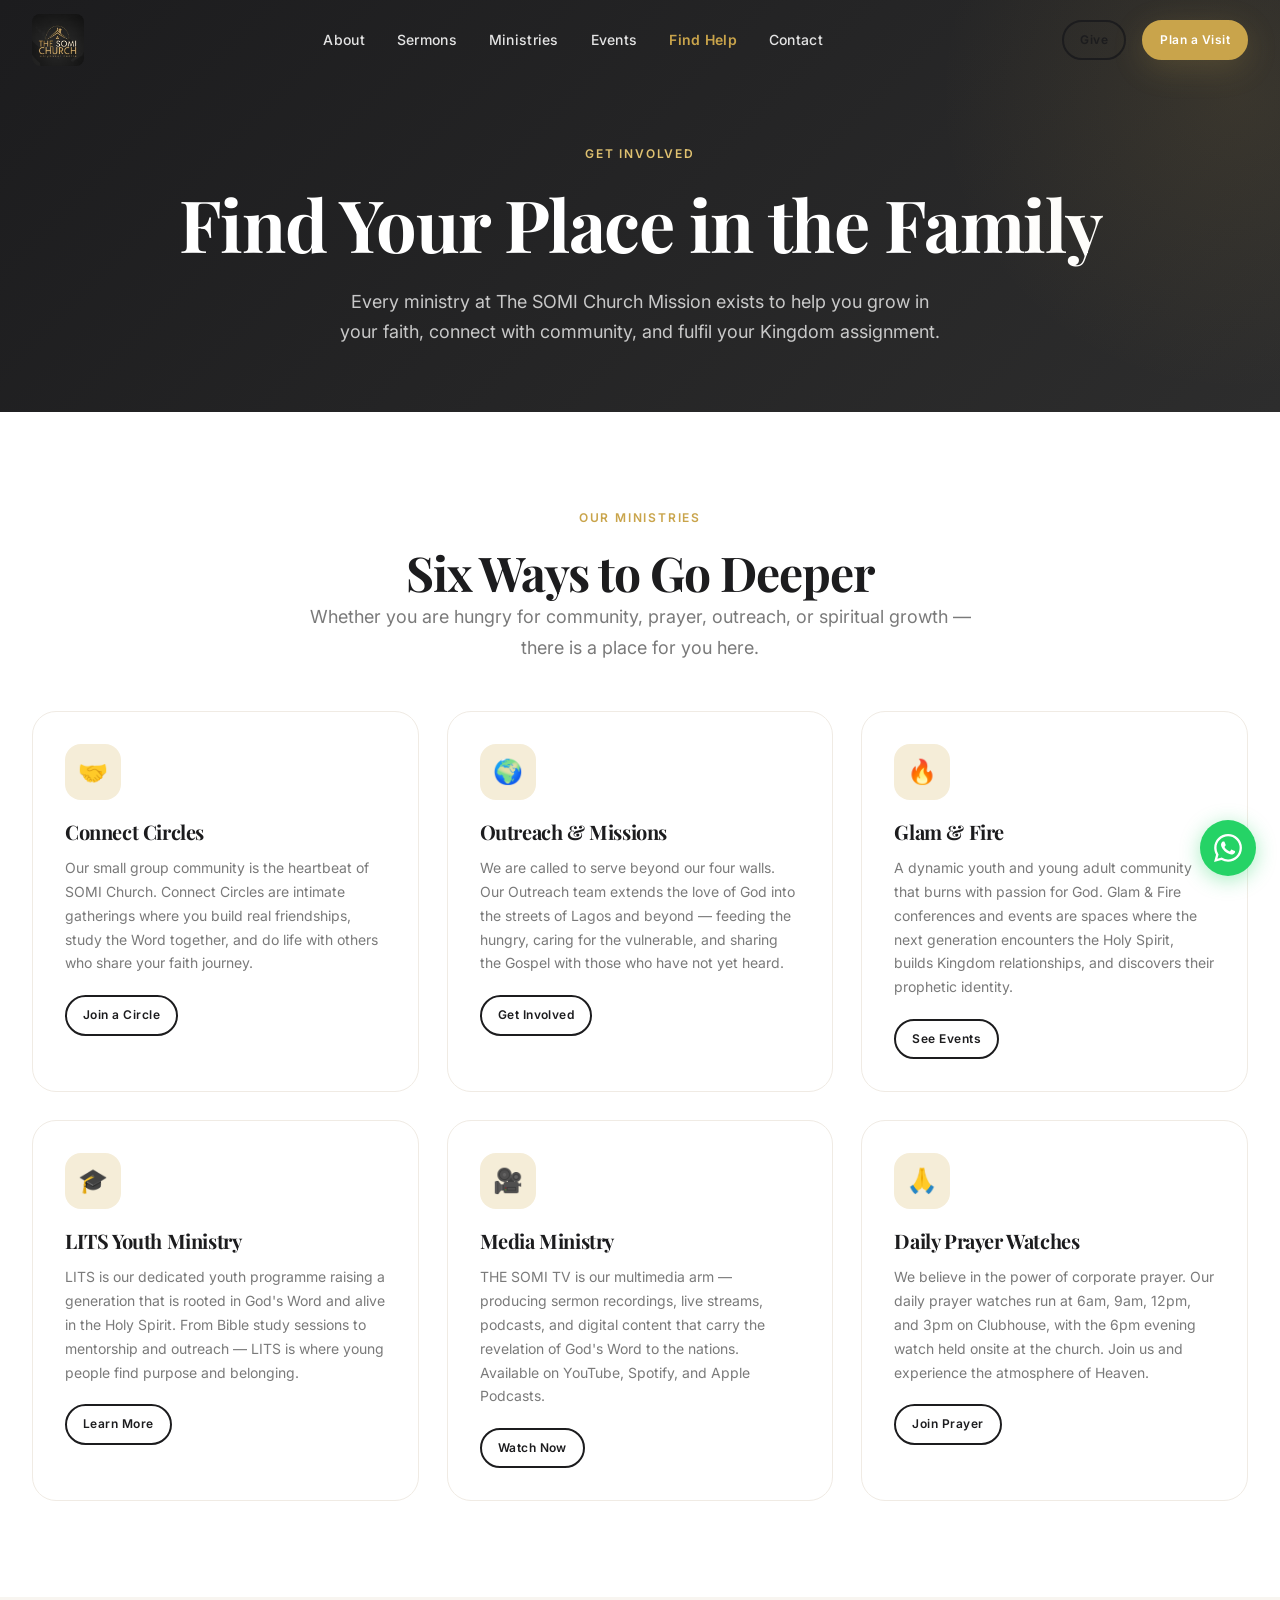
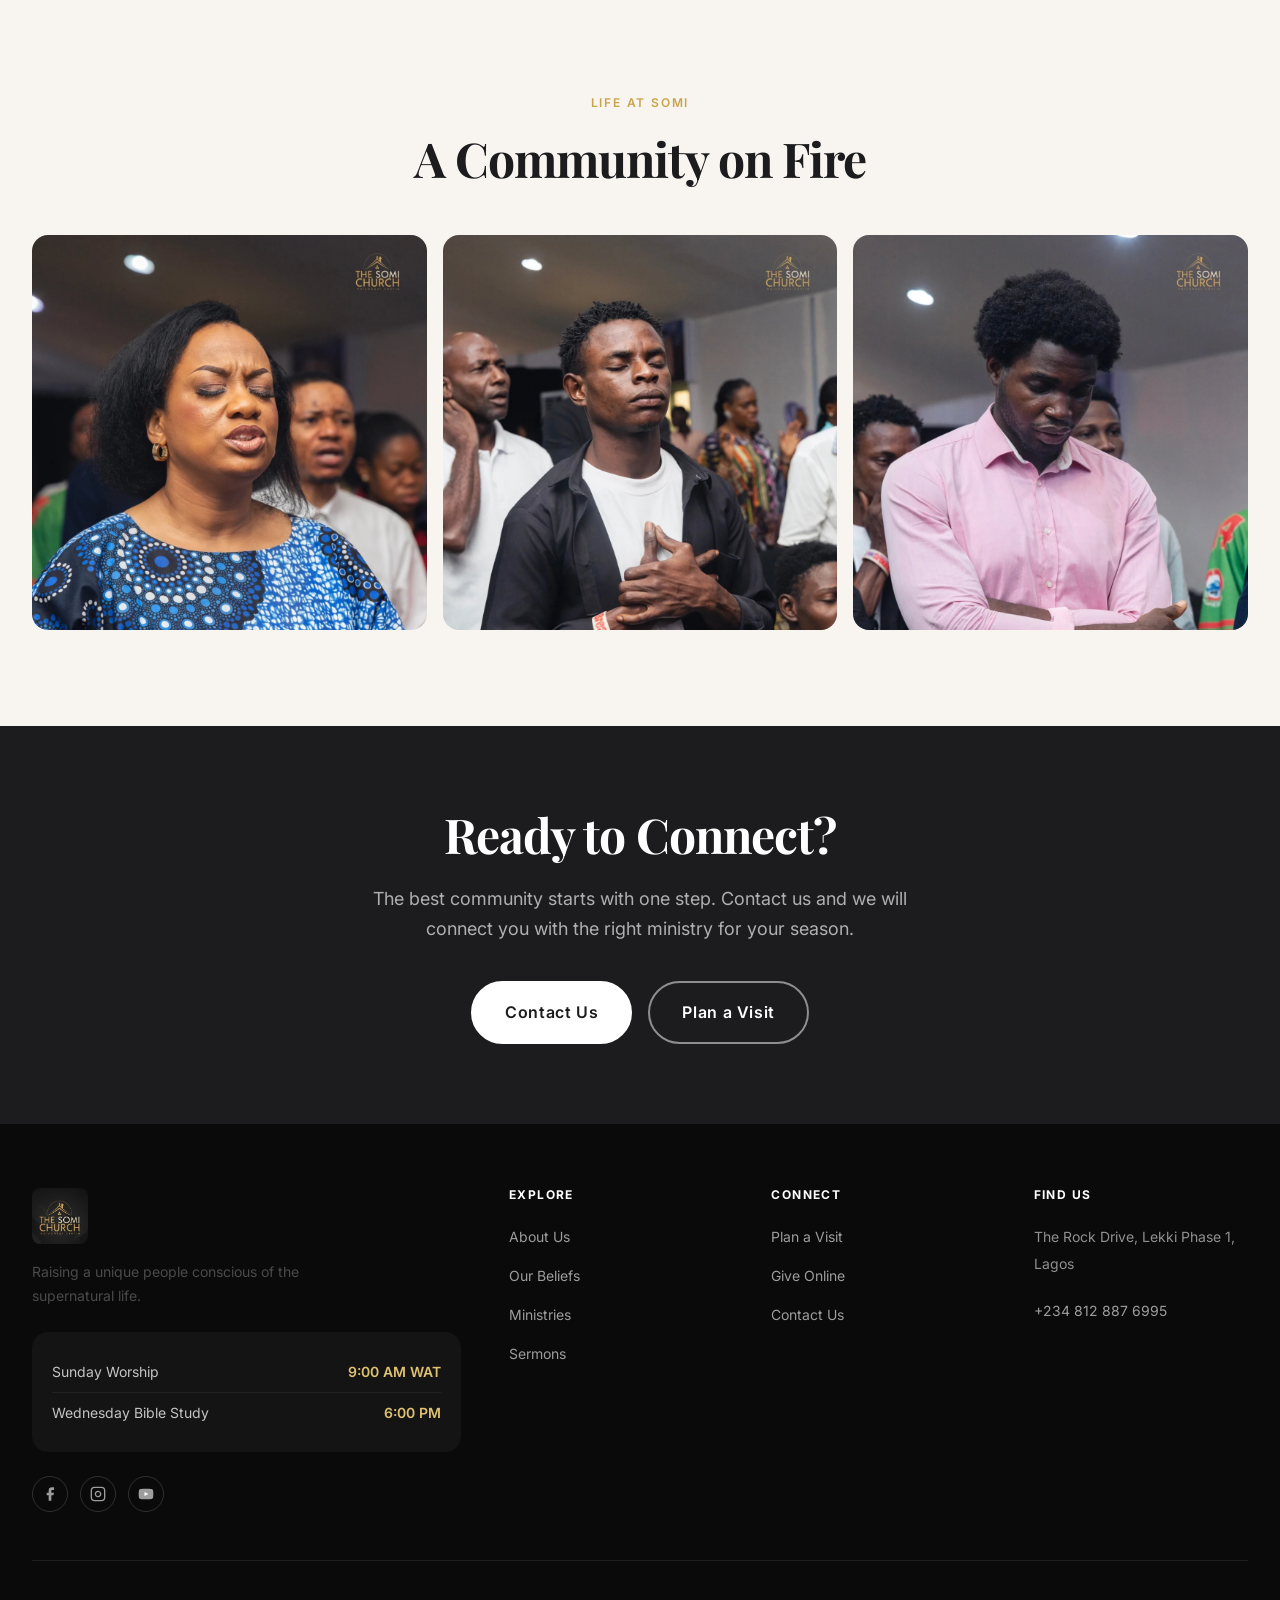
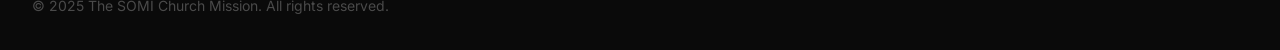
<file: ministries.html>
<!DOCTYPE html>
<html lang="en">
<head>
  <meta charset="UTF-8" /><meta name="viewport" content="width=device-width, initial-scale=1.0" />
  <meta name="description" content="Discover the ministries of The SOMI Church Mission — Connect Circles, Outreach, Glam & Fire, LITS Youth, Media, and Daily Prayer Watches." />
  <link rel="icon" href="assets/logo.jpg" type="image/jpeg" />
  <title>Ministries — The SOMI Church Mission</title>
  <link rel="preconnect" href="https://fonts.googleapis.com" /><link rel="preconnect" href="https://fonts.gstatic.com" crossorigin />
  <link href="https://fonts.googleapis.com/css2?family=Playfair+Display:ital,wght@0,700;0,800;1,700&family=Inter:wght@400;500;600&display=swap" rel="stylesheet" />
  <link rel="stylesheet" href="css/style.css" />
</head>
<body>
  <nav class="nav nav--transparent" id="main-nav" data-transparent="true">
    <div class="nav__inner">
      <a href="index.html" class="nav__logo"><img src="assets/logo.jpg" alt="The SOMI Church Mission" class="nav__logo-img" /></a>
      <ul class="nav__links">
        <li><a href="about.html" class="nav__link">About</a></li><li><a href="sermons.html" class="nav__link">Sermons</a></li>
        <li><a href="ministries.html" class="nav__link nav__link--active">Ministries</a></li><li><a href="events.html" class="nav__link">Events</a></li>
        <li><a href="find-help.html" class="nav__link nav__link--find-help">Find Help</a></li><li><a href="contact.html" class="nav__link">Contact</a></li>
      </ul>
      <div class="nav__actions">
        <a href="give.html" class="btn btn--secondary btn--sm">Give</a>
        <a href="plan-visit.html" class="btn btn--primary btn--sm">Plan a Visit</a>
        <button class="nav__menu-btn" id="menu-btn"><span></span><span></span><span></span></button>
      </div>
    </div>
  </nav>
  <div class="mobile-nav" id="mobile-nav">
    <button class="mobile-nav__close" id="mobile-nav-close">&#10005;</button>
    <ul class="mobile-nav__links">
      <li><a href="index.html" class="mobile-nav__link">Home</a></li><li><a href="about.html" class="mobile-nav__link">About</a></li>
      <li><a href="sermons.html" class="mobile-nav__link">Sermons</a></li><li><a href="ministries.html" class="mobile-nav__link">Ministries</a></li>
      <li><a href="events.html" class="mobile-nav__link">Events</a></li><li><a href="find-help.html" class="mobile-nav__link mobile-nav__link--find-help">Find Help</a></li>
      <li><a href="plan-visit.html" class="mobile-nav__link">Plan a Visit</a></li><li><a href="give.html" class="mobile-nav__link">Give</a></li><li><a href="contact.html" class="mobile-nav__link">Contact</a></li>
    </ul>
  </div>

  <main>
    <div class="page-hero">
      <span class="page-hero__label">Get Involved</span>
      <h1 class="page-hero__title">Find Your Place in the Family</h1>
      <p class="page-hero__subtitle">Every ministry at The SOMI Church Mission exists to help you grow in your faith, connect with community, and fulfil your Kingdom assignment.</p>
    </div>

    <section class="section">
      <div class="container">
        <div class="section-header section-header--center reveal">
          <span class="section-header__label">Our Ministries</span>
          <h2>Six Ways to Go Deeper</h2>
          <p class="section-header__desc">Whether you are hungry for community, prayer, outreach, or spiritual growth — there is a place for you here.</p>
        </div>

        <div class="grid grid-3 reveal" style="gap:28px;">

          <div class="ministry-card">
            <div class="ministry-card__icon">&#x1F91D;</div>
            <h3 class="ministry-card__title">Connect Circles</h3>
            <p class="ministry-card__desc">Our small group community is the heartbeat of SOMI Church. Connect Circles are intimate gatherings where you build real friendships, study the Word together, and do life with others who share your faith journey.</p>
            <a href="contact.html" class="btn btn--secondary btn--sm" style="margin-top:20px;">Join a Circle</a>
          </div>

          <div class="ministry-card">
            <div class="ministry-card__icon">&#x1F30D;</div>
            <h3 class="ministry-card__title">Outreach &amp; Missions</h3>
            <p class="ministry-card__desc">We are called to serve beyond our four walls. Our Outreach team extends the love of God into the streets of Lagos and beyond — feeding the hungry, caring for the vulnerable, and sharing the Gospel with those who have not yet heard.</p>
            <a href="contact.html" class="btn btn--secondary btn--sm" style="margin-top:20px;">Get Involved</a>
          </div>

          <div class="ministry-card">
            <div class="ministry-card__icon">&#x1F525;</div>
            <h3 class="ministry-card__title">Glam &amp; Fire</h3>
            <p class="ministry-card__desc">A dynamic youth and young adult community that burns with passion for God. Glam &amp; Fire conferences and events are spaces where the next generation encounters the Holy Spirit, builds Kingdom relationships, and discovers their prophetic identity.</p>
            <a href="events.html" class="btn btn--secondary btn--sm" style="margin-top:20px;">See Events</a>
          </div>

          <div class="ministry-card">
            <div class="ministry-card__icon">&#x1F393;</div>
            <h3 class="ministry-card__title">LITS Youth Ministry</h3>
            <p class="ministry-card__desc">LITS is our dedicated youth programme raising a generation that is rooted in God's Word and alive in the Holy Spirit. From Bible study sessions to mentorship and outreach — LITS is where young people find purpose and belonging.</p>
            <a href="contact.html" class="btn btn--secondary btn--sm" style="margin-top:20px;">Learn More</a>
          </div>

          <div class="ministry-card">
            <div class="ministry-card__icon">&#x1F3A5;</div>
            <h3 class="ministry-card__title">Media Ministry</h3>
            <p class="ministry-card__desc">THE SOMI TV is our multimedia arm — producing sermon recordings, live streams, podcasts, and digital content that carry the revelation of God's Word to the nations. Available on YouTube, Spotify, and Apple Podcasts.</p>
            <a href="https://www.youtube.com/c/sominetworks" target="_blank" rel="noopener" class="btn btn--secondary btn--sm" style="margin-top:20px;">Watch Now</a>
          </div>

          <div class="ministry-card">
            <div class="ministry-card__icon">&#x1F64F;</div>
            <h3 class="ministry-card__title">Daily Prayer Watches</h3>
            <p class="ministry-card__desc">We believe in the power of corporate prayer. Our daily prayer watches run at 6am, 9am, 12pm, and 3pm on Clubhouse, with the 6pm evening watch held onsite at the church. Join us and experience the atmosphere of Heaven.</p>
            <a href="contact.html" class="btn btn--secondary btn--sm" style="margin-top:20px;">Join Prayer</a>
          </div>

        </div>
      </div>
    </section>

    <!-- Image gallery row -->
    <section class="section section--warm">
      <div class="container">
        <div class="section-header section-header--center reveal">
          <span class="section-header__label">Life at SOMI</span>
          <h2>A Community on Fire</h2>
        </div>
        <div style="display:grid;grid-template-columns:repeat(3,1fr);gap:16px;" class="reveal">
          <div style="border-radius:var(--radius-lg);overflow:hidden;aspect-ratio:1;"><img src="assets/images/worship-1.webp" alt="Worship at SOMI Church" style="width:100%;height:100%;object-fit:cover;object-position:top center;" /></div>
          <div style="border-radius:var(--radius-lg);overflow:hidden;aspect-ratio:1;"><img src="assets/images/worship-2.webp" alt="Prayer at SOMI Church" style="width:100%;height:100%;object-fit:cover;object-position:top center;" /></div>
          <div style="border-radius:var(--radius-lg);overflow:hidden;aspect-ratio:1;"><img src="assets/images/worship-3.webp" alt="Community at SOMI Church" style="width:100%;height:100%;object-fit:cover;object-position:top center;" /></div>
        </div>
      </div>
    </section>

    <section class="section" style="text-align:center;background:var(--color-primary);padding:80px 0;">
      <div class="container reveal">
        <div style="max-width:560px;margin:0 auto;">
          <h2 style="color:white;margin-bottom:20px;">Ready to Connect?</h2>
          <p style="color:rgba(255,255,255,0.65);font-size:18px;line-height:1.7;margin-bottom:36px;">
            The best community starts with one step. Contact us and we will connect you with the right ministry for your season.
          </p>
          <div style="display:flex;gap:16px;justify-content:center;flex-wrap:wrap;">
            <a href="contact.html" class="btn btn--white btn--lg">Contact Us</a>
            <a href="plan-visit.html" class="btn btn--ghost btn--lg">Plan a Visit</a>
          </div>
        </div>
      </div>
    </section>
  </main>

  <footer class="footer">
    <div class="container">
      <div class="footer__grid">
        <div class="footer__brand">
          <a href="index.html" class="footer__logo"><img src="assets/logo.jpg" alt="The SOMI Church Mission" class="footer__logo-img" /></a>
          <p class="footer__tagline">Raising a unique people conscious of the supernatural life.</p>
          <div class="footer__service-times">
            <div class="footer__service-time"><span>Sunday Worship</span><span>9:00 AM WAT</span></div>
            <div class="footer__service-time"><span>Wednesday Bible Study</span><span>6:00 PM</span></div>
          </div>
          <div class="footer__socials mt-6">
            <a href="https://www.facebook.com/thesomichurch/" class="footer__social" aria-label="Facebook" target="_blank" rel="noopener"><svg viewBox="0 0 24 24" width="16" height="16" fill="currentColor"><path d="M18 2h-3a5 5 0 00-5 5v3H7v4h3v8h4v-8h3l1-4h-4V7a1 1 0 011-1h3z"/></svg></a>
            <a href="https://www.instagram.com/thesomichurch/" class="footer__social" aria-label="Instagram" target="_blank" rel="noopener"><svg viewBox="0 0 24 24" width="16" height="16" fill="none" stroke="currentColor" stroke-width="2"><rect x="2" y="2" width="20" height="20" rx="5" ry="5"/><path d="M16 11.37A4 4 0 1112.63 8 4 4 0 0116 11.37z"/><line x1="17.5" y1="6.5" x2="17.51" y2="6.5"/></svg></a>
            <a href="https://www.youtube.com/c/sominetworks" class="footer__social" aria-label="YouTube" target="_blank" rel="noopener"><svg viewBox="0 0 24 24" width="16" height="16" fill="currentColor"><path d="M22.54 6.42a2.78 2.78 0 00-1.95-1.96C18.88 4 12 4 12 4s-6.88 0-8.59.46a2.78 2.78 0 00-1.95 1.96A29 29 0 001 12a29 29 0 00.46 5.58A2.78 2.78 0 003.41 19.6C5.12 20 12 20 12 20s6.88 0 8.59-.46a2.78 2.78 0 001.95-1.95A29 29 0 0023 12a29 29 0 00-.46-5.58z"/><polygon points="9.75 15.02 15.5 12 9.75 8.98 9.75 15.02" fill="white"/></svg></a>
          </div>
        </div>
        <div><h4 class="footer__col-title">Explore</h4><ul class="footer__links"><li><a href="about.html" class="footer__link">About Us</a></li><li><a href="beliefs.html" class="footer__link">Our Beliefs</a></li><li><a href="ministries.html" class="footer__link">Ministries</a></li><li><a href="sermons.html" class="footer__link">Sermons</a></li></ul></div>
        <div><h4 class="footer__col-title">Connect</h4><ul class="footer__links"><li><a href="plan-visit.html" class="footer__link">Plan a Visit</a></li><li><a href="give.html" class="footer__link">Give Online</a></li><li><a href="contact.html" class="footer__link">Contact Us</a></li></ul></div>
        <div><h4 class="footer__col-title">Find Us</h4><ul class="footer__links"><li><span class="footer__link" style="cursor:default;color:rgba(255,255,255,0.55);">The Rock Drive, Lekki Phase 1, Lagos</span></li><li style="margin-top:8px;"><a href="tel:+2348128876995" class="footer__link">+234 812 887 6995</a></li></ul></div>
      </div>
      <div class="footer__bottom"><p>&#169; 2025 The SOMI Church Mission. All rights reserved.</p></div>
    </div>
  </footer>
  <a href="https://wa.me/2348128876995" class="whatsapp-float" target="_blank" rel="noopener" aria-label="WhatsApp"><svg viewBox="0 0 24 24"><path d="M17.472 14.382c-.297-.149-1.758-.867-2.03-.967-.273-.099-.471-.148-.67.15-.197.297-.767.966-.94 1.164-.173.199-.347.223-.644.075-.297-.15-1.255-.463-2.39-1.475-.883-.788-1.48-1.761-1.653-2.059-.173-.297-.018-.458.13-.606.134-.133.298-.347.446-.52.149-.174.198-.298.298-.497.099-.198.05-.371-.025-.52-.075-.149-.669-1.612-.916-2.207-.242-.579-.487-.5-.669-.51-.173-.008-.371-.01-.57-.01-.198 0-.52.074-.792.372-.272.297-1.04 1.016-1.04 2.479 0 1.462 1.065 2.875 1.213 3.074.149.198 2.096 3.2 5.077 4.487.709.306 1.262.489 1.694.625.712.227 1.36.195 1.871.118.571-.085 1.758-.719 2.006-1.413.248-.694.248-1.289.173-1.413-.074-.124-.272-.198-.57-.347m-5.421 7.403h-.004a9.87 9.87 0 01-5.031-1.378l-.361-.214-3.741.982.998-3.648-.235-.374a9.86 9.86 0 01-1.51-5.26c.001-5.45 4.436-9.884 9.888-9.884 2.64 0 5.122 1.03 6.988 2.898a9.825 9.825 0 012.893 6.994c-.003 5.45-4.437 9.884-9.885 9.884m8.413-18.297A11.815 11.815 0 0012.05 0C5.495 0 .16 5.335.157 11.892c0 2.096.547 4.142 1.588 5.945L.057 24l6.305-1.654a11.882 11.882 0 005.683 1.448h.005c6.554 0 11.89-5.335 11.893-11.893a11.821 11.821 0 00-3.48-8.413z" fill="white"/></svg></a>
  <script src="js/main.js"></script>
</body>
</html>
</file>
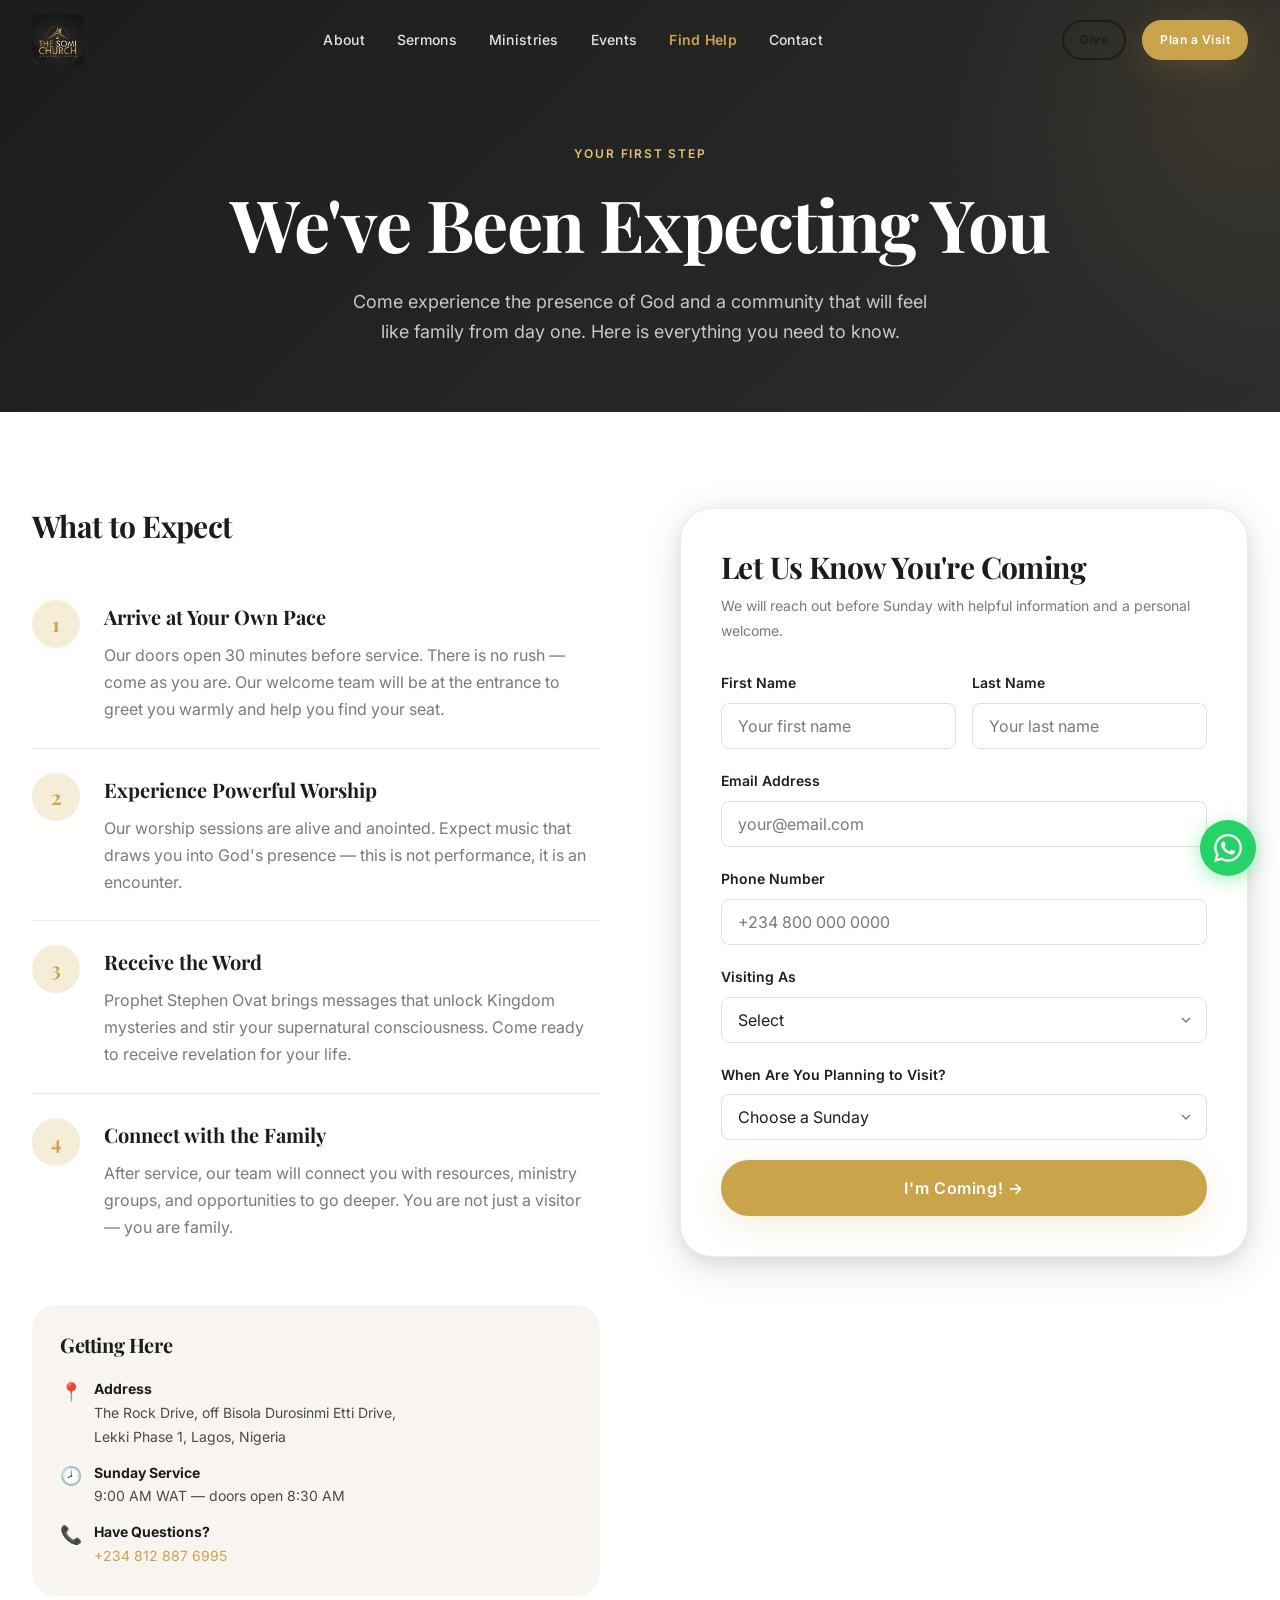
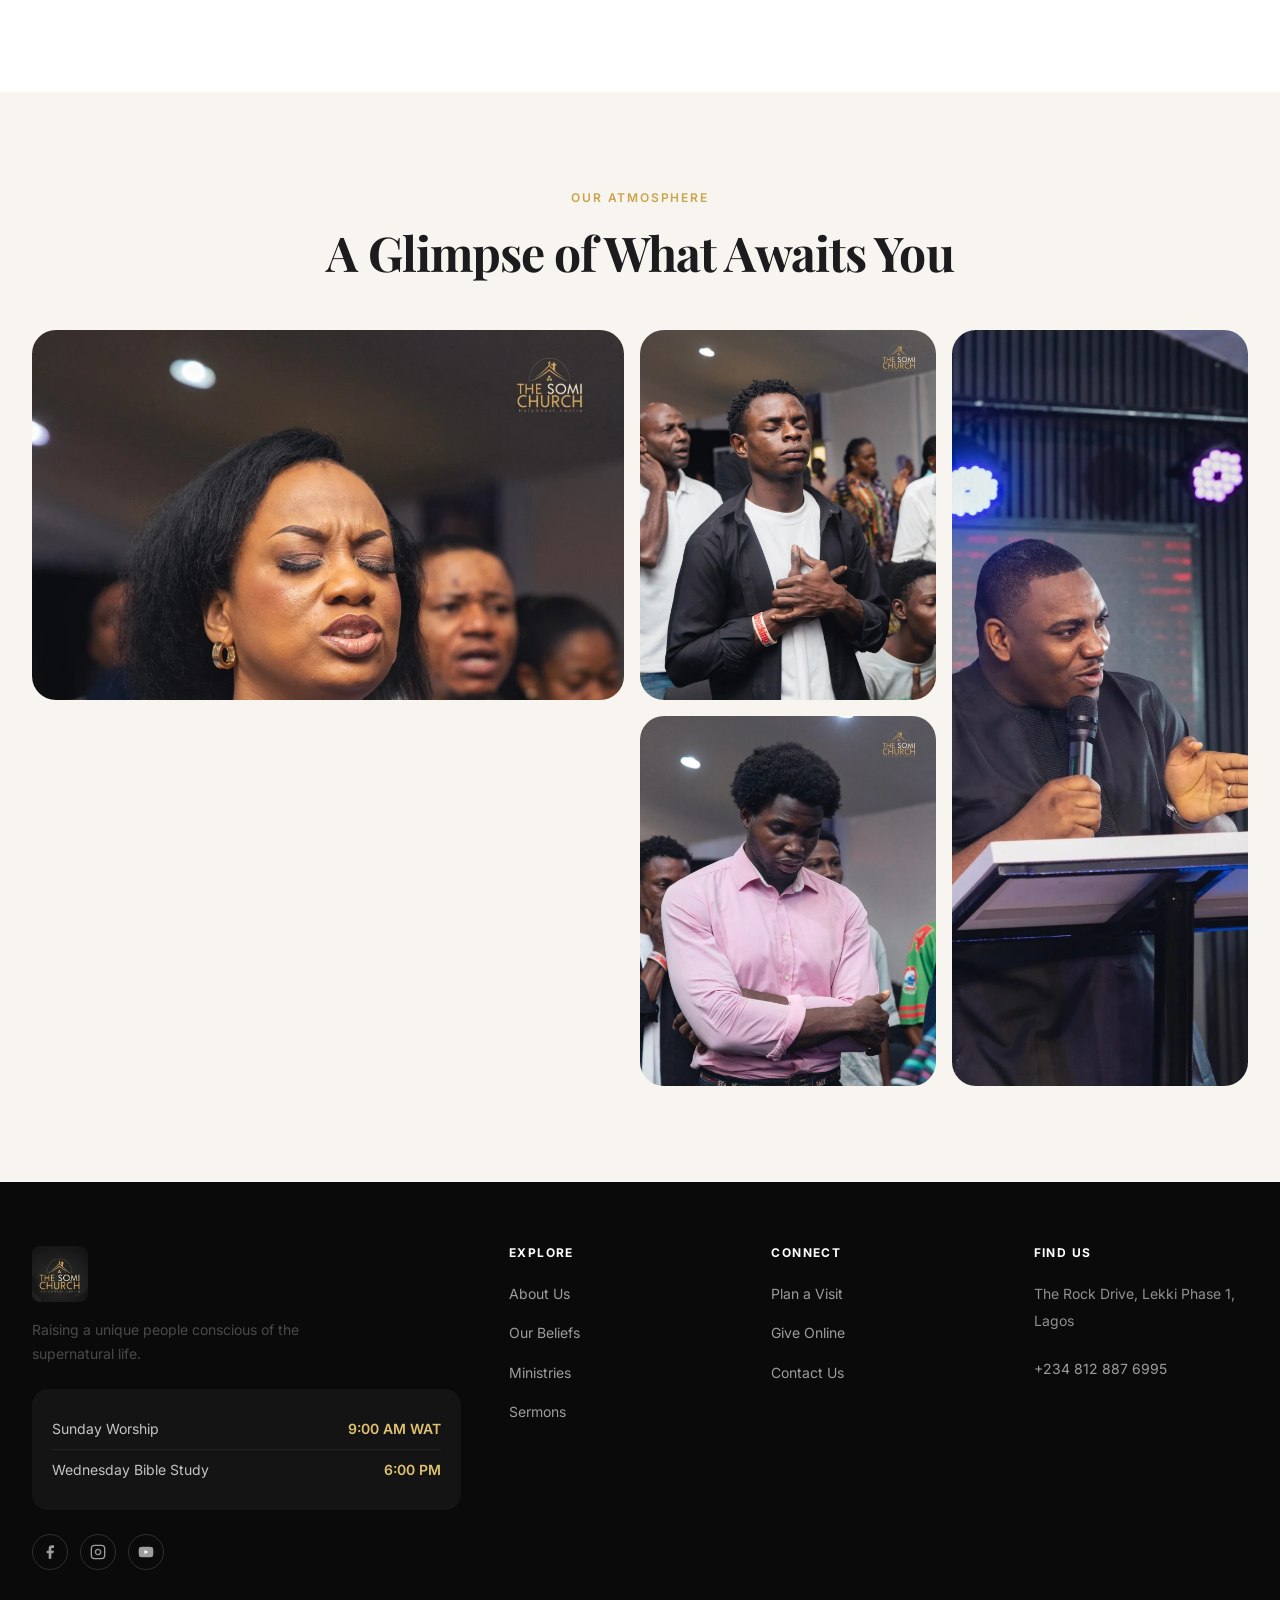
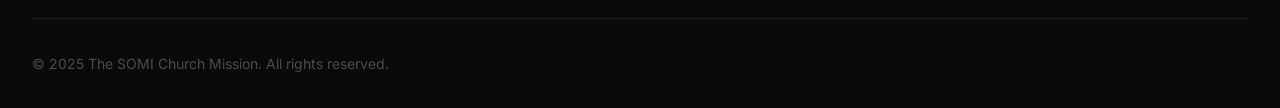
<file: plan-visit.html>
<!DOCTYPE html>
<html lang="en">
<head>
  <meta charset="UTF-8" /><meta name="viewport" content="width=device-width, initial-scale=1.0" />
  <meta name="description" content="Plan your visit to The SOMI Church Mission in Lekki Phase 1, Lagos. Sunday worship at 9:00 AM WAT. We can't wait to welcome you." />
  <link rel="icon" href="assets/logo.jpg" type="image/jpeg" />
  <title>Plan a Visit — The SOMI Church Mission</title>
  <link rel="preconnect" href="https://fonts.googleapis.com" /><link rel="preconnect" href="https://fonts.gstatic.com" crossorigin />
  <link href="https://fonts.googleapis.com/css2?family=Playfair+Display:ital,wght@0,700;0,800;1,700&family=Inter:wght@400;500;600&display=swap" rel="stylesheet" />
  <link rel="stylesheet" href="css/style.css" />
</head>
<body>
  <nav class="nav nav--transparent" id="main-nav" data-transparent="true">
    <div class="nav__inner">
      <a href="index.html" class="nav__logo"><img src="assets/logo.jpg" alt="The SOMI Church Mission" class="nav__logo-img" /></a>
      <ul class="nav__links">
        <li><a href="about.html" class="nav__link">About</a></li><li><a href="sermons.html" class="nav__link">Sermons</a></li>
        <li><a href="ministries.html" class="nav__link">Ministries</a></li><li><a href="events.html" class="nav__link">Events</a></li>
        <li><a href="find-help.html" class="nav__link nav__link--find-help">Find Help</a></li><li><a href="contact.html" class="nav__link">Contact</a></li>
      </ul>
      <div class="nav__actions">
        <a href="give.html" class="btn btn--secondary btn--sm">Give</a>
        <a href="plan-visit.html" class="btn btn--primary btn--sm">Plan a Visit</a>
        <button class="nav__menu-btn" id="menu-btn"><span></span><span></span><span></span></button>
      </div>
    </div>
  </nav>
  <div class="mobile-nav" id="mobile-nav">
    <button class="mobile-nav__close" id="mobile-nav-close">&#10005;</button>
    <ul class="mobile-nav__links">
      <li><a href="index.html" class="mobile-nav__link">Home</a></li><li><a href="about.html" class="mobile-nav__link">About</a></li>
      <li><a href="sermons.html" class="mobile-nav__link">Sermons</a></li><li><a href="ministries.html" class="mobile-nav__link">Ministries</a></li>
      <li><a href="events.html" class="mobile-nav__link">Events</a></li><li><a href="find-help.html" class="mobile-nav__link mobile-nav__link--find-help">Find Help</a></li>
      <li><a href="plan-visit.html" class="mobile-nav__link">Plan a Visit</a></li><li><a href="give.html" class="mobile-nav__link">Give</a></li><li><a href="contact.html" class="mobile-nav__link">Contact</a></li>
    </ul>
  </div>

  <main>
    <div class="page-hero">
      <span class="page-hero__label">Your First Step</span>
      <h1 class="page-hero__title">We've Been Expecting You</h1>
      <p class="page-hero__subtitle">Come experience the presence of God and a community that will feel like family from day one. Here is everything you need to know.</p>
    </div>

    <section class="section">
      <div class="container">
        <div style="display:grid;grid-template-columns:1fr 1fr;gap:80px;align-items:start;">

          <div class="reveal">
            <h3 style="margin-bottom:32px;">What to Expect</h3>
            <div class="visit-steps">
              <div class="visit-step">
                <div class="visit-step__number">1</div>
                <div class="visit-step__content">
                  <div class="visit-step__title">Arrive at Your Own Pace</div>
                  <div class="visit-step__desc">Our doors open 30 minutes before service. There is no rush — come as you are. Our welcome team will be at the entrance to greet you warmly and help you find your seat.</div>
                </div>
              </div>
              <div class="visit-step">
                <div class="visit-step__number">2</div>
                <div class="visit-step__content">
                  <div class="visit-step__title">Experience Powerful Worship</div>
                  <div class="visit-step__desc">Our worship sessions are alive and anointed. Expect music that draws you into God's presence — this is not performance, it is an encounter.</div>
                </div>
              </div>
              <div class="visit-step">
                <div class="visit-step__number">3</div>
                <div class="visit-step__content">
                  <div class="visit-step__title">Receive the Word</div>
                  <div class="visit-step__desc">Prophet Stephen Ovat brings messages that unlock Kingdom mysteries and stir your supernatural consciousness. Come ready to receive revelation for your life.</div>
                </div>
              </div>
              <div class="visit-step">
                <div class="visit-step__number">4</div>
                <div class="visit-step__content">
                  <div class="visit-step__title">Connect with the Family</div>
                  <div class="visit-step__desc">After service, our team will connect you with resources, ministry groups, and opportunities to go deeper. You are not just a visitor — you are family.</div>
                </div>
              </div>
            </div>

            <!-- Location info -->
            <div style="margin-top:40px;padding:28px;background:var(--color-warm);border-radius:var(--radius-xl);">
              <h4 style="margin-bottom:20px;">Getting Here</h4>
              <div style="display:flex;flex-direction:column;gap:12px;font-size:14px;color:var(--color-text-soft);">
                <div style="display:flex;gap:12px;"><span style="font-size:18px;">&#x1F4CD;</span><div><strong style="color:var(--color-primary);">Address</strong><br>The Rock Drive, off Bisola Durosinmi Etti Drive,<br>Lekki Phase 1, Lagos, Nigeria</div></div>
                <div style="display:flex;gap:12px;"><span style="font-size:18px;">&#x1F557;</span><div><strong style="color:var(--color-primary);">Sunday Service</strong><br>9:00 AM WAT — doors open 8:30 AM</div></div>
                <div style="display:flex;gap:12px;"><span style="font-size:18px;">&#x1F4DE;</span><div><strong style="color:var(--color-primary);">Have Questions?</strong><br><a href="tel:+2348128876995" style="color:var(--color-accent);">+234 812 887 6995</a></div></div>
              </div>
            </div>
          </div>

          <!-- Visit form -->
          <div class="reveal" style="background:white;border-radius:var(--radius-2xl);padding:40px;box-shadow:var(--shadow-lg);border:1px solid var(--color-border-light);position:sticky;top:100px;">
            <h3 style="margin-bottom:8px;">Let Us Know You're Coming</h3>
            <p style="font-size:14px;color:var(--color-muted);margin-bottom:28px;">We will reach out before Sunday with helpful information and a personal welcome.</p>
            <form id="visit-form">
              <div class="form-row">
                <div class="form-group">
                  <label class="form-label" for="visit-fname">First Name</label>
                  <input type="text" id="visit-fname" class="form-input" placeholder="Your first name" required />
                </div>
                <div class="form-group">
                  <label class="form-label" for="visit-lname">Last Name</label>
                  <input type="text" id="visit-lname" class="form-input" placeholder="Your last name" />
                </div>
              </div>
              <div class="form-group">
                <label class="form-label" for="visit-email">Email Address</label>
                <input type="email" id="visit-email" class="form-input" placeholder="your@email.com" required />
              </div>
              <div class="form-group">
                <label class="form-label" for="visit-phone">Phone Number</label>
                <input type="tel" id="visit-phone" class="form-input" placeholder="+234 800 000 0000" />
              </div>
              <div class="form-group">
                <label class="form-label" for="visit-group">Visiting As</label>
                <select id="visit-group" class="form-select">
                  <option value="">Select</option>
                  <option>Individual</option>
                  <option>Couple</option>
                  <option>Family with Children</option>
                  <option>Group of Friends</option>
                </select>
              </div>
              <div class="form-group">
                <label class="form-label" for="visit-date">When Are You Planning to Visit?</label>
                <select id="visit-date" class="form-select">
                  <option value="">Choose a Sunday</option>
                  <option>This Sunday</option>
                  <option>Next Sunday</option>
                  <option>In Two Weeks</option>
                  <option>Not Sure Yet</option>
                </select>
              </div>
              <button type="submit" class="btn btn--primary btn--full btn--lg">I'm Coming! &#8594;</button>
            </form>
          </div>

        </div>
      </div>
    </section>

    <!-- Photo section -->
    <section class="section section--warm">
      <div class="container">
        <div class="section-header section-header--center reveal">
          <span class="section-header__label">Our Atmosphere</span>
          <h2>A Glimpse of What Awaits You</h2>
        </div>
        <div style="display:grid;grid-template-columns:2fr 1fr 1fr;gap:16px;" class="reveal">
          <div style="border-radius:var(--radius-xl);overflow:hidden;aspect-ratio:16/10;"><img src="assets/images/worship-1.webp" alt="Worship at The SOMI Church Mission" style="width:100%;height:100%;object-fit:cover;object-position:top center;" /></div>
          <div style="display:flex;flex-direction:column;gap:16px;">
            <div style="border-radius:var(--radius-xl);overflow:hidden;flex:1;"><img src="assets/images/worship-2.webp" alt="Prayer at SOMI Church" style="width:100%;height:100%;object-fit:cover;object-position:top center;" /></div>
            <div style="border-radius:var(--radius-xl);overflow:hidden;flex:1;"><img src="assets/images/worship-3.webp" alt="Community at SOMI Church" style="width:100%;height:100%;object-fit:cover;object-position:top center;" /></div>
          </div>
          <div style="border-radius:var(--radius-xl);overflow:hidden;aspect-ratio:auto;"><img src="assets/images/pastor-preaching.webp" alt="Prophet Stephen Ovat preaching" style="width:100%;height:100%;object-fit:cover;object-position:top center;" /></div>
        </div>
      </div>
    </section>

  </main>

  <footer class="footer">
    <div class="container">
      <div class="footer__grid">
        <div class="footer__brand">
          <a href="index.html" class="footer__logo"><img src="assets/logo.jpg" alt="The SOMI Church Mission" class="footer__logo-img" /></a>
          <p class="footer__tagline">Raising a unique people conscious of the supernatural life.</p>
          <div class="footer__service-times">
            <div class="footer__service-time"><span>Sunday Worship</span><span>9:00 AM WAT</span></div>
            <div class="footer__service-time"><span>Wednesday Bible Study</span><span>6:00 PM</span></div>
          </div>
          <div class="footer__socials mt-6">
            <a href="https://www.facebook.com/thesomichurch/" class="footer__social" aria-label="Facebook" target="_blank" rel="noopener"><svg viewBox="0 0 24 24" width="16" height="16" fill="currentColor"><path d="M18 2h-3a5 5 0 00-5 5v3H7v4h3v8h4v-8h3l1-4h-4V7a1 1 0 011-1h3z"/></svg></a>
            <a href="https://www.instagram.com/thesomichurch/" class="footer__social" aria-label="Instagram" target="_blank" rel="noopener"><svg viewBox="0 0 24 24" width="16" height="16" fill="none" stroke="currentColor" stroke-width="2"><rect x="2" y="2" width="20" height="20" rx="5" ry="5"/><path d="M16 11.37A4 4 0 1112.63 8 4 4 0 0116 11.37z"/><line x1="17.5" y1="6.5" x2="17.51" y2="6.5"/></svg></a>
            <a href="https://www.youtube.com/c/sominetworks" class="footer__social" aria-label="YouTube" target="_blank" rel="noopener"><svg viewBox="0 0 24 24" width="16" height="16" fill="currentColor"><path d="M22.54 6.42a2.78 2.78 0 00-1.95-1.96C18.88 4 12 4 12 4s-6.88 0-8.59.46a2.78 2.78 0 00-1.95 1.96A29 29 0 001 12a29 29 0 00.46 5.58A2.78 2.78 0 003.41 19.6C5.12 20 12 20 12 20s6.88 0 8.59-.46a2.78 2.78 0 001.95-1.95A29 29 0 0023 12a29 29 0 00-.46-5.58z"/><polygon points="9.75 15.02 15.5 12 9.75 8.98 9.75 15.02" fill="white"/></svg></a>
          </div>
        </div>
        <div><h4 class="footer__col-title">Explore</h4><ul class="footer__links"><li><a href="about.html" class="footer__link">About Us</a></li><li><a href="beliefs.html" class="footer__link">Our Beliefs</a></li><li><a href="ministries.html" class="footer__link">Ministries</a></li><li><a href="sermons.html" class="footer__link">Sermons</a></li></ul></div>
        <div><h4 class="footer__col-title">Connect</h4><ul class="footer__links"><li><a href="plan-visit.html" class="footer__link">Plan a Visit</a></li><li><a href="give.html" class="footer__link">Give Online</a></li><li><a href="contact.html" class="footer__link">Contact Us</a></li></ul></div>
        <div><h4 class="footer__col-title">Find Us</h4><ul class="footer__links"><li><span class="footer__link" style="cursor:default;color:rgba(255,255,255,0.55);">The Rock Drive, Lekki Phase 1, Lagos</span></li><li style="margin-top:8px;"><a href="tel:+2348128876995" class="footer__link">+234 812 887 6995</a></li></ul></div>
      </div>
      <div class="footer__bottom"><p>&#169; 2025 The SOMI Church Mission. All rights reserved.</p></div>
    </div>
  </footer>
  <a href="https://wa.me/2348128876995" class="whatsapp-float" target="_blank" rel="noopener" aria-label="WhatsApp"><svg viewBox="0 0 24 24"><path d="M17.472 14.382c-.297-.149-1.758-.867-2.03-.967-.273-.099-.471-.148-.67.15-.197.297-.767.966-.94 1.164-.173.199-.347.223-.644.075-.297-.15-1.255-.463-2.39-1.475-.883-.788-1.48-1.761-1.653-2.059-.173-.297-.018-.458.13-.606.134-.133.298-.347.446-.52.149-.174.198-.298.298-.497.099-.198.05-.371-.025-.52-.075-.149-.669-1.612-.916-2.207-.242-.579-.487-.5-.669-.51-.173-.008-.371-.01-.57-.01-.198 0-.52.074-.792.372-.272.297-1.04 1.016-1.04 2.479 0 1.462 1.065 2.875 1.213 3.074.149.198 2.096 3.2 5.077 4.487.709.306 1.262.489 1.694.625.712.227 1.36.195 1.871.118.571-.085 1.758-.719 2.006-1.413.248-.694.248-1.289.173-1.413-.074-.124-.272-.198-.57-.347m-5.421 7.403h-.004a9.87 9.87 0 01-5.031-1.378l-.361-.214-3.741.982.998-3.648-.235-.374a9.86 9.86 0 01-1.51-5.26c.001-5.45 4.436-9.884 9.888-9.884 2.64 0 5.122 1.03 6.988 2.898a9.825 9.825 0 012.893 6.994c-.003 5.45-4.437 9.884-9.885 9.884m8.413-18.297A11.815 11.815 0 0012.05 0C5.495 0 .16 5.335.157 11.892c0 2.096.547 4.142 1.588 5.945L.057 24l6.305-1.654a11.882 11.882 0 005.683 1.448h.005c6.554 0 11.89-5.335 11.893-11.893a11.821 11.821 0 00-3.48-8.413z" fill="white"/></svg></a>
  <script src="js/main.js"></script>
</body>
</html>
</file>
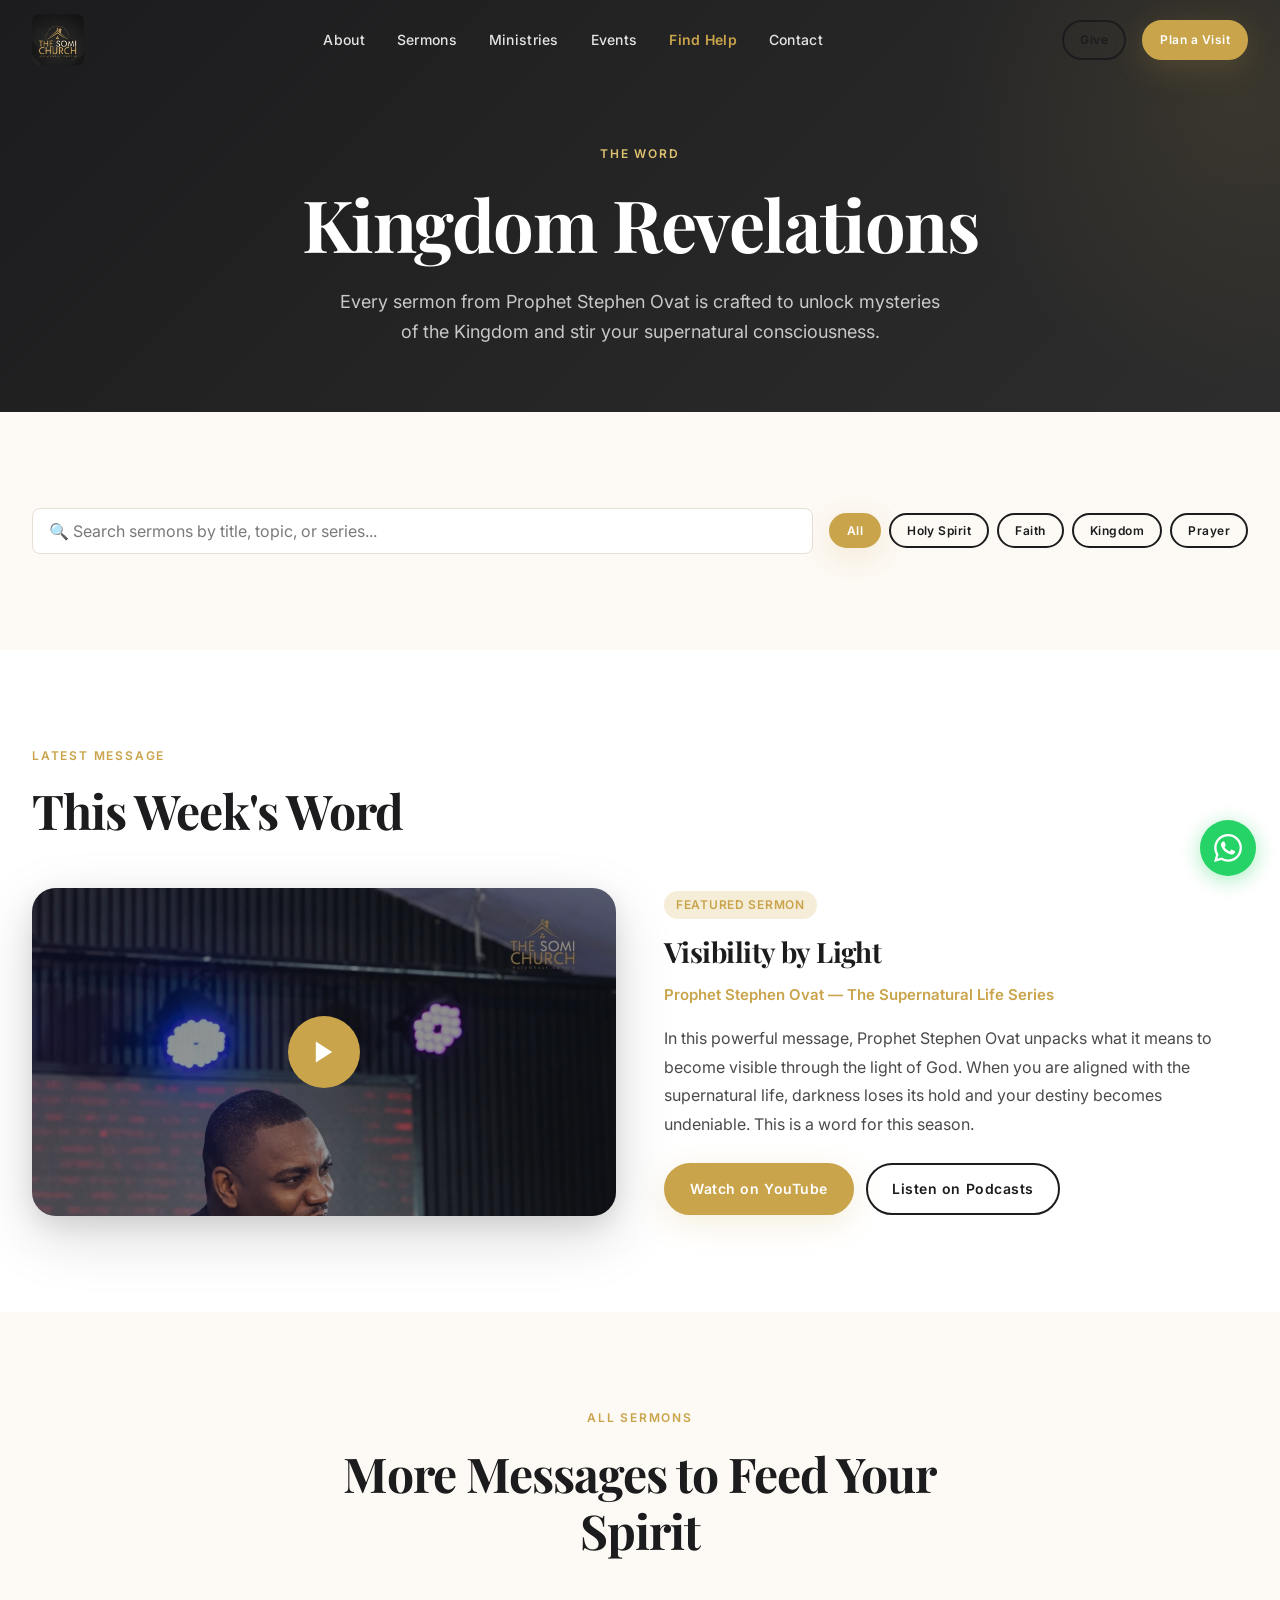
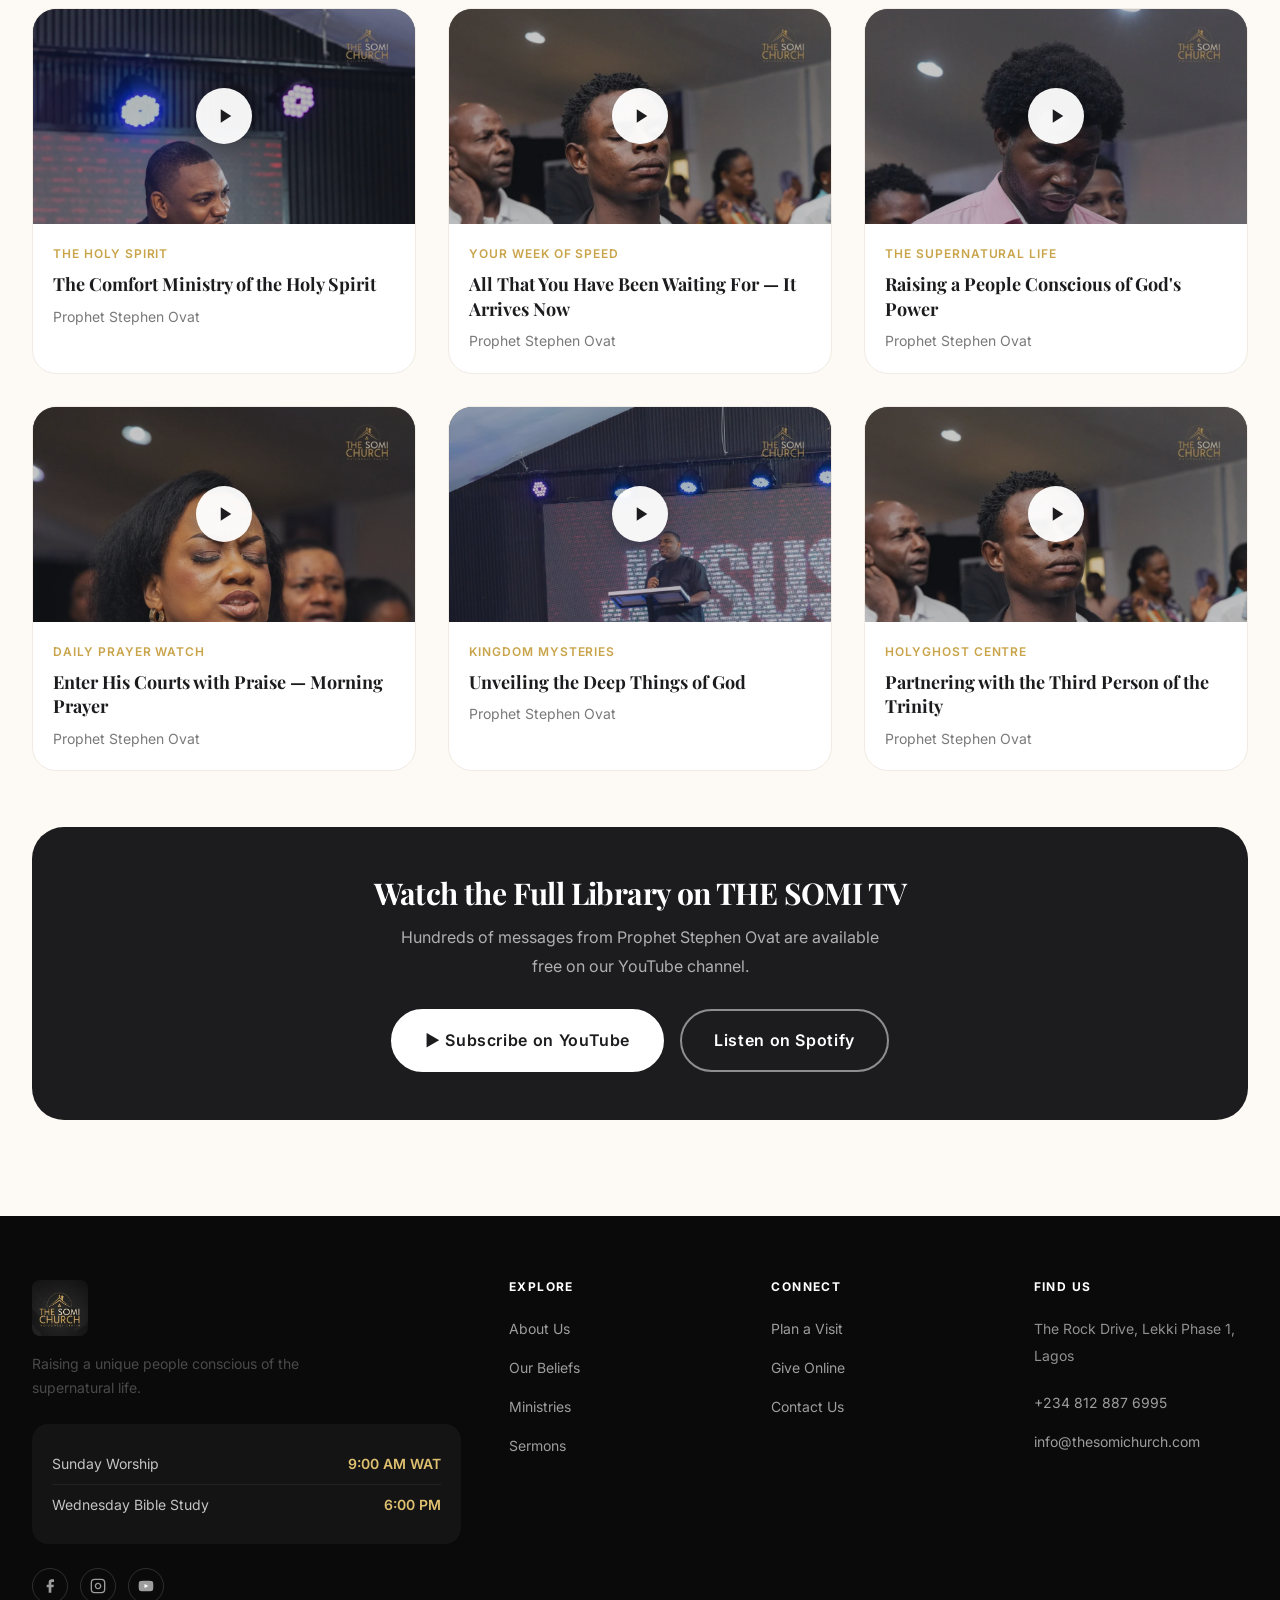
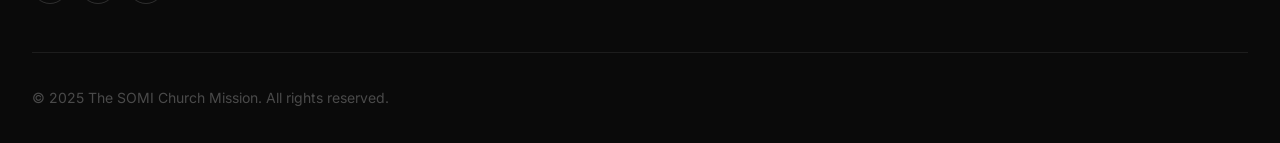
<file: sermons.html>
<!DOCTYPE html>
<html lang="en">
<head>
  <meta charset="UTF-8" />
  <meta name="viewport" content="width=device-width, initial-scale=1.0" />
  <meta name="description" content="Watch and listen to sermons from Prophet Stephen Ovat at The SOMI Church Mission. Kingdom revelations available on YouTube, Podcasts and more." />
  <link rel="icon" href="assets/logo.jpg" type="image/jpeg" />
  <title>Sermons — The SOMI Church Mission</title>
  <link rel="preconnect" href="https://fonts.googleapis.com" />
  <link rel="preconnect" href="https://fonts.gstatic.com" crossorigin />
  <link href="https://fonts.googleapis.com/css2?family=Playfair+Display:ital,wght@0,700;0,800;1,700&family=Inter:wght@400;500;600&display=swap" rel="stylesheet" />
  <link rel="stylesheet" href="css/style.css" />
</head>
<body>

  <nav class="nav nav--transparent" id="main-nav" data-transparent="true">
    <div class="nav__inner">
      <a href="index.html" class="nav__logo"><img src="assets/logo.jpg" alt="The SOMI Church Mission" class="nav__logo-img" /></a>
      <ul class="nav__links">
        <li><a href="about.html" class="nav__link">About</a></li>
        <li><a href="sermons.html" class="nav__link nav__link--active">Sermons</a></li>
        <li><a href="ministries.html" class="nav__link">Ministries</a></li>
        <li><a href="events.html" class="nav__link">Events</a></li>
        <li><a href="find-help.html" class="nav__link nav__link--find-help">Find Help</a></li>
        <li><a href="contact.html" class="nav__link">Contact</a></li>
      </ul>
      <div class="nav__actions">
        <a href="give.html" class="btn btn--secondary btn--sm">Give</a>
        <a href="plan-visit.html" class="btn btn--primary btn--sm">Plan a Visit</a>
        <button class="nav__menu-btn" id="menu-btn"><span></span><span></span><span></span></button>
      </div>
    </div>
  </nav>
  <div class="mobile-nav" id="mobile-nav">
    <button class="mobile-nav__close" id="mobile-nav-close">&#10005;</button>
    <ul class="mobile-nav__links">
      <li><a href="index.html" class="mobile-nav__link">Home</a></li>
      <li><a href="about.html" class="mobile-nav__link">About</a></li>
      <li><a href="sermons.html" class="mobile-nav__link">Sermons</a></li>
      <li><a href="ministries.html" class="mobile-nav__link">Ministries</a></li>
      <li><a href="events.html" class="mobile-nav__link">Events</a></li>
      <li><a href="find-help.html" class="mobile-nav__link mobile-nav__link--find-help">Find Help</a></li>
      <li><a href="plan-visit.html" class="mobile-nav__link">Plan a Visit</a></li>
      <li><a href="give.html" class="mobile-nav__link">Give</a></li>
      <li><a href="contact.html" class="mobile-nav__link">Contact</a></li>
    </ul>
  </div>

  <main>
    <div class="page-hero">
      <span class="page-hero__label">The Word</span>
      <h1 class="page-hero__title">Kingdom Revelations</h1>
      <p class="page-hero__subtitle">Every sermon from Prophet Stephen Ovat is crafted to unlock mysteries of the Kingdom and stir your supernatural consciousness.</p>
    </div>

    <!-- Search + Filter -->
    <section class="section--sm section--cream">
      <div class="container">
        <div style="display:flex;gap:16px;align-items:center;flex-wrap:wrap;justify-content:space-between;padding:32px 0;">
          <div style="flex:1;min-width:240px;">
            <input type="text" id="sermon-search" class="form-input" placeholder="&#128269; Search sermons by title, topic, or series..." />
          </div>
          <div style="display:flex;gap:8px;flex-wrap:wrap;">
            <button data-filter="all" class="btn btn--primary btn--sm filter-active">All</button>
            <button data-filter="holy-spirit" class="btn btn--secondary btn--sm">Holy Spirit</button>
            <button data-filter="faith" class="btn btn--secondary btn--sm">Faith</button>
            <button data-filter="kingdom" class="btn btn--secondary btn--sm">Kingdom</button>
            <button data-filter="prayer" class="btn btn--secondary btn--sm">Prayer</button>
          </div>
        </div>
      </div>
    </section>

    <!-- Featured -->
    <section class="section">
      <div class="container">
        <div class="section-header reveal">
          <span class="section-header__label">Latest Message</span>
          <h2>This Week's Word</h2>
        </div>
        <div style="display:grid;grid-template-columns:1fr 1fr;gap:48px;align-items:center;" class="reveal">
          <div style="border-radius:var(--radius-xl);overflow:hidden;position:relative;aspect-ratio:16/9;box-shadow:var(--shadow-xl);">
            <img src="assets/images/pastor-preaching.webp" alt="Prophet Stephen Ovat Preaching"
              style="width:100%;height:100%;object-fit:cover;object-position:top center;" />
            <div style="position:absolute;inset:0;background:rgba(10,10,10,0.40);display:flex;align-items:center;justify-content:center;">
              <a href="https://www.youtube.com/c/sominetworks" target="_blank" rel="noopener"
                style="width:72px;height:72px;background:var(--color-accent);border-radius:50%;display:flex;align-items:center;justify-content:center;text-decoration:none;transition:transform 0.2s;">
                <svg width="28" height="28" viewBox="0 0 24 24"><polygon points="5 3 19 12 5 21 5 3" fill="white"/></svg>
              </a>
            </div>
          </div>
          <div>
            <span class="badge badge--accent" style="margin-bottom:16px;">Featured Sermon</span>
            <h3 style="font-size:28px;margin-bottom:12px;">Visibility by Light</h3>
            <p style="font-size:15px;color:var(--color-accent);font-weight:600;margin-bottom:16px;">Prophet Stephen Ovat &mdash; The Supernatural Life Series</p>
            <p style="line-height:1.8;color:var(--color-text-soft);margin-bottom:24px;">
              In this powerful message, Prophet Stephen Ovat unpacks what it means to become visible
              through the light of God. When you are aligned with the supernatural life, darkness loses
              its hold and your destiny becomes undeniable. This is a word for this season.
            </p>
            <div style="display:flex;gap:12px;flex-wrap:wrap;">
              <a href="https://www.youtube.com/c/sominetworks" target="_blank" rel="noopener" class="btn btn--primary">
                Watch on YouTube
              </a>
              <a href="https://podcasts.apple.com/us/podcast/somi-networks/id1560405669" target="_blank" rel="noopener" class="btn btn--secondary">
                Listen on Podcasts
              </a>
            </div>
          </div>
        </div>
      </div>
    </section>

    <!-- Sermon Grid -->
    <section class="section section--cream">
      <div class="container">
        <div class="section-header section-header--center reveal">
          <span class="section-header__label">All Sermons</span>
          <h2>More Messages to Feed Your Spirit</h2>
        </div>
        <div class="grid grid-3 reveal">

          <div class="sermon-card" data-category="holy-spirit">
            <div class="sermon-card__thumb">
              <img src="assets/images/pastor-preaching.webp" alt="Sermon: The Comfort Ministry of the Holy Spirit" style="object-position:top center;" />
              <div class="sermon-card__play">
                <a href="https://www.youtube.com/c/sominetworks" target="_blank" rel="noopener" class="sermon-card__play-btn">
                  <svg width="18" height="18" viewBox="0 0 24 24"><polygon points="5 3 19 12 5 21 5 3"/></svg>
                </a>
              </div>
            </div>
            <div class="sermon-card__body">
              <div class="sermon-card__series">The Holy Spirit</div>
              <div class="sermon-card__title">The Comfort Ministry of the Holy Spirit</div>
              <div class="sermon-card__speaker">Prophet Stephen Ovat</div>
            </div>
          </div>

          <div class="sermon-card" data-category="kingdom">
            <div class="sermon-card__thumb">
              <img src="assets/images/worship-2.webp" alt="Sermon: Week of Speed" style="object-position:top center;" />
              <div class="sermon-card__play">
                <a href="https://www.youtube.com/c/sominetworks" target="_blank" rel="noopener" class="sermon-card__play-btn">
                  <svg width="18" height="18" viewBox="0 0 24 24"><polygon points="5 3 19 12 5 21 5 3"/></svg>
                </a>
              </div>
            </div>
            <div class="sermon-card__body">
              <div class="sermon-card__series">Your Week of Speed</div>
              <div class="sermon-card__title">All That You Have Been Waiting For — It Arrives Now</div>
              <div class="sermon-card__speaker">Prophet Stephen Ovat</div>
            </div>
          </div>

          <div class="sermon-card" data-category="faith">
            <div class="sermon-card__thumb">
              <img src="assets/images/worship-3.webp" alt="Sermon: Supernatural Life" style="object-position:top center;" />
              <div class="sermon-card__play">
                <a href="https://www.youtube.com/c/sominetworks" target="_blank" rel="noopener" class="sermon-card__play-btn">
                  <svg width="18" height="18" viewBox="0 0 24 24"><polygon points="5 3 19 12 5 21 5 3"/></svg>
                </a>
              </div>
            </div>
            <div class="sermon-card__body">
              <div class="sermon-card__series">The Supernatural Life</div>
              <div class="sermon-card__title">Raising a People Conscious of God's Power</div>
              <div class="sermon-card__speaker">Prophet Stephen Ovat</div>
            </div>
          </div>

          <div class="sermon-card" data-category="prayer">
            <div class="sermon-card__thumb">
              <img src="assets/images/worship-1.webp" alt="Sermon: Prayer Watch" style="object-position:top center;" />
              <div class="sermon-card__play">
                <a href="https://www.youtube.com/c/sominetworks" target="_blank" rel="noopener" class="sermon-card__play-btn">
                  <svg width="18" height="18" viewBox="0 0 24 24"><polygon points="5 3 19 12 5 21 5 3"/></svg>
                </a>
              </div>
            </div>
            <div class="sermon-card__body">
              <div class="sermon-card__series">Daily Prayer Watch</div>
              <div class="sermon-card__title">Enter His Courts with Praise — Morning Prayer</div>
              <div class="sermon-card__speaker">Prophet Stephen Ovat</div>
            </div>
          </div>

          <div class="sermon-card" data-category="kingdom">
            <div class="sermon-card__thumb">
              <img src="assets/images/pastor-outdoor.webp" alt="Outdoor sermon" style="object-position:top center;" />
              <div class="sermon-card__play">
                <a href="https://www.youtube.com/c/sominetworks" target="_blank" rel="noopener" class="sermon-card__play-btn">
                  <svg width="18" height="18" viewBox="0 0 24 24"><polygon points="5 3 19 12 5 21 5 3"/></svg>
                </a>
              </div>
            </div>
            <div class="sermon-card__body">
              <div class="sermon-card__series">Kingdom Mysteries</div>
              <div class="sermon-card__title">Unveiling the Deep Things of God</div>
              <div class="sermon-card__speaker">Prophet Stephen Ovat</div>
            </div>
          </div>

          <div class="sermon-card" data-category="holy-spirit">
            <div class="sermon-card__thumb">
              <img src="assets/images/worship-2.webp" alt="Holy Spirit sermon" style="object-position:top center;" />
              <div class="sermon-card__play">
                <a href="https://www.youtube.com/c/sominetworks" target="_blank" rel="noopener" class="sermon-card__play-btn">
                  <svg width="18" height="18" viewBox="0 0 24 24"><polygon points="5 3 19 12 5 21 5 3"/></svg>
                </a>
              </div>
            </div>
            <div class="sermon-card__body">
              <div class="sermon-card__series">HolyGhost Centre</div>
              <div class="sermon-card__title">Partnering with the Third Person of the Trinity</div>
              <div class="sermon-card__speaker">Prophet Stephen Ovat</div>
            </div>
          </div>

        </div>

        <!-- YouTube CTA -->
        <div style="text-align:center;margin-top:56px;padding:48px;background:var(--color-primary);border-radius:var(--radius-2xl);" class="reveal">
          <h3 style="color:white;margin-bottom:12px;">Watch the Full Library on THE SOMI TV</h3>
          <p style="color:rgba(255,255,255,0.65);margin-bottom:28px;max-width:480px;margin-left:auto;margin-right:auto;">
            Hundreds of messages from Prophet Stephen Ovat are available free on our YouTube channel.
          </p>
          <div style="display:flex;gap:16px;justify-content:center;flex-wrap:wrap;">
            <a href="https://www.youtube.com/c/sominetworks" target="_blank" rel="noopener" class="btn btn--white btn--lg">
              &#9654; Subscribe on YouTube
            </a>
            <a href="https://podcasters.spotify.com/pod/show/somi-networks/" target="_blank" rel="noopener" class="btn btn--ghost btn--lg">
              Listen on Spotify
            </a>
          </div>
        </div>

      </div>
    </section>

  </main>

  <footer class="footer">
    <div class="container">
      <div class="footer__grid">
        <div class="footer__brand">
          <a href="index.html" class="footer__logo"><img src="assets/logo.jpg" alt="The SOMI Church Mission" class="footer__logo-img" /></a>
          <p class="footer__tagline">Raising a unique people conscious of the supernatural life.</p>
          <div class="footer__service-times">
            <div class="footer__service-time"><span>Sunday Worship</span><span>9:00 AM WAT</span></div>
            <div class="footer__service-time"><span>Wednesday Bible Study</span><span>6:00 PM</span></div>
          </div>
          <div class="footer__socials mt-6">
            <a href="https://www.facebook.com/thesomichurch/" class="footer__social" aria-label="Facebook" target="_blank" rel="noopener"><svg viewBox="0 0 24 24" width="16" height="16" fill="currentColor"><path d="M18 2h-3a5 5 0 00-5 5v3H7v4h3v8h4v-8h3l1-4h-4V7a1 1 0 011-1h3z"/></svg></a>
            <a href="https://www.instagram.com/thesomichurch/" class="footer__social" aria-label="Instagram" target="_blank" rel="noopener"><svg viewBox="0 0 24 24" width="16" height="16" fill="none" stroke="currentColor" stroke-width="2"><rect x="2" y="2" width="20" height="20" rx="5" ry="5"/><path d="M16 11.37A4 4 0 1112.63 8 4 4 0 0116 11.37z"/><line x1="17.5" y1="6.5" x2="17.51" y2="6.5"/></svg></a>
            <a href="https://www.youtube.com/c/sominetworks" class="footer__social" aria-label="YouTube" target="_blank" rel="noopener"><svg viewBox="0 0 24 24" width="16" height="16" fill="currentColor"><path d="M22.54 6.42a2.78 2.78 0 00-1.95-1.96C18.88 4 12 4 12 4s-6.88 0-8.59.46a2.78 2.78 0 00-1.95 1.96A29 29 0 001 12a29 29 0 00.46 5.58A2.78 2.78 0 003.41 19.6C5.12 20 12 20 12 20s6.88 0 8.59-.46a2.78 2.78 0 001.95-1.95A29 29 0 0023 12a29 29 0 00-.46-5.58z"/><polygon points="9.75 15.02 15.5 12 9.75 8.98 9.75 15.02" fill="white"/></svg></a>
          </div>
        </div>
        <div><h4 class="footer__col-title">Explore</h4><ul class="footer__links"><li><a href="about.html" class="footer__link">About Us</a></li><li><a href="beliefs.html" class="footer__link">Our Beliefs</a></li><li><a href="ministries.html" class="footer__link">Ministries</a></li><li><a href="sermons.html" class="footer__link">Sermons</a></li></ul></div>
        <div><h4 class="footer__col-title">Connect</h4><ul class="footer__links"><li><a href="plan-visit.html" class="footer__link">Plan a Visit</a></li><li><a href="give.html" class="footer__link">Give Online</a></li><li><a href="contact.html" class="footer__link">Contact Us</a></li></ul></div>
        <div><h4 class="footer__col-title">Find Us</h4><ul class="footer__links"><li><span class="footer__link" style="cursor:default;color:rgba(255,255,255,0.55);">The Rock Drive, Lekki Phase 1, Lagos</span></li><li style="margin-top:8px;"><a href="tel:+2348128876995" class="footer__link">+234 812 887 6995</a></li><li><a href="mailto:info@thesomichurch.com" class="footer__link">info@thesomichurch.com</a></li></ul></div>
      </div>
      <div class="footer__bottom"><p>&#169; 2025 The SOMI Church Mission. All rights reserved.</p></div>
    </div>
  </footer>

  <a href="https://wa.me/2348128876995" class="whatsapp-float" target="_blank" rel="noopener" aria-label="WhatsApp">
    <svg viewBox="0 0 24 24"><path d="M17.472 14.382c-.297-.149-1.758-.867-2.03-.967-.273-.099-.471-.148-.67.15-.197.297-.767.966-.94 1.164-.173.199-.347.223-.644.075-.297-.15-1.255-.463-2.39-1.475-.883-.788-1.48-1.761-1.653-2.059-.173-.297-.018-.458.13-.606.134-.133.298-.347.446-.52.149-.174.198-.298.298-.497.099-.198.05-.371-.025-.52-.075-.149-.669-1.612-.916-2.207-.242-.579-.487-.5-.669-.51-.173-.008-.371-.01-.57-.01-.198 0-.52.074-.792.372-.272.297-1.04 1.016-1.04 2.479 0 1.462 1.065 2.875 1.213 3.074.149.198 2.096 3.2 5.077 4.487.709.306 1.262.489 1.694.625.712.227 1.36.195 1.871.118.571-.085 1.758-.719 2.006-1.413.248-.694.248-1.289.173-1.413-.074-.124-.272-.198-.57-.347m-5.421 7.403h-.004a9.87 9.87 0 01-5.031-1.378l-.361-.214-3.741.982.998-3.648-.235-.374a9.86 9.86 0 01-1.51-5.26c.001-5.45 4.436-9.884 9.888-9.884 2.64 0 5.122 1.03 6.988 2.898a9.825 9.825 0 012.893 6.994c-.003 5.45-4.437 9.884-9.885 9.884m8.413-18.297A11.815 11.815 0 0012.05 0C5.495 0 .16 5.335.157 11.892c0 2.096.547 4.142 1.588 5.945L.057 24l6.305-1.654a11.882 11.882 0 005.683 1.448h.005c6.554 0 11.89-5.335 11.893-11.893a11.821 11.821 0 00-3.48-8.413z" fill="white"/></svg>
  </a>
  <script src="js/main.js"></script>
</body>
</html>
</file>
<file: css/style.css>
/* ==========================================================================
   THE SOMI CHURCH MISSION — STYLESHEET
   Brand: Dark Charcoal (#1C1C1E) + Warm Gold (#C9A44B) — from logo
   ========================================================================== */

/* --------------------------------------------------------------------------
   1. DESIGN TOKENS
   -------------------------------------------------------------------------- */
:root {
  /* SOMI Brand Palette — Charcoal & Gold */
  --color-primary:       #1C1C1E;
  --color-primary-dark:  #0A0A0A;
  --color-primary-light: #2D2D2D;
  --color-accent:        #C9A44B;
  --color-accent-light:  #DFC170;
  --color-accent-subtle: #F5EDD8;

  /* Neutrals */
  --color-warm:          #F8F5F0;
  --color-cream:         #FDF9F4;
  --color-white:         #FFFFFF;
  --color-text:          #1E1E1E;
  --color-text-soft:     #4A4A4A;
  --color-muted:         #7A7A7A;
  --color-border:        #E6DFD7;
  --color-border-light:  #F0EBE4;

  /* Emotional UI Colors */
  --color-calm:          #4A7FA5;
  --color-hope:          #7BA05B;
  --color-gentle:        #9E7BB5;

  /* Typography */
  --font-heading: 'Playfair Display', Georgia, serif;
  --font-body:    'Inter', -apple-system, BlinkMacSystemFont, sans-serif;
  --font-label:   'Inter', sans-serif;

  /* Type Scale */
  --text-xs:   0.75rem;
  --text-sm:   0.875rem;
  --text-base: 1rem;
  --text-lg:   1.125rem;
  --text-xl:   1.25rem;
  --text-2xl:  1.5rem;
  --text-3xl:  1.875rem;
  --text-4xl:  2.25rem;
  --text-5xl:  3rem;
  --text-6xl:  3.75rem;
  --text-7xl:  4.5rem;

  /* Spacing */
  --space-1:  0.25rem;
  --space-2:  0.5rem;
  --space-3:  0.75rem;
  --space-4:  1rem;
  --space-5:  1.25rem;
  --space-6:  1.5rem;
  --space-8:  2rem;
  --space-10: 2.5rem;
  --space-12: 3rem;
  --space-16: 4rem;
  --space-20: 5rem;
  --space-24: 6rem;
  --space-32: 8rem;
  --space-40: 10rem;

  /* Border Radius */
  --radius-sm:   4px;
  --radius-md:   8px;
  --radius-lg:   16px;
  --radius-xl:   24px;
  --radius-2xl:  32px;
  --radius-full: 9999px;

  /* Shadows */
  --shadow-sm:  0 1px 3px rgba(0,0,0,0.08), 0 1px 2px rgba(0,0,0,0.05);
  --shadow-md:  0 4px 16px rgba(0,0,0,0.10), 0 2px 6px rgba(0,0,0,0.06);
  --shadow-lg:  0 10px 40px rgba(0,0,0,0.12), 0 4px 16px rgba(0,0,0,0.07);
  --shadow-xl:  0 20px 60px rgba(0,0,0,0.15), 0 8px 24px rgba(0,0,0,0.09);
  --shadow-warm: 0 8px 32px rgba(201, 164, 75, 0.20);

  /* Transitions */
  --transition-fast:   150ms ease;
  --transition-base:   250ms ease;
  --transition-slow:   400ms ease;
  --transition-smooth: 600ms cubic-bezier(0.4, 0, 0.2, 1);

  /* Layout */
  --max-width:       1280px;
  --content-width:   900px;
  --nav-height:      80px;
  --section-padding: var(--space-24) var(--space-8);
}

/* --------------------------------------------------------------------------
   2. RESET & BASE
   -------------------------------------------------------------------------- */
*, *::before, *::after {
  box-sizing: border-box;
  margin: 0;
  padding: 0;
}

html {
  font-size: 16px;
  scroll-behavior: smooth;
  -webkit-font-smoothing: antialiased;
  -moz-osx-font-smoothing: grayscale;
  overflow-x: hidden;
  max-width: 100%;
}

body {
  font-family: var(--font-body);
  font-size: var(--text-base);
  color: var(--color-text);
  background-color: var(--color-white);
  line-height: 1.7;
  overflow-x: hidden;
  max-width: 100%;
}

img {
  max-width: 100%;
  height: auto;
  display: block;
}

a {
  color: inherit;
  text-decoration: none;
}

ul, ol { list-style: none; }

button {
  font-family: inherit;
  cursor: pointer;
  border: none;
  background: none;
}

input, textarea, select {
  font-family: inherit;
  font-size: inherit;
}

/* --------------------------------------------------------------------------
   3. TYPOGRAPHY
   -------------------------------------------------------------------------- */
h1, h2, h3, h4, h5, h6 {
  font-family: var(--font-heading);
  font-weight: 700;
  line-height: 1.2;
  color: var(--color-primary);
  letter-spacing: -0.02em;
}

h1 { font-size: clamp(var(--text-4xl), 6vw, var(--text-7xl)); }
h2 { font-size: clamp(var(--text-3xl), 4vw, var(--text-5xl)); }
h3 { font-size: clamp(var(--text-2xl), 3vw, var(--text-3xl)); }
h4 { font-size: var(--text-xl); }
h5 { font-size: var(--text-lg); }
h6 { font-size: var(--text-base); }

p {
  color: var(--color-text-soft);
  line-height: 1.8;
}

.text-lead {
  font-size: var(--text-xl);
  color: var(--color-text-soft);
  line-height: 1.7;
  font-weight: 400;
}

.text-label {
  font-family: var(--font-label);
  font-size: var(--text-xs);
  font-weight: 600;
  letter-spacing: 0.12em;
  text-transform: uppercase;
  color: var(--color-accent);
}

blockquote {
  font-family: var(--font-heading);
  font-size: var(--text-2xl);
  font-style: italic;
  color: var(--color-primary);
  line-height: 1.5;
  border-left: 3px solid var(--color-accent);
  padding-left: var(--space-6);
}

/* --------------------------------------------------------------------------
   4. LAYOUT UTILITIES
   -------------------------------------------------------------------------- */
.container {
  width: 100%;
  max-width: var(--max-width);
  margin-left: auto;
  margin-right: auto;
  padding-left: var(--space-8);
  padding-right: var(--space-8);
}

.container--narrow { max-width: var(--content-width); }
.container--wide   { max-width: 1440px; }

.section     { padding: var(--space-24) 0; }
.section--lg { padding: var(--space-32) 0; }
.section--sm { padding: var(--space-16) 0; }
.section--warm  { background-color: var(--color-warm); }
.section--cream { background-color: var(--color-cream); }

.section--dark { background-color: var(--color-primary); color: var(--color-white); }
.section--dark h1,.section--dark h2,.section--dark h3,.section--dark h4 { color: var(--color-white); }
.section--dark p { color: rgba(255,255,255,0.75); }

.grid   { display: grid; gap: var(--space-8); }
.grid-2 { grid-template-columns: repeat(2, 1fr); }
.grid-3 { grid-template-columns: repeat(3, 1fr); }
.grid-4 { grid-template-columns: repeat(4, 1fr); }

.flex         { display: flex; }
.flex-center  { display: flex; align-items: center; justify-content: center; }
.flex-between { display: flex; align-items: center; justify-content: space-between; }
.flex-col     { display: flex; flex-direction: column; }

.text-center { text-align: center; }
.text-left   { text-align: left; }
.text-right  { text-align: right; }

.gap-2 { gap: var(--space-2); }
.gap-4 { gap: var(--space-4); }
.gap-6 { gap: var(--space-6); }
.gap-8 { gap: var(--space-8); }

/* --------------------------------------------------------------------------
   5. NAVIGATION
   -------------------------------------------------------------------------- */
.nav {
  position: fixed;
  top: 0; left: 0; right: 0;
  z-index: 1000;
  height: var(--nav-height);
  display: flex;
  align-items: center;
  transition: background var(--transition-slow), box-shadow var(--transition-slow);
}

.nav--transparent { background: transparent; }

.nav--scrolled {
  background: rgba(255,255,255,0.97);
  backdrop-filter: blur(12px);
  -webkit-backdrop-filter: blur(12px);
  box-shadow: 0 1px 0 rgba(0,0,0,0.08);
}

.nav__inner {
  width: 100%;
  max-width: var(--max-width);
  margin: 0 auto;
  padding: 0 var(--space-8);
  display: flex;
  align-items: center;
  justify-content: space-between;
}

/* Logo image */
.nav__logo {
  display: flex;
  align-items: center;
  text-decoration: none;
  flex-shrink: 0;
}

.nav__logo-img {
  height: 52px;
  width: auto;
  border-radius: var(--radius-md);
  object-fit: contain;
  transition: opacity var(--transition-base);
}

.nav__links {
  display: flex;
  align-items: center;
  gap: var(--space-8);
}

.nav__link {
  font-size: var(--text-sm);
  font-weight: 500;
  color: var(--color-text);
  letter-spacing: 0.02em;
  transition: color var(--transition-fast);
  position: relative;
}

.nav--transparent .nav__link { color: rgba(255,255,255,0.88); }
.nav__link:hover, .nav__link--active { color: var(--color-accent); }
.nav--transparent .nav__link:hover { color: white; }

.nav__link--find-help { color: var(--color-accent) !important; font-weight: 600; }

.nav__actions {
  display: flex;
  align-items: center;
  gap: var(--space-4);
}

.nav__menu-btn {
  display: none;
  flex-direction: column;
  gap: 5px;
  padding: var(--space-2);
  cursor: pointer;
}

.nav__menu-btn span {
  display: block;
  width: 24px;
  height: 2px;
  background: var(--color-primary);
  transition: transform var(--transition-base), opacity var(--transition-fast);
  border-radius: 2px;
}

.nav--transparent .nav__menu-btn span { background: white; }

/* Mobile Nav */
.mobile-nav {
  position: fixed;
  inset: 0;
  z-index: 999;
  background: var(--color-primary);
  display: flex;
  flex-direction: column;
  align-items: center;
  justify-content: center;
  opacity: 0;
  pointer-events: none;
  transition: opacity var(--transition-smooth);
}

.mobile-nav--open { opacity: 1; pointer-events: all; }

.mobile-nav__close {
  position: absolute;
  top: var(--space-6);
  right: var(--space-8);
  color: white;
  font-size: var(--text-2xl);
  cursor: pointer;
}

.mobile-nav__links {
  display: flex;
  flex-direction: column;
  align-items: center;
  gap: var(--space-6);
  text-align: center;
}

.mobile-nav__link {
  font-family: var(--font-heading);
  font-size: clamp(var(--text-2xl), 6vw, var(--text-3xl));
  color: rgba(255,255,255,0.85);
  font-weight: 700;
  transition: color var(--transition-fast);
}

.mobile-nav__link:hover { color: var(--color-accent); }
.mobile-nav__link--find-help { color: var(--color-accent-light); }

/* --------------------------------------------------------------------------
   6. BUTTONS
   -------------------------------------------------------------------------- */
.btn {
  display: inline-flex;
  align-items: center;
  justify-content: center;
  gap: var(--space-2);
  font-family: var(--font-body);
  font-size: var(--text-sm);
  font-weight: 600;
  letter-spacing: 0.04em;
  padding: var(--space-3) var(--space-6);
  border-radius: var(--radius-full);
  transition: all var(--transition-base);
  cursor: pointer;
  border: 2px solid transparent;
  text-decoration: none;
  white-space: nowrap;
}

.btn--primary {
  background: var(--color-accent);
  color: white;
  border-color: var(--color-accent);
  box-shadow: var(--shadow-warm);
}
.btn--primary:hover {
  background: var(--color-accent-light);
  border-color: var(--color-accent-light);
  transform: translateY(-1px);
  box-shadow: 0 12px 40px rgba(201,164,75,0.30);
}

.btn--secondary {
  background: transparent;
  color: var(--color-primary);
  border-color: var(--color-primary);
}
.btn--secondary:hover {
  background: var(--color-primary);
  color: white;
  transform: translateY(-1px);
}

.btn--ghost {
  background: transparent;
  color: white;
  border-color: rgba(255,255,255,0.5);
}
.btn--ghost:hover { background: rgba(255,255,255,0.1); border-color: white; }

.btn--white {
  background: white;
  color: var(--color-primary);
  border-color: white;
}
.btn--white:hover { background: var(--color-warm); transform: translateY(-1px); }

.btn--lg   { font-size: var(--text-base); padding: var(--space-4) var(--space-8); }
.btn--sm   { font-size: var(--text-xs); padding: var(--space-2) var(--space-4); }
.btn--full { width: 100%; }
.btn svg   { width: 18px; height: 18px; flex-shrink: 0; }

/* WhatsApp float */
.whatsapp-float {
  position: fixed;
  bottom: var(--space-6);
  right: var(--space-6);
  z-index: 900;
  width: 56px;
  height: 56px;
  background: #25D366;
  border-radius: var(--radius-full);
  display: flex;
  align-items: center;
  justify-content: center;
  box-shadow: 0 4px 20px rgba(37,211,102,0.40);
  transition: transform var(--transition-base), box-shadow var(--transition-base);
  text-decoration: none;
}
.whatsapp-float:hover { transform: scale(1.1); box-shadow: 0 8px 32px rgba(37,211,102,0.5); }
.whatsapp-float svg   { width: 28px; height: 28px; fill: white; }

/* --------------------------------------------------------------------------
   7. HERO
   -------------------------------------------------------------------------- */
.hero {
  position: relative;
  min-height: 100vh;
  display: flex;
  align-items: center;
  overflow: hidden;
}

.hero__bg {
  position: absolute;
  inset: 0;
  background: var(--color-primary);
}

.hero__bg::after {
  content: '';
  position: absolute;
  inset: 0;
  background: linear-gradient(
    135deg,
    rgba(10,10,10,0.88) 0%,
    rgba(28,28,30,0.60) 50%,
    rgba(201,164,75,0.12) 100%
  );
  z-index: 1;
}

.hero__video {
  position: absolute;
  inset: 0;
  width: 100%;
  height: 100%;
  object-fit: cover;
  z-index: 0;
}

.hero__fallback-img {
  position: absolute;
  inset: 0;
  width: 100%;
  height: 100%;
  object-fit: cover;
  object-position: top center;
  z-index: 0;
}

.hero__content {
  position: relative;
  z-index: 2;
  width: 100%;
  max-width: var(--max-width);
  margin: 0 auto;
  padding: calc(var(--nav-height) + var(--space-16)) var(--space-8) var(--space-16);
}

.hero__label {
  font-family: var(--font-label);
  font-size: var(--text-xs);
  font-weight: 600;
  letter-spacing: 0.15em;
  text-transform: uppercase;
  color: var(--color-accent-light);
  margin-bottom: var(--space-4);
  display: block;
}

.hero__title {
  font-family: var(--font-heading);
  font-size: clamp(var(--text-4xl), 6vw, var(--text-7xl));
  font-weight: 700;
  color: white;
  line-height: 1.1;
  letter-spacing: -0.03em;
  margin-bottom: var(--space-6);
  max-width: 820px;
}

.hero__title span { color: var(--color-accent-light); display: block; }

.hero__subtitle {
  font-size: var(--text-lg);
  color: rgba(255,255,255,0.80);
  line-height: 1.7;
  margin-bottom: var(--space-10);
  max-width: 560px;
}

.hero__actions {
  display: flex;
  flex-wrap: wrap;
  gap: var(--space-4);
  align-items: center;
}

.hero__scroll {
  position: absolute;
  bottom: var(--space-8);
  left: 50%;
  transform: translateX(-50%);
  z-index: 2;
  display: flex;
  flex-direction: column;
  align-items: center;
  gap: var(--space-2);
  color: rgba(255,255,255,0.5);
  font-size: var(--text-xs);
  letter-spacing: 0.1em;
  text-transform: uppercase;
  animation: scrollBounce 2s ease-in-out infinite;
}

.hero__scroll-line {
  width: 1px;
  height: 48px;
  background: linear-gradient(to bottom, rgba(255,255,255,0.5), transparent);
}

@keyframes scrollBounce {
  0%, 100% { transform: translateX(-50%) translateY(0); }
  50% { transform: translateX(-50%) translateY(6px); }
}

/* Service bar */
.service-bar {
  background: rgba(0,0,0,0.35);
  backdrop-filter: blur(10px);
  -webkit-backdrop-filter: blur(10px);
  border-top: 1px solid rgba(201,164,75,0.20);
  padding: var(--space-4) var(--space-8);
  position: relative;
  z-index: 2;
}

.service-bar__inner {
  max-width: var(--max-width);
  margin: 0 auto;
  display: flex;
  flex-wrap: wrap;
  align-items: center;
  justify-content: center;
  gap: var(--space-8);
}

.service-bar__item {
  display: flex;
  align-items: center;
  gap: var(--space-3);
  color: rgba(255,255,255,0.88);
  font-size: var(--text-sm);
}

.service-bar__dot {
  width: 6px;
  height: 6px;
  border-radius: var(--radius-full);
  background: var(--color-accent-light);
  flex-shrink: 0;
}

/* Page hero (inner pages) */
.page-hero {
  padding: calc(var(--nav-height) + var(--space-16)) var(--space-8) var(--space-16);
  background: linear-gradient(135deg, var(--color-primary) 0%, var(--color-primary-light) 100%);
  text-align: center;
  position: relative;
  overflow: hidden;
}

.page-hero::before {
  content: '';
  position: absolute;
  top: -50%; right: -20%;
  width: 600px; height: 600px;
  background: radial-gradient(circle, rgba(201,164,75,0.10) 0%, transparent 70%);
  pointer-events: none;
}

.page-hero__label {
  font-family: var(--font-label);
  font-size: var(--text-xs);
  font-weight: 600;
  letter-spacing: 0.15em;
  text-transform: uppercase;
  color: var(--color-accent-light);
  margin-bottom: var(--space-4);
  display: block;
}

.page-hero__title    { color: white; margin-bottom: var(--space-5); }
.page-hero__subtitle {
  color: rgba(255,255,255,0.75);
  font-size: var(--text-lg);
  max-width: 600px;
  margin: 0 auto;
  line-height: 1.7;
}

/* --------------------------------------------------------------------------
   8. SECTION HEADERS
   -------------------------------------------------------------------------- */
.section-header { margin-bottom: var(--space-12); }
.section-header--center { text-align: center; max-width: 680px; margin-left: auto; margin-right: auto; }
.section-header__label {
  display: block;
  font-family: var(--font-label);
  font-size: var(--text-xs);
  font-weight: 600;
  letter-spacing: 0.15em;
  text-transform: uppercase;
  color: var(--color-accent);
  margin-bottom: var(--space-4);
}
.section-header__title { margin-bottom: var(--space-5); }
.section-header__desc  { font-size: var(--text-lg); color: var(--color-muted); line-height: 1.7; }

/* --------------------------------------------------------------------------
   9. CARDS
   -------------------------------------------------------------------------- */
/* Base card */
.card {
  background: white;
  border-radius: var(--radius-xl);
  overflow: hidden;
  transition: transform var(--transition-base), box-shadow var(--transition-base);
  border: 1px solid var(--color-border-light);
}
.card:hover { transform: translateY(-4px); box-shadow: var(--shadow-lg); }
.card__body { padding: var(--space-6); }

/* Sermon card */
.sermon-card {
  background: white;
  border-radius: var(--radius-xl);
  overflow: hidden;
  border: 1px solid var(--color-border-light);
  transition: transform var(--transition-base), box-shadow var(--transition-base);
}
.sermon-card:hover { transform: translateY(-4px); box-shadow: var(--shadow-lg); }

.sermon-card__thumb {
  position: relative;
  aspect-ratio: 16/9;
  background: var(--color-primary);
  overflow: hidden;
}
.sermon-card__thumb img {
  width: 100%; height: 100%;
  object-fit: cover; object-position: top center;
  opacity: 0.75;
  transition: opacity var(--transition-base);
}
.sermon-card:hover .sermon-card__thumb img { opacity: 0.90; }

.sermon-card__play {
  position: absolute; inset: 0;
  display: flex; align-items: center; justify-content: center;
  z-index: 2;
}
.sermon-card__play-btn {
  width: 56px; height: 56px;
  background: rgba(255,255,255,0.95);
  border-radius: var(--radius-full);
  display: flex; align-items: center; justify-content: center;
  transition: transform var(--transition-base);
  box-shadow: 0 4px 20px rgba(0,0,0,0.25);
}
.sermon-card:hover .sermon-card__play-btn { transform: scale(1.1); }
.sermon-card__play-btn svg { fill: var(--color-primary); margin-left: 3px; }
.sermon-card__body { padding: var(--space-5); }
.sermon-card__series {
  font-size: var(--text-xs); color: var(--color-accent);
  font-weight: 600; letter-spacing: 0.08em;
  text-transform: uppercase; margin-bottom: var(--space-2);
}
.sermon-card__title {
  font-family: var(--font-heading);
  font-size: var(--text-lg); color: var(--color-primary);
  font-weight: 700; margin-bottom: var(--space-2); line-height: 1.35;
}
.sermon-card__speaker { font-size: var(--text-sm); color: var(--color-muted); }

/* Help card */
.help-card {
  position: relative;
  border-radius: var(--radius-xl);
  overflow: hidden;
  cursor: pointer;
  aspect-ratio: 4/5;
  display: flex;
  flex-direction: column;
  justify-content: flex-end;
  transition: transform var(--transition-base), box-shadow var(--transition-base);
}
.help-card:hover { transform: translateY(-6px); box-shadow: var(--shadow-xl); }
.help-card__bg {
  position: absolute; inset: 0;
  background-size: cover; background-position: center;
  transition: transform var(--transition-smooth);
}
.help-card:hover .help-card__bg { transform: scale(1.04); }
.help-card__overlay {
  position: absolute; inset: 0;
  background: linear-gradient(to top, rgba(10,10,10,0.92) 0%, rgba(10,10,10,0.40) 50%, transparent 100%);
}
.help-card__content { position: relative; z-index: 2; padding: var(--space-6); }
.help-card__icon    { font-size: var(--text-2xl); margin-bottom: var(--space-3); display: block; }
.help-card__title   { font-family: var(--font-heading); font-size: var(--text-xl); color: white; font-weight: 700; margin-bottom: var(--space-2); line-height: 1.25; }
.help-card__sub     { font-size: var(--text-sm); color: rgba(255,255,255,0.7); line-height: 1.5; }
.help-card__arrow {
  width: 36px; height: 36px;
  border-radius: var(--radius-full);
  border: 1.5px solid rgba(255,255,255,0.4);
  display: flex; align-items: center; justify-content: center;
  margin-top: var(--space-4);
  transition: background var(--transition-base), border-color var(--transition-base);
}
.help-card:hover .help-card__arrow { background: var(--color-accent); border-color: var(--color-accent); }
.help-card__arrow svg { width: 16px; height: 16px; stroke: white; fill: none; }

/* Ministry card */
.ministry-card {
  background: white;
  border-radius: var(--radius-xl);
  padding: var(--space-8);
  border: 1px solid var(--color-border-light);
  transition: all var(--transition-base);
  position: relative;
  overflow: hidden;
}
.ministry-card::before {
  content: '';
  position: absolute; top: 0; left: 0; right: 0; height: 3px;
  background: var(--color-accent);
  transform: scaleX(0); transform-origin: left;
  transition: transform var(--transition-smooth);
}
.ministry-card:hover::before { transform: scaleX(1); }
.ministry-card:hover { transform: translateY(-4px); box-shadow: var(--shadow-lg); }
.ministry-card__icon {
  width: 56px; height: 56px;
  border-radius: var(--radius-lg);
  background: var(--color-accent-subtle);
  display: flex; align-items: center; justify-content: center;
  font-size: var(--text-2xl);
  margin-bottom: var(--space-5);
}
.ministry-card__title { font-family: var(--font-heading); font-size: var(--text-xl); color: var(--color-primary); margin-bottom: var(--space-3); }
.ministry-card__desc  { font-size: var(--text-sm); color: var(--color-muted); line-height: 1.7; }

/* Team card */
.team-card { text-align: center; }
.team-card__photo {
  width: 160px; height: 160px;
  border-radius: var(--radius-full);
  object-fit: cover;
  object-position: top center;
  margin: 0 auto var(--space-4);
  border: 3px solid var(--color-accent);
  box-shadow: 0 0 0 4px var(--color-accent-subtle);
}
.team-card__name  { font-family: var(--font-heading); font-size: var(--text-xl); color: var(--color-primary); margin-bottom: var(--space-1); }
.team-card__role  { font-size: var(--text-sm); color: var(--color-accent); font-weight: 600; text-transform: uppercase; letter-spacing: 0.08em; margin-bottom: var(--space-3); }
.team-card__bio   { font-size: var(--text-sm); color: var(--color-muted); line-height: 1.7; }

/* Stat card */
.stat-card { text-align: center; padding: var(--space-8); }
.stat-card__number {
  font-family: var(--font-heading);
  font-size: var(--text-6xl);
  font-weight: 700;
  color: var(--color-accent);
  line-height: 1;
  margin-bottom: var(--space-2);
}
.stat-card__label { font-size: var(--text-base); color: var(--color-text-soft); font-weight: 500; }

/* Event card */
.event-card {
  display: flex; gap: var(--space-5); padding: var(--space-5);
  background: white;
  border-radius: var(--radius-xl);
  border: 1px solid var(--color-border-light);
  transition: all var(--transition-base);
  align-items: center;
}
.event-card:hover { box-shadow: var(--shadow-md); transform: translateX(4px); }
.event-card__date {
  flex-shrink: 0; width: 64px; text-align: center;
  background: var(--color-accent-subtle);
  border-radius: var(--radius-md);
  padding: var(--space-3) var(--space-2);
  display: flex; flex-direction: column; align-items: center; justify-content: center;
}
.event-card__day   { font-family: var(--font-heading); font-size: var(--text-3xl); font-weight: 700; color: var(--color-accent); line-height: 1; }
.event-card__month { font-size: var(--text-xs); font-weight: 600; text-transform: uppercase; color: var(--color-accent); letter-spacing: 0.08em; margin-top: var(--space-1); }
.event-card__body  { flex: 1; }
.event-card__title { font-family: var(--font-heading); font-size: var(--text-lg); color: var(--color-primary); margin-bottom: var(--space-2); font-weight: 700; }
.event-card__meta  { font-size: var(--text-sm); color: var(--color-muted); display: flex; flex-wrap: wrap; gap: var(--space-3); }

/* --------------------------------------------------------------------------
   10. FORMS
   -------------------------------------------------------------------------- */
.form-group  { margin-bottom: var(--space-5); }
.form-label  { display: block; font-size: var(--text-sm); font-weight: 600; color: var(--color-text); margin-bottom: var(--space-2); }
.form-hint   { font-size: var(--text-xs); color: var(--color-muted); margin-top: var(--space-1); }

.form-input, .form-select, .form-textarea {
  width: 100%;
  padding: var(--space-3) var(--space-4);
  border: 1.5px solid var(--color-border);
  border-radius: var(--radius-md);
  font-size: var(--text-base);
  color: var(--color-text);
  background: white;
  transition: border-color var(--transition-fast), box-shadow var(--transition-fast);
  outline: none;
  appearance: none;
}
.form-input:focus, .form-select:focus, .form-textarea:focus {
  border-color: var(--color-accent);
  box-shadow: 0 0 0 3px rgba(201,164,75,0.15);
}
.form-input::placeholder, .form-textarea::placeholder { color: var(--color-muted); }
.form-textarea { resize: vertical; min-height: 140px; line-height: 1.7; }
.form-select {
  background-image: url("data:image/svg+xml,%3Csvg xmlns='http://www.w3.org/2000/svg' width='16' height='16' viewBox='0 0 24 24' fill='none' stroke='%237A7A7A' stroke-width='2'%3E%3Cpath d='M6 9l6 6 6-6'/%3E%3C/svg%3E");
  background-repeat: no-repeat;
  background-position: right var(--space-3) center;
  padding-right: var(--space-10);
}
.form-row { display: grid; grid-template-columns: 1fr 1fr; gap: var(--space-4); }

/* --------------------------------------------------------------------------
   11. GIVE PAGE
   -------------------------------------------------------------------------- */
.giving-options { display: grid; grid-template-columns: repeat(4,1fr); gap: var(--space-4); margin-bottom: var(--space-6); }
.giving-amount {
  padding: var(--space-5) var(--space-4); border: 2px solid var(--color-border);
  border-radius: var(--radius-lg); text-align: center;
  cursor: pointer; transition: all var(--transition-fast); background: white;
}
.giving-amount:hover, .giving-amount--active { border-color: var(--color-accent); background: var(--color-accent-subtle); }
.giving-amount__value { font-family: var(--font-heading); font-size: var(--text-2xl); color: var(--color-primary); font-weight: 700; }
.giving-amount__label { font-size: var(--text-xs); color: var(--color-muted); margin-top: var(--space-1); }

/* --------------------------------------------------------------------------
   12. FIND HELP
   -------------------------------------------------------------------------- */
.find-help-hero {
  min-height: 60vh;
  background: linear-gradient(160deg, #0A0A0A 0%, #1C1C1E 40%, #1A1209 100%);
  display: flex; align-items: center; justify-content: center;
  text-align: center;
  padding: calc(var(--nav-height) + var(--space-16)) var(--space-8) var(--space-16);
  position: relative; overflow: hidden;
}
.find-help-hero::before {
  content: '';
  position: absolute; inset: 0;
  background: radial-gradient(ellipse at center, rgba(201,164,75,0.08) 0%, transparent 70%);
  pointer-events: none;
}
.find-help-hero::after {
  content: '';
  position: absolute; bottom: 0; left: 0; right: 0; height: 80px;
  background: linear-gradient(to bottom, transparent, var(--color-white));
}
.find-help-hero__content { position: relative; z-index: 2; max-width: 640px; }
.find-help-hero__eyebrow {
  display: inline-flex; align-items: center; gap: var(--space-2);
  background: rgba(201,164,75,0.15); border: 1px solid rgba(201,164,75,0.3);
  border-radius: var(--radius-full);
  padding: var(--space-2) var(--space-4);
  font-size: var(--text-xs); font-weight: 600; letter-spacing: 0.1em;
  text-transform: uppercase; color: var(--color-accent-light);
  margin-bottom: var(--space-6);
}
.find-help-hero__title {
  font-family: var(--font-heading);
  font-size: clamp(var(--text-4xl),5vw,var(--text-6xl));
  color: white; font-weight: 700; line-height: 1.1; margin-bottom: var(--space-5);
}
.find-help-hero__sub { font-size: var(--text-lg); color: rgba(255,255,255,0.70); line-height: 1.7; max-width: 480px; margin: 0 auto; }

.help-grid { display: grid; grid-template-columns: repeat(3,1fr); gap: var(--space-5); }
.help-suboptions { display: grid; grid-template-columns: repeat(2,1fr); gap: var(--space-3); margin: var(--space-8) 0; }
.help-suboption {
  padding: var(--space-4) var(--space-5);
  background: var(--color-warm); border-radius: var(--radius-lg);
  border: 1.5px solid var(--color-border);
  cursor: pointer; transition: all var(--transition-fast);
  font-size: var(--text-sm); color: var(--color-text-soft); font-weight: 500; line-height: 1.4;
}
.help-suboption:hover { border-color: var(--color-accent); background: var(--color-accent-subtle); color: var(--color-primary); }

.help-detail { max-width: 800px; margin: 0 auto; padding: var(--space-16) var(--space-8); }
.help-detail__prayer {
  background: linear-gradient(135deg, var(--color-warm) 0%, var(--color-accent-subtle) 100%);
  border-radius: var(--radius-xl); padding: var(--space-8) var(--space-10);
  border-left: 4px solid var(--color-accent); margin: var(--space-8) 0;
}
.help-detail__prayer p { font-family: var(--font-heading); font-style: italic; font-size: var(--text-lg); color: var(--color-primary); line-height: 1.7; }

/* --------------------------------------------------------------------------
   13. TESTIMONIALS
   -------------------------------------------------------------------------- */
.testimonial {
  background: white; border-radius: var(--radius-xl); padding: var(--space-8);
  border: 1px solid var(--color-border-light); position: relative;
}
.testimonial::before {
  content: '"'; font-family: var(--font-heading); font-size: 80px;
  color: var(--color-accent-subtle);
  position: absolute; top: var(--space-4); left: var(--space-6);
  line-height: 1; pointer-events: none;
}
.testimonial__text   { font-size: var(--text-base); color: var(--color-text-soft); line-height: 1.8; margin-bottom: var(--space-6); padding-top: var(--space-4); }
.testimonial__author { display: flex; align-items: center; gap: var(--space-3); }
.testimonial__avatar-placeholder {
  width: 44px; height: 44px; border-radius: var(--radius-full);
  background: var(--color-accent-subtle);
  display: flex; align-items: center; justify-content: center;
  font-size: var(--text-lg); border: 2px solid var(--color-accent);
  flex-shrink: 0;
}
.testimonial__name   { font-weight: 600; font-size: var(--text-sm); color: var(--color-primary); }
.testimonial__role   { font-size: var(--text-xs); color: var(--color-muted); }

/* --------------------------------------------------------------------------
   14. SCRIPTURE BANNER
   -------------------------------------------------------------------------- */
.scripture-banner {
  background: linear-gradient(135deg, var(--color-primary) 0%, var(--color-primary-light) 100%);
  padding: var(--space-16) var(--space-8);
  text-align: center; position: relative; overflow: hidden;
}
.scripture-banner::before {
  content: '"'; font-family: var(--font-heading); font-size: 300px;
  color: rgba(255,255,255,0.03);
  position: absolute; top: -60px; left: -30px; line-height: 1; pointer-events: none;
}
.scripture-banner__text {
  font-family: var(--font-heading);
  font-size: clamp(var(--text-2xl),3.5vw,var(--text-4xl));
  color: white; font-style: italic; line-height: 1.4;
  max-width: 800px; margin: 0 auto var(--space-4);
}
.scripture-banner__ref { font-size: var(--text-sm); color: var(--color-accent-light); font-weight: 600; letter-spacing: 0.1em; text-transform: uppercase; }

/* --------------------------------------------------------------------------
   15. VISIT STEPS
   -------------------------------------------------------------------------- */
.visit-steps  { counter-reset: step-counter; }
.visit-step {
  display: flex; gap: var(--space-6); padding: var(--space-6) 0;
  border-bottom: 1px solid var(--color-border-light);
  counter-increment: step-counter;
}
.visit-step:last-child { border-bottom: none; }
.visit-step__number {
  flex-shrink: 0; width: 48px; height: 48px;
  border-radius: var(--radius-full);
  background: var(--color-accent-subtle);
  display: flex; align-items: center; justify-content: center;
  font-family: var(--font-heading); font-size: var(--text-xl); font-weight: 700; color: var(--color-accent);
}
.visit-step__content { flex: 1; }
.visit-step__title   { font-family: var(--font-heading); font-size: var(--text-xl); color: var(--color-primary); margin-bottom: var(--space-2); font-weight: 700; }
.visit-step__desc    { font-size: var(--text-base); color: var(--color-muted); line-height: 1.7; }

/* --------------------------------------------------------------------------
   16. BELIEFS
   -------------------------------------------------------------------------- */
.belief-item {
  padding: var(--space-8) 0;
  border-bottom: 1px solid var(--color-border-light);
  display: grid; grid-template-columns: 1fr 2fr; gap: var(--space-8); align-items: start;
}
.belief-item:last-child { border-bottom: none; }
.belief-item__number   { font-family: var(--font-heading); font-size: var(--text-7xl); color: var(--color-border); font-weight: 700; line-height: 1; }
.belief-item__title    { font-size: var(--text-xl); color: var(--color-primary); margin-bottom: var(--space-3); font-family: var(--font-heading); }
.belief-item__desc     { color: var(--color-text-soft); line-height: 1.8; }

/* --------------------------------------------------------------------------
   17. FOOTER
   -------------------------------------------------------------------------- */
.footer {
  background: var(--color-primary-dark);
  color: rgba(255,255,255,0.75);
  padding: var(--space-16) 0 var(--space-8);
}
.footer__grid {
  display: grid; grid-template-columns: 2fr 1fr 1fr 1fr;
  gap: var(--space-12); padding-bottom: var(--space-12);
  border-bottom: 1px solid rgba(255,255,255,0.08);
  margin-bottom: var(--space-8);
}
.footer__logo        { display: flex; align-items: center; gap: var(--space-3); margin-bottom: var(--space-4); text-decoration: none; }
.footer__logo-img    { height: 56px; width: auto; border-radius: var(--radius-md); }
.footer__logo-name   { font-family: var(--font-heading); font-size: var(--text-xl); color: white; font-weight: 700; }
.footer__tagline     { font-size: var(--text-sm); line-height: 1.7; margin-bottom: var(--space-5); max-width: 280px; }
.footer__socials     { display: flex; gap: var(--space-3); }
.footer__social {
  width: 36px; height: 36px;
  border-radius: var(--radius-full);
  border: 1px solid rgba(255,255,255,0.15);
  display: flex; align-items: center; justify-content: center;
  color: rgba(255,255,255,0.6); font-size: var(--text-sm);
  transition: all var(--transition-fast); text-decoration: none;
}
.footer__social:hover { background: var(--color-accent); border-color: var(--color-accent); color: white; }
.footer__col-title {
  font-family: var(--font-body); font-size: var(--text-xs);
  font-weight: 700; letter-spacing: 0.12em; text-transform: uppercase;
  color: white; margin-bottom: var(--space-5);
}
.footer__links { display: flex; flex-direction: column; gap: var(--space-3); }
.footer__link  { font-size: var(--text-sm); color: rgba(255,255,255,0.60); text-decoration: none; transition: color var(--transition-fast); }
.footer__link:hover { color: var(--color-accent-light); }
.footer__bottom {
  display: flex; flex-wrap: wrap; align-items: center; justify-content: space-between;
  gap: var(--space-4); font-size: var(--text-sm); color: rgba(255,255,255,0.40);
}
.footer__service-times { background: rgba(255,255,255,0.04); border-radius: var(--radius-lg); padding: var(--space-5); margin-top: var(--space-6); }
.footer__service-time {
  display: flex; justify-content: space-between;
  font-size: var(--text-sm); padding: var(--space-2) 0;
  border-bottom: 1px solid rgba(255,255,255,0.06);
}
.footer__service-time:last-child { border-bottom: none; }
.footer__service-time span:last-child { color: var(--color-accent-light); font-weight: 600; }

/* --------------------------------------------------------------------------
   18. UTILITIES
   -------------------------------------------------------------------------- */
.sr-only { position: absolute; width: 1px; height: 1px; padding: 0; margin: -1px; overflow: hidden; clip: rect(0,0,0,0); white-space: nowrap; border: 0; }
.divider { width: 48px; height: 3px; background: var(--color-accent); border-radius: var(--radius-full); margin: var(--space-5) auto; }
.divider--left { margin-left: 0; }
.badge { display: inline-flex; align-items: center; padding: var(--space-1) var(--space-3); border-radius: var(--radius-full); font-size: var(--text-xs); font-weight: 600; letter-spacing: 0.06em; text-transform: uppercase; }
.badge--accent  { background: var(--color-accent-subtle); color: var(--color-accent); }
.badge--primary { background: rgba(28,28,30,0.08); color: var(--color-primary); }

.mt-2  { margin-top: var(--space-2); }
.mt-4  { margin-top: var(--space-4); }
.mt-6  { margin-top: var(--space-6); }
.mt-8  { margin-top: var(--space-8); }
.mt-12 { margin-top: var(--space-12); }
.mb-4  { margin-bottom: var(--space-4); }
.mb-6  { margin-bottom: var(--space-6); }
.mb-8  { margin-bottom: var(--space-8); }

/* --------------------------------------------------------------------------
   19. ANIMATIONS
   -------------------------------------------------------------------------- */
@keyframes fadeInUp {
  from { opacity: 0; transform: translateY(24px); }
  to   { opacity: 1; transform: translateY(0); }
}
@keyframes fadeIn {
  from { opacity: 0; } to { opacity: 1; }
}

.animate-fade-up {
  animation: fadeInUp 0.7s cubic-bezier(0.4,0,0.2,1) forwards;
  opacity: 0;
}
.animate-fade-up--delay-1 { animation-delay: 0.1s; }
.animate-fade-up--delay-2 { animation-delay: 0.2s; }
.animate-fade-up--delay-3 { animation-delay: 0.3s; }
.animate-fade-up--delay-4 { animation-delay: 0.4s; }

.reveal {
  opacity: 0; transform: translateY(20px);
  transition: opacity 0.7s ease, transform 0.7s ease;
}
.reveal--visible { opacity: 1; transform: translateY(0); }

/* --------------------------------------------------------------------------
   20. RESPONSIVE — TABLET (≤1024px)
   -------------------------------------------------------------------------- */
@media (max-width: 1024px) {
  :root { --section-padding: var(--space-16) var(--space-6); }

  .nav__links { display: none; }
  .nav__actions .btn:not(.btn--primary) { display: none; }
  .nav__menu-btn { display: flex; }

  .grid-4  { grid-template-columns: repeat(2,1fr); }
  .help-grid { grid-template-columns: repeat(2,1fr); }

  .footer__grid { grid-template-columns: 1fr 1fr; gap: var(--space-8); }
  .belief-item  { grid-template-columns: 1fr; gap: var(--space-3); }
  .belief-item__number { font-size: var(--text-5xl); }
  .giving-options { grid-template-columns: repeat(2,1fr); }
}

/* --------------------------------------------------------------------------
   21. RESPONSIVE — MOBILE (≤768px)
   -------------------------------------------------------------------------- */
@media (max-width: 768px) {
  :root { --nav-height: 64px; }

  .container { padding-left: var(--space-5); padding-right: var(--space-5); }
  .section { padding: var(--space-16) 0; }
  .section--lg { padding: var(--space-20) 0; }

  .hero__content { padding-left: var(--space-5); padding-right: var(--space-5); }
  .service-bar { padding-left: var(--space-5); padding-right: var(--space-5); }

  .grid-2, .grid-3 { grid-template-columns: 1fr; }
  .help-grid { grid-template-columns: 1fr 1fr; gap: var(--space-3); }
  .help-suboptions { grid-template-columns: 1fr; }

  .hero__title    { font-size: clamp(var(--text-3xl), 8vw, var(--text-4xl)); }
  .hero__subtitle { font-size: var(--text-base); }
  .hero__actions  { flex-direction: column; align-items: stretch; }
  .hero__actions .btn { width: 100%; text-align: center; justify-content: center; }

  .form-row { grid-template-columns: 1fr; }
  .service-bar__inner { gap: var(--space-3); justify-content: center; flex-wrap: wrap; overflow-x: hidden; }

  .footer__grid  { grid-template-columns: 1fr; gap: var(--space-8); }
  .footer__bottom { flex-direction: column; text-align: center; }
  .footer__tagline { max-width: 100%; }

  .giving-options { grid-template-columns: repeat(2,1fr); }
  .stat-card__number { font-size: var(--text-5xl); }

  .page-hero { padding: calc(var(--nav-height) + var(--space-10)) var(--space-5) var(--space-10); }

  .nav__logo-img { height: 42px; }

  /* Inline-styled grids: collapse to single column and reduce gap */
  [style*="grid-template-columns:1fr 1fr"],
  [style*="grid-template-columns: 1fr 1fr"] {
    grid-template-columns: 1fr !important;
    gap: 32px !important;
  }
  [style*="grid-template-columns:repeat(3,1fr)"],
  [style*="grid-template-columns: repeat(3,1fr)"],
  [style*="grid-template-columns:repeat(3, 1fr)"] {
    grid-template-columns: 1fr !important;
    gap: 16px !important;
  }
  /* Photo card stack: remove absolute positioning on mobile */
  [style*="position:relative;height:480px"],
  [style*="position: relative; height: 480px"] {
    height: auto !important;
    min-height: 280px !important;
  }
  [style*="position:absolute;top:0;right:0;width:80%"],
  [style*="position:absolute;top:0;right:0"] {
    position: relative !important;
    width: 100% !important;
    height: 260px !important;
  }
  [style*="position:absolute;bottom:0;left:0;width:55%"] {
    position: relative !important;
    width: 100% !important;
  }

  .event-card { flex-wrap: wrap; }
  .event-card a.btn { width: 100%; margin-top: var(--space-3); }
}

/* --------------------------------------------------------------------------
   22. RESPONSIVE — SMALL MOBILE (≤480px)
   -------------------------------------------------------------------------- */
@media (max-width: 480px) {
  .help-grid  { grid-template-columns: 1fr; }
  .help-card  { aspect-ratio: 3/2; }
  .giving-options { grid-template-columns: repeat(2,1fr); }
  .hero__scroll { display: none; }
}

/* --------------------------------------------------------------------------
   23. PRINT
   -------------------------------------------------------------------------- */
@media print {
  .nav, .whatsapp-float, .mobile-nav { display: none; }
  body { font-size: 12pt; }
  h1, h2, h3 { page-break-after: avoid; }
}
</file>
